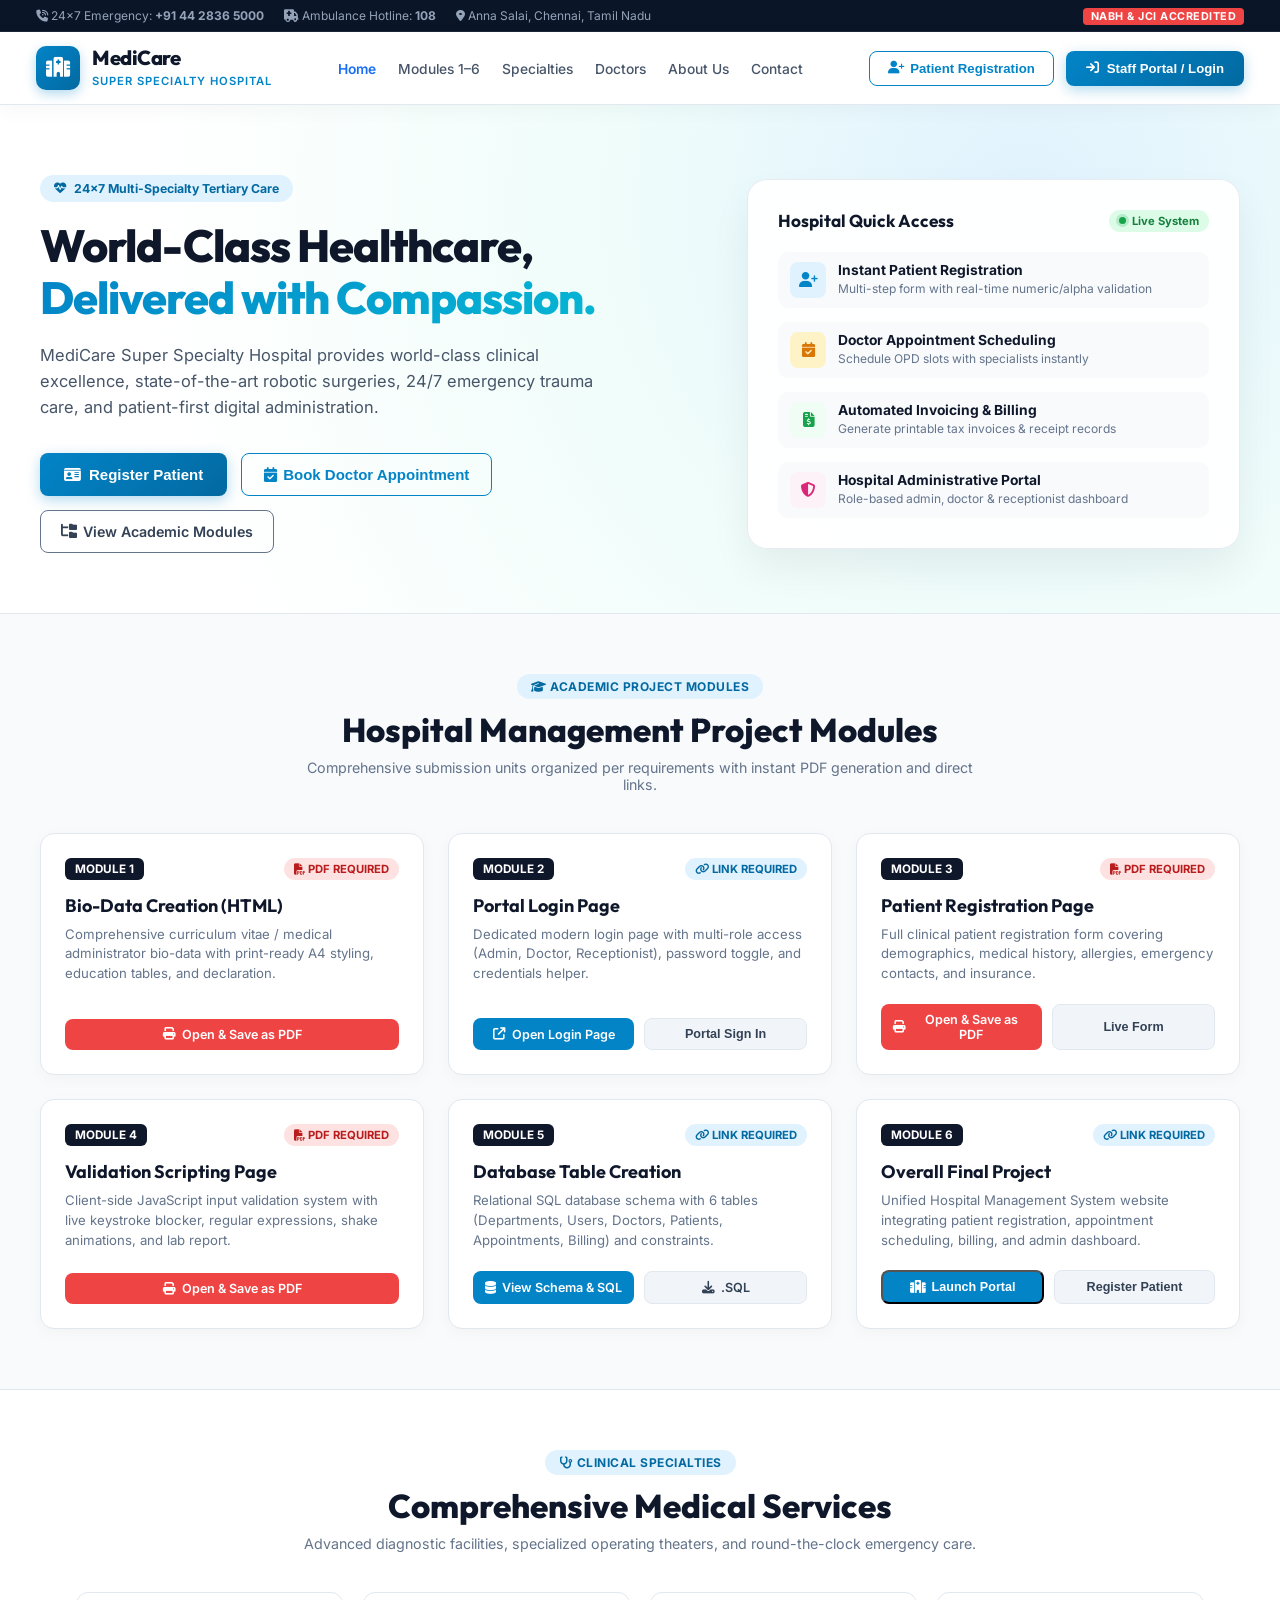
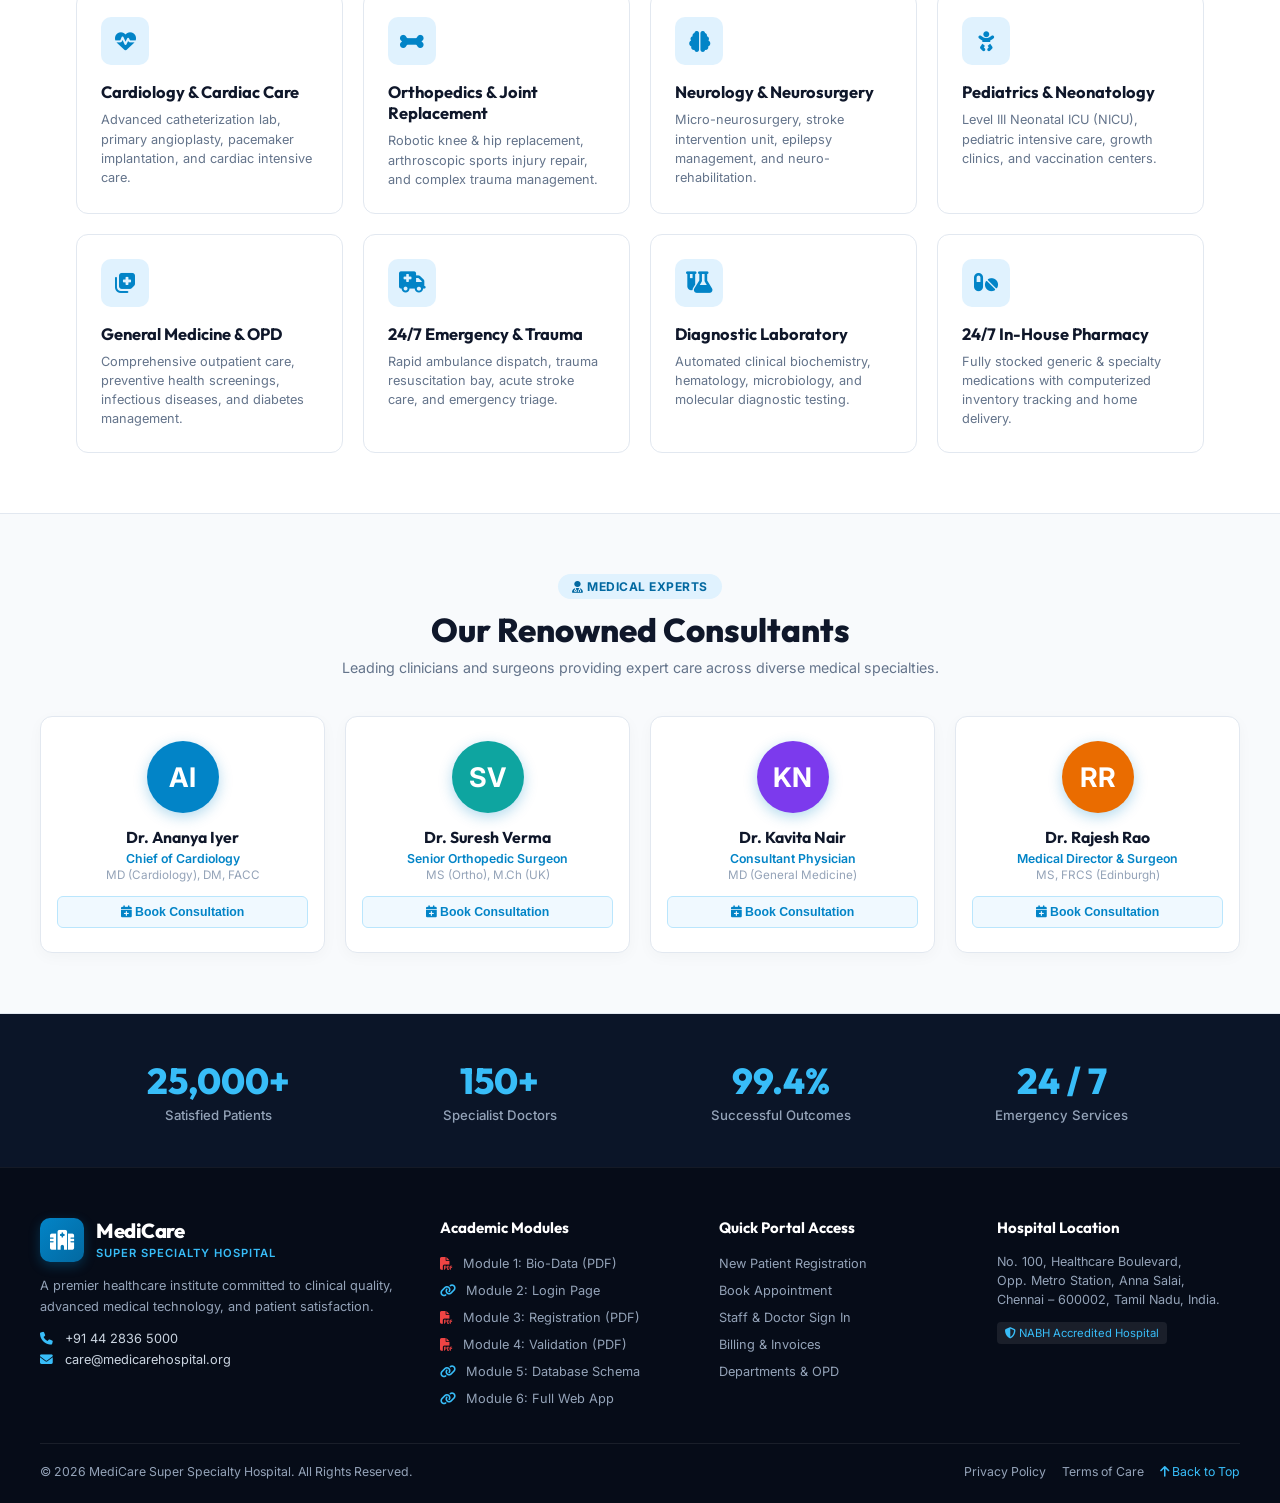
<file: index.html>
<!DOCTYPE html>
<html lang="en">
<head>
  <meta charset="UTF-8" />
  <meta name="viewport" content="width=device-width, initial-scale=1.0" />
  <meta name="description" content="MediCare Hospital – A modern hospital management system for patient registration, appointments, and billing." />
  <title>MediCare Hospital – Management System</title>
  <link rel="stylesheet" href="style.css" />
  <link href="https://fonts.googleapis.com/css2?family=Inter:wght@300;400;500;600;700;800&family=Outfit:wght@300;400;600;700;800&display=swap" rel="stylesheet" />
  <link rel="stylesheet" href="https://cdnjs.cloudflare.com/ajax/libs/font-awesome/6.5.0/css/all.min.css" />
</head>
<body>

  <!-- ===== PUBLIC HOSPITAL WEBSITE ===== -->
  <div id="websitePage" class="page active">
    
    <!-- Top Emergency Ribbon -->
    <div class="web-top-ribbon">
      <div class="ribbon-left">
        <span><i class="fa fa-phone-volume"></i> 24x7 Emergency: <strong>+91 44 2836 5000</strong></span>
        <span><i class="fa fa-ambulance"></i> Ambulance Hotline: <strong>108</strong></span>
        <span><i class="fa fa-location-dot"></i> Anna Salai, Chennai, Tamil Nadu</span>
      </div>
      <div>
        <span class="emergency-tag">NABH &amp; JCI ACCREDITED</span>
      </div>
    </div>

    <!-- Main Navigation Bar -->
    <header class="web-navbar">
      <a href="#" class="web-brand" onclick="navigateToWebsite(); return false;">
        <div class="web-brand-icon"><i class="fa-solid fa-hospital"></i></div>
        <div class="web-brand-text">
          <h2>MediCare</h2>
          <span>Super Specialty Hospital</span>
        </div>
      </a>
      <ul class="web-nav-links">
        <li><a href="#webHero" class="active-link">Home</a></li>
        <li><a href="#modulesSection">Modules 1–6</a></li>
        <li><a href="#servicesSection">Specialties</a></li>
        <li><a href="#doctorsSection">Doctors</a></li>
        <li><a href="#aboutSection">About Us</a></li>
        <li><a href="#contactSection">Contact</a></li>
      </ul>
      <div class="web-nav-actions">
        <button class="btn-web-outline" onclick="navigateToRegister()">
          <i class="fa fa-user-plus"></i> Patient Registration
        </button>
        <button class="btn-web-primary" onclick="navigateToLogin()">
          <i class="fa fa-arrow-right-to-bracket"></i> Staff Portal / Login
        </button>
      </div>
    </header>

    <!-- Hero Section -->
    <section class="web-hero" id="webHero">
      <div class="web-hero-container">
        <div class="web-hero-content">
          <div class="web-hero-badge"><i class="fa fa-heart-pulse"></i> 24x7 Multi-Specialty Tertiary Care</div>
          <h1>World-Class Healthcare, <span>Delivered with Compassion.</span></h1>
          <p>
            MediCare Super Specialty Hospital provides world-class clinical excellence, state-of-the-art robotic surgeries, 24/7 emergency trauma care, and patient-first digital administration.
          </p>
          <div class="web-hero-ctas">
            <button class="btn-web-primary" onclick="navigateToRegister()" style="padding: 13px 24px; font-size: 1rem;">
              <i class="fa fa-id-card"></i> Register Patient
            </button>
            <button class="btn-web-outline" onclick="navigateToAppt()" style="padding: 12px 22px; font-size: 1rem;">
              <i class="fa fa-calendar-check"></i> Book Doctor Appointment
            </button>
            <a href="#modulesSection" class="btn-web-outline" style="padding: 12px 20px; font-size: 0.95rem; border-color: #64748b; color: #334155;">
              <i class="fa fa-folder-tree"></i> View Academic Modules
            </a>
          </div>
        </div>

        <div class="web-hero-card">
          <div class="hero-card-header">
            <h3>Hospital Quick Access</h3>
            <span class="hero-live-badge">Live System</span>
          </div>
          <div class="quick-feature-list">
            <div class="quick-feat-item" style="cursor:pointer;" onclick="navigateToRegister()">
              <div class="feat-icon-box" style="background:#e0f2fe; color:#0284c7;"><i class="fa fa-user-plus"></i></div>
              <div>
                <strong style="font-size:0.92rem; color:#0f172a; display:block;">Instant Patient Registration</strong>
                <span style="font-size:0.8rem; color:#64748b;">Multi-step form with real-time numeric/alpha validation</span>
              </div>
            </div>
            <div class="quick-feat-item" style="cursor:pointer;" onclick="navigateToAppt()">
              <div class="feat-icon-box" style="background:#fef3c7; color:#d97706;"><i class="fa fa-calendar-check"></i></div>
              <div>
                <strong style="font-size:0.92rem; color:#0f172a; display:block;">Doctor Appointment Scheduling</strong>
                <span style="font-size:0.8rem; color:#64748b;">Schedule OPD slots with specialists instantly</span>
              </div>
            </div>
            <div class="quick-feat-item" style="cursor:pointer;" onclick="navigateToLogin()">
              <div class="feat-icon-box" style="background:#f0fdf4; color:#16a34a;"><i class="fa fa-file-invoice-dollar"></i></div>
              <div>
                <strong style="font-size:0.92rem; color:#0f172a; display:block;">Automated Invoicing &amp; Billing</strong>
                <span style="font-size:0.8rem; color:#64748b;">Generate printable tax invoices &amp; receipt records</span>
              </div>
            </div>
            <div class="quick-feat-item" style="cursor:pointer;" onclick="navigateToLogin()">
              <div class="feat-icon-box" style="background:#fdf2f8; color:#db2777;"><i class="fa fa-shield-halved"></i></div>
              <div>
                <strong style="font-size:0.92rem; color:#0f172a; display:block;">Hospital Administrative Portal</strong>
                <span style="font-size:0.8rem; color:#64748b;">Role-based admin, doctor &amp; receptionist dashboard</span>
              </div>
            </div>
          </div>
        </div>
      </div>
    </section>

    <!-- Academic Modules Section (6 Modules) -->
    <section class="web-modules-section" id="modulesSection">
      <div class="section-intro-center">
        <span class="section-pill"><i class="fa fa-graduation-cap"></i> Academic Project Modules</span>
        <h2>Hospital Management Project Modules</h2>
        <p>Comprehensive submission units organized per requirements with instant PDF generation and direct links.</p>
      </div>

      <div class="modules-card-grid">
        <!-- Module 1 -->
        <div class="module-box">
          <div>
            <div class="module-box-top">
              <span class="mod-num-tag">MODULE 1</span>
              <span class="mod-format-badge format-pdf"><i class="fa fa-file-pdf"></i> PDF REQUIRED</span>
            </div>
            <h3>Bio-Data Creation (HTML)</h3>
            <p>Comprehensive curriculum vitae / medical administrator bio-data with print-ready A4 styling, education tables, and declaration.</p>
          </div>
          <div class="module-actions">
            <a href="module1_biodata.html" target="_blank" class="btn-mod-action btn-mod-pdf">
              <i class="fa fa-print"></i> Open &amp; Save as PDF
            </a>
          </div>
        </div>

        <!-- Module 2 -->
        <div class="module-box">
          <div>
            <div class="module-box-top">
              <span class="mod-num-tag">MODULE 2</span>
              <span class="mod-format-badge format-link"><i class="fa fa-link"></i> LINK REQUIRED</span>
            </div>
            <h3>Portal Login Page</h3>
            <p>Dedicated modern login page with multi-role access (Admin, Doctor, Receptionist), password toggle, and credentials helper.</p>
          </div>
          <div class="module-actions">
            <a href="module2_login.html" class="btn-mod-action btn-mod-link">
              <i class="fa fa-arrow-up-right-from-square"></i> Open Login Page
            </a>
            <button onclick="navigateToLogin()" class="btn-mod-action btn-mod-sub">Portal Sign In</button>
          </div>
        </div>

        <!-- Module 3 -->
        <div class="module-box">
          <div>
            <div class="module-box-top">
              <span class="mod-num-tag">MODULE 3</span>
              <span class="mod-format-badge format-pdf"><i class="fa fa-file-pdf"></i> PDF REQUIRED</span>
            </div>
            <h3>Patient Registration Page</h3>
            <p>Full clinical patient registration form covering demographics, medical history, allergies, emergency contacts, and insurance.</p>
          </div>
          <div class="module-actions">
            <a href="module3_registration.html" target="_blank" class="btn-mod-action btn-mod-pdf">
              <i class="fa fa-print"></i> Open &amp; Save as PDF
            </a>
            <button onclick="navigateToRegister()" class="btn-mod-action btn-mod-sub">Live Form</button>
          </div>
        </div>

        <!-- Module 4 -->
        <div class="module-box">
          <div>
            <div class="module-box-top">
              <span class="mod-num-tag">MODULE 4</span>
              <span class="mod-format-badge format-pdf"><i class="fa fa-file-pdf"></i> PDF REQUIRED</span>
            </div>
            <h3>Validation Scripting Page</h3>
            <p>Client-side JavaScript input validation system with live keystroke blocker, regular expressions, shake animations, and lab report.</p>
          </div>
          <div class="module-actions">
            <a href="module4_validation.html" target="_blank" class="btn-mod-action btn-mod-pdf">
              <i class="fa fa-print"></i> Open &amp; Save as PDF
            </a>
          </div>
        </div>

        <!-- Module 5 -->
        <div class="module-box">
          <div>
            <div class="module-box-top">
              <span class="mod-num-tag">MODULE 5</span>
              <span class="mod-format-badge format-link"><i class="fa fa-link"></i> LINK REQUIRED</span>
            </div>
            <h3>Database Table Creation</h3>
            <p>Relational SQL database schema with 6 tables (Departments, Users, Doctors, Patients, Appointments, Billing) and constraints.</p>
          </div>
          <div class="module-actions">
            <a href="module5_database.html" class="btn-mod-action btn-mod-link">
              <i class="fa fa-database"></i> View Schema &amp; SQL
            </a>
            <a href="module5_database.sql" download class="btn-mod-action btn-mod-sub"><i class="fa fa-download"></i> .SQL</a>
          </div>
        </div>

        <!-- Module 6 -->
        <div class="module-box">
          <div>
            <div class="module-box-top">
              <span class="mod-num-tag">MODULE 6</span>
              <span class="mod-format-badge format-link"><i class="fa fa-link"></i> LINK REQUIRED</span>
            </div>
            <h3>Overall Final Project</h3>
            <p>Unified Hospital Management System website integrating patient registration, appointment scheduling, billing, and admin dashboard.</p>
          </div>
          <div class="module-actions">
            <button onclick="navigateToLogin()" class="btn-mod-action btn-mod-link">
              <i class="fa fa-hospital"></i> Launch Portal
            </button>
            <button onclick="navigateToRegister()" class="btn-mod-action btn-mod-sub">Register Patient</button>
          </div>
        </div>
      </div>
    </section>

    <!-- Specialties / Clinical Services -->
    <section class="web-services-section" id="servicesSection">
      <div class="section-intro-center">
        <span class="section-pill"><i class="fa fa-stethoscope"></i> Clinical Specialties</span>
        <h2>Comprehensive Medical Services</h2>
        <p>Advanced diagnostic facilities, specialized operating theaters, and round-the-clock emergency care.</p>
      </div>

      <div class="services-grid">
        <div class="service-card">
          <div class="service-icon"><i class="fa fa-heart-pulse"></i></div>
          <h4>Cardiology &amp; Cardiac Care</h4>
          <p>Advanced catheterization lab, primary angioplasty, pacemaker implantation, and cardiac intensive care.</p>
        </div>
        <div class="service-card">
          <div class="service-icon"><i class="fa fa-bone"></i></div>
          <h4>Orthopedics &amp; Joint Replacement</h4>
          <p>Robotic knee &amp; hip replacement, arthroscopic sports injury repair, and complex trauma management.</p>
        </div>
        <div class="service-card">
          <div class="service-icon"><i class="fa fa-brain"></i></div>
          <h4>Neurology &amp; Neurosurgery</h4>
          <p>Micro-neurosurgery, stroke intervention unit, epilepsy management, and neuro-rehabilitation.</p>
        </div>
        <div class="service-card">
          <div class="service-icon"><i class="fa fa-baby"></i></div>
          <h4>Pediatrics &amp; Neonatology</h4>
          <p>Level III Neonatal ICU (NICU), pediatric intensive care, growth clinics, and vaccination centers.</p>
        </div>
        <div class="service-card">
          <div class="service-icon"><i class="fa fa-notes-medical"></i></div>
          <h4>General Medicine &amp; OPD</h4>
          <p>Comprehensive outpatient care, preventive health screenings, infectious diseases, and diabetes management.</p>
        </div>
        <div class="service-card">
          <div class="service-icon"><i class="fa fa-truck-medical"></i></div>
          <h4>24/7 Emergency &amp; Trauma</h4>
          <p>Rapid ambulance dispatch, trauma resuscitation bay, acute stroke care, and emergency triage.</p>
        </div>
        <div class="service-card">
          <div class="service-icon"><i class="fa fa-flask-vial"></i></div>
          <h4>Diagnostic Laboratory</h4>
          <p>Automated clinical biochemistry, hematology, microbiology, and molecular diagnostic testing.</p>
        </div>
        <div class="service-card">
          <div class="service-icon"><i class="fa fa-pills"></i></div>
          <h4>24/7 In-House Pharmacy</h4>
          <p>Fully stocked generic &amp; specialty medications with computerized inventory tracking and home delivery.</p>
        </div>
      </div>
    </section>

    <!-- Doctors Section -->
    <section class="web-doctors-section" id="doctorsSection">
      <div class="section-intro-center">
        <span class="section-pill"><i class="fa fa-user-doctor"></i> Medical Experts</span>
        <h2>Our Renowned Consultants</h2>
        <p>Leading clinicians and surgeons providing expert care across diverse medical specialties.</p>
      </div>

      <div class="doctors-grid">
        <div class="doctor-profile-card">
          <div class="doc-avatar-circle">AI</div>
          <h4>Dr. Ananya Iyer</h4>
          <div class="doc-specialty">Chief of Cardiology</div>
          <div class="doc-qual">MD (Cardiology), DM, FACC</div>
          <button class="btn-doc-book" onclick="navigateToAppt()"><i class="fa fa-calendar-plus"></i> Book Consultation</button>
        </div>
        <div class="doctor-profile-card">
          <div class="doc-avatar-circle" style="background:#0ea5a0;">SV</div>
          <h4>Dr. Suresh Verma</h4>
          <div class="doc-specialty">Senior Orthopedic Surgeon</div>
          <div class="doc-qual">MS (Ortho), M.Ch (UK)</div>
          <button class="btn-doc-book" onclick="navigateToAppt()"><i class="fa fa-calendar-plus"></i> Book Consultation</button>
        </div>
        <div class="doctor-profile-card">
          <div class="doc-avatar-circle" style="background:#7c3aed;">KN</div>
          <h4>Dr. Kavita Nair</h4>
          <div class="doc-specialty">Consultant Physician</div>
          <div class="doc-qual">MD (General Medicine)</div>
          <button class="btn-doc-book" onclick="navigateToAppt()"><i class="fa fa-calendar-plus"></i> Book Consultation</button>
        </div>
        <div class="doctor-profile-card">
          <div class="doc-avatar-circle" style="background:#ea6c00;">RR</div>
          <h4>Dr. Rajesh Rao</h4>
          <div class="doc-specialty">Medical Director &amp; Surgeon</div>
          <div class="doc-qual">MS, FRCS (Edinburgh)</div>
          <button class="btn-doc-book" onclick="navigateToAppt()"><i class="fa fa-calendar-plus"></i> Book Consultation</button>
        </div>
      </div>
    </section>

    <!-- Stats Banner -->
    <section class="web-stats-banner">
      <div class="web-stats-grid">
        <div class="stat-counter-box">
          <h3>25,000+</h3>
          <p>Satisfied Patients</p>
        </div>
        <div class="stat-counter-box">
          <h3>150+</h3>
          <p>Specialist Doctors</p>
        </div>
        <div class="stat-counter-box">
          <h3>99.4%</h3>
          <p>Successful Outcomes</p>
        </div>
        <div class="stat-counter-box">
          <h3>24 / 7</h3>
          <p>Emergency Services</p>
        </div>
      </div>
    </section>

    <!-- Footer -->
    <footer class="web-footer" id="contactSection">
      <div class="footer-container">
        <div class="footer-col">
          <div class="web-brand" style="margin-bottom:14px;">
            <div class="web-brand-icon"><i class="fa-solid fa-hospital"></i></div>
            <div class="web-brand-text">
              <h2 style="color:white;">MediCare</h2>
              <span style="color:#38bdf8;">Super Specialty Hospital</span>
            </div>
          </div>
          <p style="font-size:0.85rem; line-height:1.6; color:#94a3b8;">
            A premier healthcare institute committed to clinical quality, advanced medical technology, and patient satisfaction.
          </p>
          <div style="margin-top:14px; font-size:0.85rem; color:#cbd5e1;">
            <div><i class="fa fa-phone" style="color:#38bdf8; margin-right:8px;"></i> +91 44 2836 5000</div>
            <div style="margin-top:6px;"><i class="fa fa-envelope" style="color:#38bdf8; margin-right:8px;"></i> care@medicarehospital.org</div>
          </div>
        </div>

        <div class="footer-col">
          <h5>Academic Modules</h5>
          <ul>
            <li><a href="module1_biodata.html" target="_blank"><i class="fa fa-file-pdf" style="color:#ef4444; margin-right:6px;"></i> Module 1: Bio-Data (PDF)</a></li>
            <li><a href="module2_login.html"><i class="fa fa-link" style="color:#38bdf8; margin-right:6px;"></i> Module 2: Login Page</a></li>
            <li><a href="module3_registration.html" target="_blank"><i class="fa fa-file-pdf" style="color:#ef4444; margin-right:6px;"></i> Module 3: Registration (PDF)</a></li>
            <li><a href="module4_validation.html" target="_blank"><i class="fa fa-file-pdf" style="color:#ef4444; margin-right:6px;"></i> Module 4: Validation (PDF)</a></li>
            <li><a href="module5_database.html"><i class="fa fa-link" style="color:#38bdf8; margin-right:6px;"></i> Module 5: Database Schema</a></li>
            <li><a href="#" onclick="navigateToLogin(); return false;"><i class="fa fa-link" style="color:#38bdf8; margin-right:6px;"></i> Module 6: Full Web App</a></li>
          </ul>
        </div>

        <div class="footer-col">
          <h5>Quick Portal Access</h5>
          <ul>
            <li><a href="#" onclick="navigateToRegister(); return false;">New Patient Registration</a></li>
            <li><a href="#" onclick="navigateToAppt(); return false;">Book Appointment</a></li>
            <li><a href="#" onclick="navigateToLogin(); return false;">Staff &amp; Doctor Sign In</a></li>
            <li><a href="#" onclick="navigateToLogin(); return false;">Billing &amp; Invoices</a></li>
            <li><a href="#servicesSection">Departments &amp; OPD</a></li>
          </ul>
        </div>

        <div class="footer-col" id="aboutSection">
          <h5>Hospital Location</h5>
          <p style="font-size:0.84rem; line-height:1.5; color:#94a3b8;">
            No. 100, Healthcare Boulevard,<br/>
            Opp. Metro Station, Anna Salai,<br/>
            Chennai – 600002, Tamil Nadu, India.
          </p>
          <div style="margin-top:12px;">
            <span style="display:inline-block; background:rgba(255,255,255,0.08); padding:4px 8px; border-radius:4px; font-size:0.75rem; color:#38bdf8;">
              <i class="fa fa-shield-halved"></i> NABH Accredited Hospital
            </span>
          </div>
        </div>
      </div>

      <div class="footer-bottom">
        <div>&copy; 2026 MediCare Super Specialty Hospital. All Rights Reserved.</div>
        <div style="display:flex; gap:16px;">
          <a href="#" style="color:#94a3b8; text-decoration:none;">Privacy Policy</a>
          <a href="#" style="color:#94a3b8; text-decoration:none;">Terms of Care</a>
          <a href="#webHero" style="color:#38bdf8; text-decoration:none;"><i class="fa fa-arrow-up"></i> Back to Top</a>
        </div>
      </div>
    </footer>
  </div>

  <!-- ===== LOGIN PAGE ===== -->
  <div id="loginPage" class="page">
    <div style="position: absolute; top: 20px; left: 24px; z-index: 100;">
      <button onclick="navigateToWebsite()" class="btn-web-outline" style="background: rgba(11,21,40,0.8); color: white; border-color: rgba(255,255,255,0.2);">
        <i class="fa fa-arrow-left"></i> Back to Hospital Website
      </button>
    </div>
    <div class="login-bg">

      <div class="login-particles"></div>
      <div class="login-container">
        <div class="login-left">
          <div class="login-brand">
            <div class="brand-logo">
              <i class="fa-solid fa-cross"></i>
            </div>
            <h1>MediCare<br/><span>Hospital</span></h1>
          </div>
          <p class="login-tagline">Excellence in Healthcare, Compassion in Care</p>
          <div class="login-stats">
            <div class="stat-item"><span class="stat-number">20K+</span><span class="stat-label">Patients Served</span></div>
            <div class="stat-item"><span class="stat-number">150+</span><span class="stat-label">Expert Doctors</span></div>
            <div class="stat-item"><span class="stat-number">98%</span><span class="stat-label">Success Rate</span></div>
          </div>
        </div>
        <div class="login-right">
          <div class="login-card">
            <div class="login-card-header">
              <h2>Welcome Back</h2>
              <p>Sign in to your hospital portal</p>
            </div>
            <form id="loginForm" onsubmit="handleLogin(event)">
              <div class="form-group">
                <label for="loginRole">Login As</label>
                <div class="select-wrapper">
                  <select id="loginRole">
                    <option value="admin">Administrator</option>
                    <option value="doctor">Doctor</option>
                    <option value="receptionist">Receptionist</option>
                  </select>
                  <i class="fa fa-chevron-down"></i>
                </div>
              </div>
              <div class="form-group">
                <label for="loginUsername">Username / Email</label>
                <div class="input-icon-wrap">
                  <i class="fa fa-user"></i>
                  <input type="text" id="loginUsername" placeholder="admin@medicare.com" required />
                </div>
              </div>
              <div class="form-group">
                <label for="loginPassword">Password</label>
                <div class="input-icon-wrap">
                  <i class="fa fa-lock"></i>
                  <input type="password" id="loginPassword" placeholder="••••••••" required />
                  <button type="button" class="toggle-pw" onclick="togglePassword()"><i class="fa fa-eye" id="eyeIcon"></i></button>
                </div>
              </div>
              <div class="form-check-row">
                <label class="checkbox-label"><input type="checkbox" id="rememberMe"/> Remember me</label>
                <a href="#" class="forgot-link">Forgot Password?</a>
              </div>
              <button type="submit" class="btn-primary btn-full" id="loginBtn">
                <span>Sign In</span><i class="fa fa-arrow-right"></i>
              </button>
              <div class="login-hint">
                <i class="fa fa-info-circle"></i>
                Demo: any username &amp; password → <b>admin</b>
              </div>
            </form>
          </div>
        </div>
      </div>
    </div>
  </div>

  <!-- ===== MAIN APP (after login) ===== -->
  <div id="mainApp" class="page">

    <!-- SIDEBAR -->
    <aside class="sidebar" id="sidebar">
      <div class="sidebar-brand">
        <div class="sidebar-logo"><i class="fa-solid fa-cross"></i></div>
        <div>
          <span class="sidebar-title">MediCare</span>
          <span class="sidebar-sub">Hospital</span>
        </div>
      </div>
      <nav class="sidebar-nav">
        <div class="nav-section-label">Main Menu</div>
        <a href="#" class="nav-item active" onclick="showSection('dashboard', this)" id="nav-dashboard">
          <i class="fa fa-gauge-high"></i><span>Dashboard</span>
        </a>
        <a href="#" class="nav-item" onclick="showSection('registration', this)" id="nav-registration">
          <i class="fa fa-user-plus"></i><span>Patient Registration</span>
        </a>
        <a href="#" class="nav-item" onclick="showSection('appointments', this)" id="nav-appointments">
          <i class="fa fa-calendar-check"></i><span>Appointments</span>
          <span class="badge" id="apptBadge">0</span>
        </a>
        <a href="#" class="nav-item" onclick="showSection('patients', this)" id="nav-patients">
          <i class="fa fa-hospital-user"></i><span>Patient List</span>
        </a>
        <div class="nav-section-label">Finance</div>
        <a href="#" class="nav-item" onclick="showSection('billing', this)" id="nav-billing">
          <i class="fa fa-file-invoice-dollar"></i><span>Billing</span>
        </a>
        <a href="#" class="nav-item" onclick="showSection('reports', this)" id="nav-reports">
          <i class="fa fa-chart-line"></i><span>Reports</span>
        </a>
        <div class="nav-section-label">Hospital Website</div>
        <a href="#" class="nav-item" onclick="navigateToWebsite()">
          <i class="fa fa-globe"></i><span>Hospital Homepage</span>
        </a>
        <a href="module1_biodata.html" target="_blank" class="nav-item">
          <i class="fa fa-file-pdf" style="color:#ef4444;"></i><span>Module 1: Bio-Data</span>
        </a>
        <a href="module2_login.html" target="_blank" class="nav-item">
          <i class="fa fa-link" style="color:#38bdf8;"></i><span>Module 2: Login Page</span>
        </a>
        <a href="module3_registration.html" target="_blank" class="nav-item">
          <i class="fa fa-file-pdf" style="color:#ef4444;"></i><span>Module 3: Registration</span>
        </a>
        <a href="module4_validation.html" target="_blank" class="nav-item">
          <i class="fa fa-file-pdf" style="color:#ef4444;"></i><span>Module 4: Validation</span>
        </a>
        <a href="module5_database.html" target="_blank" class="nav-item">
          <i class="fa fa-database" style="color:#10b981;"></i><span>Module 5: Database</span>
        </a>
        <a href="#" class="nav-item logout-item" onclick="handleLogout()">
          <i class="fa fa-right-from-bracket"></i><span>Logout</span>
        </a>
      </nav>
    </aside>

    <!-- TOP NAV -->
    <div class="main-content" id="mainContent">
      <header class="topbar">
        <button class="hamburger" onclick="toggleSidebar()" id="hamburgerBtn"><i class="fa fa-bars"></i></button>
        <div class="topbar-search">
          <i class="fa fa-magnifying-glass"></i>
          <input type="text" placeholder="Search patients, appointments…" id="globalSearch" oninput="globalSearchFn()" />
        </div>
        <div class="topbar-right">
          <div class="topbar-date"><i class="fa fa-calendar"></i> <span id="currentDate"></span></div>
          <button class="notif-btn" onclick="toggleNotif()">
            <i class="fa fa-bell"></i>
            <span class="notif-dot" id="notifDot"></span>
          </button>
          <div class="user-avatar" id="userAvatar" onclick="toggleUserMenu()">
            <span id="avatarInitial">A</span>
            <span id="avatarName">Admin</span>
            <i class="fa fa-chevron-down"></i>
          </div>
        </div>
        <!-- Notification dropdown -->
        <div class="notif-dropdown" id="notifDropdown">
          <div class="notif-header"><span>Notifications</span><button onclick="clearNotifs()">Clear All</button></div>
          <div id="notifList"></div>
        </div>
        <!-- User menu -->
        <div class="user-dropdown" id="userDropdown">
          <div class="user-info-dd">
            <div class="ud-avatar" id="udAvatar">A</div>
            <div><p id="udName">Administrator</p><small id="udEmail">admin@medicare.com</small></div>
          </div>
          <hr/>
          <a href="#" onclick="handleLogout()"><i class="fa fa-right-from-bracket"></i> Logout</a>
        </div>
      </header>

      <!-- =========== SECTIONS =========== -->

      <!-- DASHBOARD -->
      <section id="secDashboard" class="section active">
        <div class="section-header">
          <div>
            <h2>Dashboard</h2>
            <p>Welcome back! Here's what's happening today.</p>
          </div>
          <div class="section-header-actions">
            <button class="btn-outline" onclick="exportDashboard()"><i class="fa fa-download"></i> Export</button>
          </div>
        </div>

        <!-- KPI Cards -->
        <div class="kpi-grid">
          <div class="kpi-card kpi-blue">
            <div class="kpi-icon"><i class="fa fa-hospital-user"></i></div>
            <div class="kpi-info">
              <span class="kpi-label">Total Patients</span>
              <span class="kpi-value" id="kpiPatients">0</span>
              <span class="kpi-change positive"><i class="fa fa-arrow-up"></i> 12% this month</span>
            </div>
          </div>
          <div class="kpi-card kpi-teal">
            <div class="kpi-icon"><i class="fa fa-calendar-check"></i></div>
            <div class="kpi-info">
              <span class="kpi-label">Appointments Today</span>
              <span class="kpi-value" id="kpiAppts">0</span>
              <span class="kpi-change positive"><i class="fa fa-arrow-up"></i> 5 pending</span>
            </div>
          </div>
          <div class="kpi-card kpi-green">
            <div class="kpi-icon"><i class="fa fa-indian-rupee-sign"></i></div>
            <div class="kpi-info">
              <span class="kpi-label">Revenue Today</span>
              <span class="kpi-value" id="kpiRevenue">₹0</span>
              <span class="kpi-change positive"><i class="fa fa-arrow-up"></i> 8% vs yesterday</span>
            </div>
          </div>
          <div class="kpi-card kpi-orange">
            <div class="kpi-icon"><i class="fa fa-user-doctor"></i></div>
            <div class="kpi-info">
              <span class="kpi-label">Doctors Available</span>
              <span class="kpi-value" id="kpiDoctors">8</span>
              <span class="kpi-change neutral"><i class="fa fa-minus"></i> Out of 12</span>
            </div>
          </div>
        </div>

        <!-- Recent + Quick Actions -->
        <div class="dash-grid">
          <div class="dash-card">
            <div class="dash-card-header">
              <h3><i class="fa fa-clock-rotate-left"></i> Recent Patients</h3>
              <button class="btn-text" onclick="showSection('patients', document.getElementById('nav-patients'))">View All</button>
            </div>
            <div id="recentPatientsList" class="recent-list"></div>
          </div>
          <div class="dash-card">
            <div class="dash-card-header">
              <h3><i class="fa fa-bolt"></i> Quick Actions</h3>
            </div>
            <div class="quick-actions-grid">
              <button class="qa-btn" onclick="showSection('registration', document.getElementById('nav-registration'))">
                <i class="fa fa-user-plus"></i><span>Register Patient</span>
              </button>
              <button class="qa-btn" onclick="showSection('appointments', document.getElementById('nav-appointments'))">
                <i class="fa fa-calendar-plus"></i><span>New Appointment</span>
              </button>
              <button class="qa-btn" onclick="showSection('billing', document.getElementById('nav-billing'))">
                <i class="fa fa-file-invoice"></i><span>Generate Bill</span>
              </button>
              <button class="qa-btn" onclick="showSection('reports', document.getElementById('nav-reports'))">
                <i class="fa fa-chart-pie"></i><span>View Reports</span>
              </button>
            </div>
          </div>
        </div>

        <!-- Upcoming Appointments -->
        <div class="dash-card mt-20">
          <div class="dash-card-header">
            <h3><i class="fa fa-calendar-days"></i> Upcoming Appointments</h3>
            <button class="btn-text" onclick="showSection('appointments', document.getElementById('nav-appointments'))">Manage</button>
          </div>
          <div class="table-wrapper">
            <table class="data-table" id="dashApptTable">
              <thead><tr><th>Patient</th><th>Doctor</th><th>Date</th><th>Time</th><th>Status</th></tr></thead>
              <tbody id="dashApptBody"></tbody>
            </table>
          </div>
        </div>
      </section>

      <!-- PATIENT REGISTRATION -->
      <section id="secRegistration" class="section">
        <div class="section-header">
          <div>
            <h2>Patient Registration</h2>
            <p>Register new patients into the system</p>
          </div>
          <div class="section-header-actions">
            <button class="btn-outline" onclick="resetRegistrationForm()"><i class="fa fa-rotate-left"></i> Reset</button>
          </div>
        </div>

        <div class="form-card">
          <form id="registrationForm" onsubmit="handleRegistration(event)">

            <!-- Progress Steps -->
            <div class="form-steps">
              <div class="step active" id="step1Indicator"><span class="step-num">1</span><span class="step-label">Personal Info</span></div>
              <div class="step-line"></div>
              <div class="step" id="step2Indicator"><span class="step-num">2</span><span class="step-label">Medical Info</span></div>
              <div class="step-line"></div>
              <div class="step" id="step3Indicator"><span class="step-num">3</span><span class="step-label">Emergency Contact</span></div>
            </div>

            <!-- Step 1: Personal Info -->
            <div class="form-step-content" id="regStep1">
              <h3 class="step-title"><i class="fa fa-user"></i> Personal Information</h3>
              <div class="form-grid-3">
                <div class="form-group">
                  <label for="regFirstName">First Name <span class="required">*</span></label>
                  <input type="text" id="regFirstName" placeholder="Enter first name" required />
                </div>
                <div class="form-group">
                  <label for="regMiddleName">Middle Name</label>
                  <input type="text" id="regMiddleName" placeholder="Enter middle name" />
                </div>
                <div class="form-group">
                  <label for="regLastName">Last Name <span class="required">*</span></label>
                  <input type="text" id="regLastName" placeholder="Enter last name" required />
                </div>
              </div>
              <div class="form-grid-3">
                <div class="form-group">
                  <label for="regDOB">Date of Birth <span class="required">*</span></label>
                  <input type="date" id="regDOB" required onchange="calculateAge()" />
                </div>
                <div class="form-group">
                  <label for="regAge">Age</label>
                  <input type="number" id="regAge" placeholder="Auto-calculated" readonly />
                </div>
                <div class="form-group">
                  <label for="regGender">Gender <span class="required">*</span></label>
                  <div class="select-wrapper">
                    <select id="regGender" required>
                      <option value="">Select Gender</option>
                      <option>Male</option>
                      <option>Female</option>
                      <option>Other</option>
                    </select>
                    <i class="fa fa-chevron-down"></i>
                  </div>
                </div>
              </div>
              <div class="form-grid-2">
                <div class="form-group">
                  <label for="regPhone">Phone Number <span class="required">*</span></label>
                  <div class="input-icon-wrap">
                    <i class="fa fa-phone"></i>
                    <input type="tel" id="regPhone" placeholder="+91 98765 43210" required pattern="[0-9+\-\s]{10,15}" />
                  </div>
                </div>
                <div class="form-group">
                  <label for="regEmail">Email Address</label>
                  <div class="input-icon-wrap">
                    <i class="fa fa-envelope"></i>
                    <input type="email" id="regEmail" placeholder="patient@email.com" />
                  </div>
                </div>
              </div>
              <div class="form-grid-2">
                <div class="form-group">
                  <label for="regBloodGroup">Blood Group <span class="required">*</span></label>
                  <div class="select-wrapper">
                    <select id="regBloodGroup" required>
                      <option value="">Select Blood Group</option>
                      <option>A+</option><option>A-</option>
                      <option>B+</option><option>B-</option>
                      <option>AB+</option><option>AB-</option>
                      <option>O+</option><option>O-</option>
                    </select>
                    <i class="fa fa-chevron-down"></i>
                  </div>
                </div>
                <div class="form-group">
                  <label for="regMarital">Marital Status</label>
                  <div class="select-wrapper">
                    <select id="regMarital">
                      <option value="">Select Status</option>
                      <option>Single</option><option>Married</option>
                      <option>Divorced</option><option>Widowed</option>
                    </select>
                    <i class="fa fa-chevron-down"></i>
                  </div>
                </div>
              </div>
              <div class="form-group">
                <label for="regAddress">Address <span class="required">*</span></label>
                <textarea id="regAddress" rows="3" placeholder="Enter full address including city, state, pincode" required></textarea>
              </div>
              <div class="form-grid-2">
                <div class="form-group">
                  <label for="regCity">City <span class="required">*</span></label>
                  <input type="text" id="regCity" placeholder="City" required />
                </div>
                <div class="form-group">
                  <label for="regPincode">Pincode</label>
                  <input type="text" id="regPincode" placeholder="Pincode" pattern="[0-9]{6}" />
                </div>
              </div>
              <div class="form-nav">
                <span></span>
                <button type="button" class="btn-primary" onclick="nextStep(2)">Next <i class="fa fa-arrow-right"></i></button>
              </div>
            </div>

            <!-- Step 2: Medical Info -->
            <div class="form-step-content hidden" id="regStep2">
              <h3 class="step-title"><i class="fa fa-stethoscope"></i> Medical Information</h3>
              <div class="form-grid-2">
                <div class="form-group">
                  <label for="regDept">Department <span class="required">*</span></label>
                  <div class="select-wrapper">
                    <select id="regDept" required onchange="filterDoctorsByDept()">
                      <option value="">Select Department</option>
                      <option>General Medicine</option>
                      <option>Cardiology</option>
                      <option>Orthopedics</option>
                      <option>Neurology</option>
                      <option>Pediatrics</option>
                      <option>Gynecology</option>
                      <option>Dermatology</option>
                      <option>ENT</option>
                      <option>Ophthalmology</option>
                      <option>Dentistry</option>
                      <option>Psychiatry</option>
                    </select>
                    <i class="fa fa-chevron-down"></i>
                  </div>
                </div>
                <div class="form-group">
                  <label for="regDoctor">Consulting Doctor <span class="required">*</span></label>
                  <div class="select-wrapper">
                    <select id="regDoctor" required>
                      <option value="">Select Doctor</option>
                    </select>
                    <i class="fa fa-chevron-down"></i>
                  </div>
                </div>
              </div>
              <div class="form-grid-3">
                <div class="form-group">
                  <label for="regPatientType">Patient Type <span class="required">*</span></label>
                  <div class="select-wrapper">
                    <select id="regPatientType" required>
                      <option value="">Select Type</option>
                      <option value="Outpatient">Outpatient (OPD)</option>
                      <option value="Inpatient">Inpatient (IPD)</option>
                      <option value="Emergency">Emergency</option>
                    </select>
                    <i class="fa fa-chevron-down"></i>
                  </div>
                </div>
                <div class="form-group">
                  <label for="regAdmDate">Admission Date</label>
                  <input type="date" id="regAdmDate" />
                </div>
                <div class="form-group">
                  <label for="regWardRoom">Ward / Room No.</label>
                  <input type="text" id="regWardRoom" placeholder="e.g. Ward A, Room 102" />
                </div>
              </div>
              <div class="form-group">
                <label for="regChiefComplaint">Chief Complaint / Symptoms <span class="required">*</span></label>
                <textarea id="regChiefComplaint" rows="3" placeholder="Describe the patient's main complaint or symptoms…" required></textarea>
              </div>
              <div class="form-group">
                <label for="regMedHistory">Medical History</label>
                <textarea id="regMedHistory" rows="2" placeholder="Previous illnesses, surgeries, hospitalizations…"></textarea>
              </div>
              <div class="form-grid-2">
                <div class="form-group">
                  <label for="regAllergies">Known Allergies</label>
                  <input type="text" id="regAllergies" placeholder="e.g. Penicillin, Peanuts, None" />
                </div>
                <div class="form-group">
                  <label for="regInsurance">Insurance Provider</label>
                  <input type="text" id="regInsurance" placeholder="Insurance company name or 'Self-Pay'" />
                </div>
              </div>
              <div class="form-grid-3">
                <div class="form-group">
                  <label for="regHeight">Height (cm)</label>
                  <input type="number" id="regHeight" placeholder="170" min="30" max="250" />
                </div>
                <div class="form-group">
                  <label for="regWeight">Weight (kg)</label>
                  <input type="number" id="regWeight" placeholder="65" min="1" max="300" />
                </div>
                <div class="form-group">
                  <label>BMI</label>
                  <input type="text" id="regBMI" placeholder="Auto-calculated" readonly />
                </div>
              </div>
              <div class="form-nav">
                <button type="button" class="btn-outline" onclick="nextStep(1)"><i class="fa fa-arrow-left"></i> Back</button>
                <button type="button" class="btn-primary" onclick="nextStep(3)">Next <i class="fa fa-arrow-right"></i></button>
              </div>
            </div>

            <!-- Step 3: Emergency Contact -->
            <div class="form-step-content hidden" id="regStep3">
              <h3 class="step-title"><i class="fa fa-phone-volume"></i> Emergency Contact</h3>
              <div class="form-grid-2">
                <div class="form-group">
                  <label for="regEmgName">Contact Name <span class="required">*</span></label>
                  <input type="text" id="regEmgName" placeholder="Full name" required />
                </div>
                <div class="form-group">
                  <label for="regEmgRelation">Relationship <span class="required">*</span></label>
                  <div class="select-wrapper">
                    <select id="regEmgRelation" required>
                      <option value="">Select Relationship</option>
                      <option>Spouse</option><option>Parent</option>
                      <option>Child</option><option>Sibling</option>
                      <option>Friend</option><option>Other</option>
                    </select>
                    <i class="fa fa-chevron-down"></i>
                  </div>
                </div>
              </div>
              <div class="form-grid-2">
                <div class="form-group">
                  <label for="regEmgPhone">Contact Phone <span class="required">*</span></label>
                  <div class="input-icon-wrap">
                    <i class="fa fa-phone"></i>
                    <input type="tel" id="regEmgPhone" placeholder="+91 98765 43210" required />
                  </div>
                </div>
                <div class="form-group">
                  <label for="regEmgEmail">Contact Email</label>
                  <div class="input-icon-wrap">
                    <i class="fa fa-envelope"></i>
                    <input type="email" id="regEmgEmail" placeholder="contact@email.com" />
                  </div>
                </div>
              </div>
              <div class="form-group">
                <label for="regEmgAddress">Contact Address</label>
                <textarea id="regEmgAddress" rows="2" placeholder="Emergency contact's address"></textarea>
              </div>

              <!-- ID Proof -->
              <h3 class="step-title mt-20"><i class="fa fa-id-card"></i> Identity Proof</h3>
              <div class="form-grid-2">
                <div class="form-group">
                  <label for="regIdType">ID Type</label>
                  <div class="select-wrapper">
                    <select id="regIdType">
                      <option value="">Select ID Type</option>
                      <option>Aadhaar Card</option>
                      <option>PAN Card</option>
                      <option>Voter ID</option>
                      <option>Passport</option>
                      <option>Driving License</option>
                    </select>
                    <i class="fa fa-chevron-down"></i>
                  </div>
                </div>
                <div class="form-group">
                  <label for="regIdNumber">ID Number</label>
                  <input type="text" id="regIdNumber" placeholder="Enter ID number" />
                </div>
              </div>

              <!-- Patient Photo placeholder -->
              <div class="form-group">
                <label>Upload Photo (Optional)</label>
                <div class="upload-zone" onclick="document.getElementById('regPhoto').click()">
                  <i class="fa fa-cloud-arrow-up"></i>
                  <span>Click to upload patient photo</span>
                  <small>JPG, PNG – max 2MB</small>
                  <input type="file" id="regPhoto" accept="image/*" style="display:none" onchange="previewPhoto(event)"/>
                </div>
                <img id="photoPreview" class="photo-preview hidden" alt="Patient Photo Preview" />
              </div>

              <div class="form-nav">
                <button type="button" class="btn-outline" onclick="nextStep(2)"><i class="fa fa-arrow-left"></i> Back</button>
                <button type="submit" class="btn-primary btn-green">
                  <i class="fa fa-check"></i> Register Patient
                </button>
              </div>
            </div>
          </form>
        </div>
      </section>

      <!-- APPOINTMENTS -->
      <section id="secAppointments" class="section">
        <div class="section-header">
          <div>
            <h2>Appointment Management</h2>
            <p>Schedule and manage patient appointments</p>
          </div>
          <div class="section-header-actions">
            <button class="btn-primary" onclick="openApptModal()"><i class="fa fa-plus"></i> New Appointment</button>
          </div>
        </div>

        <!-- Filter bar -->
        <div class="filter-bar">
          <div class="input-icon-wrap filter-search">
            <i class="fa fa-magnifying-glass"></i>
            <input type="text" placeholder="Search appointments…" id="apptSearch" oninput="filterAppointments()" />
          </div>
          <div class="select-wrapper filter-select">
            <select id="apptStatusFilter" onchange="filterAppointments()">
              <option value="">All Status</option>
              <option>Scheduled</option>
              <option>Completed</option>
              <option>Cancelled</option>
              <option>Pending</option>
            </select>
            <i class="fa fa-chevron-down"></i>
          </div>
          <div class="select-wrapper filter-select">
            <select id="apptDeptFilter" onchange="filterAppointments()">
              <option value="">All Departments</option>
              <option>General Medicine</option>
              <option>Cardiology</option>
              <option>Orthopedics</option>
              <option>Neurology</option>
              <option>Pediatrics</option>
              <option>Gynecology</option>
              <option>Dermatology</option>
              <option>ENT</option>
            </select>
            <i class="fa fa-chevron-down"></i>
          </div>
          <input type="date" id="apptDateFilter" onchange="filterAppointments()" class="date-filter" />
        </div>

        <div class="table-wrapper">
          <table class="data-table" id="appointmentsTable">
            <thead>
              <tr>
                <th>Appt. ID</th>
                <th>Patient</th>
                <th>Doctor</th>
                <th>Department</th>
                <th>Date</th>
                <th>Time</th>
                <th>Type</th>
                <th>Status</th>
                <th>Actions</th>
              </tr>
            </thead>
            <tbody id="appointmentsBody"></tbody>
          </table>
          <div class="empty-state hidden" id="apptEmpty">
            <i class="fa fa-calendar-xmark"></i>
            <p>No appointments found</p>
            <button class="btn-primary" onclick="openApptModal()">Schedule First Appointment</button>
          </div>
        </div>
      </section>

      <!-- PATIENT LIST -->
      <section id="secPatients" class="section">
        <div class="section-header">
          <div>
            <h2>Patient Records</h2>
            <p>View and manage all registered patients</p>
          </div>
          <div class="section-header-actions">
            <button class="btn-outline" onclick="exportPatients()"><i class="fa fa-download"></i> Export CSV</button>
            <button class="btn-primary" onclick="showSection('registration', document.getElementById('nav-registration'))"><i class="fa fa-plus"></i> Register</button>
          </div>
        </div>

        <div class="filter-bar">
          <div class="input-icon-wrap filter-search">
            <i class="fa fa-magnifying-glass"></i>
            <input type="text" placeholder="Search patients by name, ID, phone…" id="patientSearch" oninput="filterPatients()" />
          </div>
          <div class="select-wrapper filter-select">
            <select id="patientGenderFilter" onchange="filterPatients()">
              <option value="">All Genders</option>
              <option>Male</option><option>Female</option><option>Other</option>
            </select>
            <i class="fa fa-chevron-down"></i>
          </div>
          <div class="select-wrapper filter-select">
            <select id="patientDeptFilter" onchange="filterPatients()">
              <option value="">All Departments</option>
              <option>General Medicine</option><option>Cardiology</option>
              <option>Orthopedics</option><option>Neurology</option>
              <option>Pediatrics</option><option>Gynecology</option>
            </select>
            <i class="fa fa-chevron-down"></i>
          </div>
        </div>

        <div class="table-wrapper">
          <table class="data-table">
            <thead>
              <tr>
                <th>Patient ID</th>
                <th>Name</th>
                <th>Age/Gender</th>
                <th>Blood Group</th>
                <th>Department</th>
                <th>Doctor</th>
                <th>Phone</th>
                <th>Type</th>
                <th>Registered</th>
                <th>Actions</th>
              </tr>
            </thead>
            <tbody id="patientListBody"></tbody>
          </table>
          <div class="empty-state hidden" id="patientEmpty">
            <i class="fa fa-user-slash"></i>
            <p>No patients registered yet</p>
            <button class="btn-primary" onclick="showSection('registration', document.getElementById('nav-registration'))">Register First Patient</button>
          </div>
        </div>
      </section>

      <!-- BILLING -->
      <section id="secBilling" class="section">
        <div class="section-header">
          <div>
            <h2>Billing & Invoices</h2>
            <p>Generate and manage patient bills</p>
          </div>
          <div class="section-header-actions">
            <button class="btn-primary" onclick="openBillModal()"><i class="fa fa-plus"></i> New Bill</button>
          </div>
        </div>

        <!-- Bill summary cards -->
        <div class="kpi-grid-3">
          <div class="kpi-card kpi-blue mini">
            <div class="kpi-icon"><i class="fa fa-file-invoice-dollar"></i></div>
            <div class="kpi-info">
              <span class="kpi-label">Total Bills</span>
              <span class="kpi-value" id="kpiBillCount">0</span>
            </div>
          </div>
          <div class="kpi-card kpi-green mini">
            <div class="kpi-icon"><i class="fa fa-circle-check"></i></div>
            <div class="kpi-info">
              <span class="kpi-label">Total Collected</span>
              <span class="kpi-value" id="kpiBillPaid">₹0</span>
            </div>
          </div>
          <div class="kpi-card kpi-orange mini">
            <div class="kpi-icon"><i class="fa fa-circle-exclamation"></i></div>
            <div class="kpi-info">
              <span class="kpi-label">Pending Amount</span>
              <span class="kpi-value" id="kpiBillPending">₹0</span>
            </div>
          </div>
        </div>

        <div class="filter-bar">
          <div class="input-icon-wrap filter-search">
            <i class="fa fa-magnifying-glass"></i>
            <input type="text" placeholder="Search bills…" id="billSearch" oninput="filterBills()" />
          </div>
          <div class="select-wrapper filter-select">
            <select id="billStatusFilter" onchange="filterBills()">
              <option value="">All Status</option>
              <option>Paid</option>
              <option>Pending</option>
              <option>Partial</option>
            </select>
            <i class="fa fa-chevron-down"></i>
          </div>
        </div>

        <div class="table-wrapper">
          <table class="data-table">
            <thead>
              <tr>
                <th>Bill No.</th>
                <th>Patient</th>
                <th>Date</th>
                <th>Services</th>
                <th>Subtotal</th>
                <th>Discount</th>
                <th>Tax</th>
                <th>Total</th>
                <th>Status</th>
                <th>Actions</th>
              </tr>
            </thead>
            <tbody id="billingBody"></tbody>
          </table>
          <div class="empty-state hidden" id="billEmpty">
            <i class="fa fa-file-invoice"></i>
            <p>No bills generated yet</p>
            <button class="btn-primary" onclick="openBillModal()">Create First Bill</button>
          </div>
        </div>
      </section>

      <!-- REPORTS -->
      <section id="secReports" class="section">
        <div class="section-header">
          <div>
            <h2>Reports & Analytics</h2>
            <p>Insights into hospital performance</p>
          </div>
        </div>
        <div class="kpi-grid">
          <div class="kpi-card kpi-blue"><div class="kpi-icon"><i class="fa fa-users"></i></div><div class="kpi-info"><span class="kpi-label">Total Patients</span><span class="kpi-value" id="rptPatients">0</span></div></div>
          <div class="kpi-card kpi-teal"><div class="kpi-icon"><i class="fa fa-calendar"></i></div><div class="kpi-info"><span class="kpi-label">Total Appointments</span><span class="kpi-value" id="rptAppts">0</span></div></div>
          <div class="kpi-card kpi-green"><div class="kpi-icon"><i class="fa fa-indian-rupee-sign"></i></div><div class="kpi-info"><span class="kpi-label">Total Revenue</span><span class="kpi-value" id="rptRevenue">₹0</span></div></div>
          <div class="kpi-card kpi-orange"><div class="kpi-icon"><i class="fa fa-receipt"></i></div><div class="kpi-info"><span class="kpi-label">Total Bills</span><span class="kpi-value" id="rptBills">0</span></div></div>
        </div>
        <div class="dash-grid">
          <div class="dash-card">
            <div class="dash-card-header"><h3><i class="fa fa-chart-pie"></i> Patients by Department</h3></div>
            <div id="deptChart" class="chart-container"></div>
          </div>
          <div class="dash-card">
            <div class="dash-card-header"><h3><i class="fa fa-venus-mars"></i> Patients by Gender</h3></div>
            <div id="genderChart" class="chart-container"></div>
          </div>
        </div>
        <div class="dash-card mt-20">
          <div class="dash-card-header"><h3><i class="fa fa-list"></i> Department Summary</h3></div>
          <div class="table-wrapper">
            <table class="data-table">
              <thead><tr><th>Department</th><th>Patients</th><th>Appointments</th><th>Revenue</th></tr></thead>
              <tbody id="deptSummaryBody"></tbody>
            </table>
          </div>
        </div>
      </section>

      <!-- DOCTORS -->
      <section id="secDoctors" class="section">
        <div class="section-header">
          <div>
            <h2>Doctors Directory</h2>
            <p>Manage hospital doctors and staff</p>
          </div>
          <div class="section-header-actions">
            <button class="btn-primary" onclick="openDoctorModal()"><i class="fa fa-plus"></i> Add Doctor</button>
          </div>
        </div>
        <div class="doctors-grid" id="doctorsGrid"></div>
      </section>

    </div><!-- /main-content -->
  </div><!-- /mainApp -->

  <!-- ============================================================ -->
  <!-- MODALS -->

  <!-- Appointment Modal -->
  <div class="modal-overlay hidden" id="apptModal">
    <div class="modal">
      <div class="modal-header">
        <h3 id="apptModalTitle"><i class="fa fa-calendar-plus"></i> New Appointment</h3>
        <button class="modal-close" onclick="closeApptModal()"><i class="fa fa-xmark"></i></button>
      </div>
      <div class="modal-body">
        <form id="apptForm" onsubmit="saveAppointment(event)">
          <div class="form-grid-2">
            <div class="form-group">
              <label for="apptPatient">Patient <span class="required">*</span></label>
              <div class="select-wrapper">
                <select id="apptPatient" required>
                  <option value="">Select Patient</option>
                </select>
                <i class="fa fa-chevron-down"></i>
              </div>
            </div>
            <div class="form-group">
              <label for="apptDeptM">Department <span class="required">*</span></label>
              <div class="select-wrapper">
                <select id="apptDeptM" required onchange="filterDoctorsAppt()">
                  <option value="">Select Department</option>
                  <option>General Medicine</option>
                  <option>Cardiology</option>
                  <option>Orthopedics</option>
                  <option>Neurology</option>
                  <option>Pediatrics</option>
                  <option>Gynecology</option>
                  <option>Dermatology</option>
                  <option>ENT</option>
                  <option>Ophthalmology</option>
                  <option>Dentistry</option>
                </select>
                <i class="fa fa-chevron-down"></i>
              </div>
            </div>
          </div>
          <div class="form-grid-2">
            <div class="form-group">
              <label for="apptDoctorM">Doctor <span class="required">*</span></label>
              <div class="select-wrapper">
                <select id="apptDoctorM" required>
                  <option value="">Select Doctor</option>
                </select>
                <i class="fa fa-chevron-down"></i>
              </div>
            </div>
            <div class="form-group">
              <label for="apptTypeM">Appointment Type <span class="required">*</span></label>
              <div class="select-wrapper">
                <select id="apptTypeM" required>
                  <option value="">Select Type</option>
                  <option>Consultation</option>
                  <option>Follow-up</option>
                  <option>Emergency</option>
                  <option>Lab Test</option>
                  <option>Surgery</option>
                </select>
                <i class="fa fa-chevron-down"></i>
              </div>
            </div>
          </div>
          <div class="form-grid-2">
            <div class="form-group">
              <label for="apptDate">Date <span class="required">*</span></label>
              <input type="date" id="apptDate" required />
            </div>
            <div class="form-group">
              <label for="apptTime">Time <span class="required">*</span></label>
              <input type="time" id="apptTime" required />
            </div>
          </div>
          <div class="form-group">
            <label for="apptNotes">Notes / Reason</label>
            <textarea id="apptNotes" rows="2" placeholder="Reason for visit or additional notes…"></textarea>
          </div>
          <div class="form-group">
            <label for="apptStatus">Status</label>
            <div class="select-wrapper">
              <select id="apptStatus">
                <option>Scheduled</option>
                <option>Pending</option>
                <option>Completed</option>
                <option>Cancelled</option>
              </select>
              <i class="fa fa-chevron-down"></i>
            </div>
          </div>
          <div class="modal-footer">
            <button type="button" class="btn-outline" onclick="closeApptModal()">Cancel</button>
            <button type="submit" class="btn-primary"><i class="fa fa-check"></i> Save Appointment</button>
          </div>
        </form>
      </div>
    </div>
  </div>

  <!-- Bill Modal -->
  <div class="modal-overlay hidden" id="billModal">
    <div class="modal modal-lg">
      <div class="modal-header">
        <h3><i class="fa fa-file-invoice-dollar"></i> Generate Bill</h3>
        <button class="modal-close" onclick="closeBillModal()"><i class="fa fa-xmark"></i></button>
      </div>
      <div class="modal-body">
        <form id="billForm" onsubmit="saveBill(event)">
          <div class="form-grid-2">
            <div class="form-group">
              <label for="billPatient">Patient <span class="required">*</span></label>
              <div class="select-wrapper">
                <select id="billPatient" required onchange="fillPatientBillInfo()">
                  <option value="">Select Patient</option>
                </select>
                <i class="fa fa-chevron-down"></i>
              </div>
            </div>
            <div class="form-group">
              <label for="billDate">Bill Date <span class="required">*</span></label>
              <input type="date" id="billDate" required />
            </div>
          </div>
          <div id="billPatientInfo" class="patient-info-strip hidden"></div>

          <!-- Services Table -->
          <div class="bill-services">
            <div class="bill-services-header">
              <h4><i class="fa fa-list-check"></i> Services / Items</h4>
              <button type="button" class="btn-outline btn-sm" onclick="addBillRow()"><i class="fa fa-plus"></i> Add Row</button>
            </div>
            <table class="data-table services-table">
              <thead>
                <tr>
                  <th>Service / Description</th>
                  <th>Category</th>
                  <th>Qty</th>
                  <th>Rate (₹)</th>
                  <th>Amount (₹)</th>
                  <th></th>
                </tr>
              </thead>
              <tbody id="billServicesBody"></tbody>
            </table>
          </div>

          <!-- Totals -->
          <div class="bill-totals">
            <div class="bill-total-row">
              <span>Subtotal</span>
              <span id="billSubtotal">₹0.00</span>
            </div>
            <div class="bill-total-row">
              <span>Discount (%)</span>
              <input type="number" id="billDiscount" value="0" min="0" max="100" oninput="calcBillTotal()" class="bill-mini-input" />
            </div>
            <div class="bill-total-row">
              <span>Tax / GST (%)</span>
              <input type="number" id="billTax" value="5" min="0" max="30" oninput="calcBillTotal()" class="bill-mini-input" />
            </div>
            <div class="bill-total-row total-row">
              <span>Grand Total</span>
              <span id="billGrandTotal">₹0.00</span>
            </div>
          </div>

          <div class="form-grid-2">
            <div class="form-group">
              <label for="billPayMode">Payment Mode</label>
              <div class="select-wrapper">
                <select id="billPayMode">
                  <option>Cash</option>
                  <option>Card</option>
                  <option>UPI</option>
                  <option>Insurance</option>
                  <option>Cheque</option>
                </select>
                <i class="fa fa-chevron-down"></i>
              </div>
            </div>
            <div class="form-group">
              <label for="billPayStatus">Payment Status</label>
              <div class="select-wrapper">
                <select id="billPayStatus">
                  <option>Paid</option>
                  <option>Pending</option>
                  <option>Partial</option>
                </select>
                <i class="fa fa-chevron-down"></i>
              </div>
            </div>
          </div>
          <div class="form-group">
            <label for="billNotes">Notes / Remarks</label>
            <textarea id="billNotes" rows="2" placeholder="Additional notes or remarks…"></textarea>
          </div>
          <div class="modal-footer">
            <button type="button" class="btn-outline" onclick="closeBillModal()">Cancel</button>
            <button type="submit" class="btn-primary"><i class="fa fa-check"></i> Generate Bill</button>
          </div>
        </form>
      </div>
    </div>
  </div>

  <!-- Bill Invoice Modal (Print) -->
  <div class="modal-overlay hidden" id="invoiceModal">
    <div class="modal modal-lg">
      <div class="modal-header no-print">
        <h3><i class="fa fa-receipt"></i> Invoice</h3>
        <div style="display:flex;gap:10px">
          <button class="btn-outline" onclick="printInvoice()"><i class="fa fa-print"></i> Print</button>
          <button class="modal-close" onclick="closeInvoiceModal()"><i class="fa fa-xmark"></i></button>
        </div>
      </div>
      <div class="modal-body" id="invoiceContent"></div>
    </div>
  </div>

  <!-- Patient Detail Modal -->
  <div class="modal-overlay hidden" id="patientModal">
    <div class="modal modal-lg">
      <div class="modal-header">
        <h3><i class="fa fa-hospital-user"></i> Patient Details</h3>
        <button class="modal-close" onclick="closePatientModal()"><i class="fa fa-xmark"></i></button>
      </div>
      <div class="modal-body" id="patientModalContent"></div>
    </div>
  </div>

  <!-- Doctor Modal -->
  <div class="modal-overlay hidden" id="doctorModal">
    <div class="modal">
      <div class="modal-header">
        <h3 id="doctorModalTitle"><i class="fa fa-user-doctor"></i> Add Doctor</h3>
        <button class="modal-close" onclick="closeDoctorModal()"><i class="fa fa-xmark"></i></button>
      </div>
      <div class="modal-body">
        <form id="doctorForm" onsubmit="saveDoctor(event)">
          <div class="form-grid-2">
            <div class="form-group">
              <label for="drName">Doctor Name <span class="required">*</span></label>
              <input type="text" id="drName" placeholder="Dr. Full Name" required />
            </div>
            <div class="form-group">
              <label for="drSpecialty">Specialty / Department <span class="required">*</span></label>
              <div class="select-wrapper">
                <select id="drSpecialty" required>
                  <option value="">Select Specialty</option>
                  <option>General Medicine</option>
                  <option>Cardiology</option>
                  <option>Orthopedics</option>
                  <option>Neurology</option>
                  <option>Pediatrics</option>
                  <option>Gynecology</option>
                  <option>Dermatology</option>
                  <option>ENT</option>
                  <option>Ophthalmology</option>
                  <option>Dentistry</option>
                  <option>Psychiatry</option>
                </select>
                <i class="fa fa-chevron-down"></i>
              </div>
            </div>
          </div>
          <div class="form-grid-2">
            <div class="form-group">
              <label for="drPhone">Phone</label>
              <input type="tel" id="drPhone" placeholder="+91 98765 43210" />
            </div>
            <div class="form-group">
              <label for="drEmail">Email</label>
              <input type="email" id="drEmail" placeholder="doctor@medicare.com" />
            </div>
          </div>
          <div class="form-grid-2">
            <div class="form-group">
              <label for="drExperience">Experience (Years)</label>
              <input type="number" id="drExperience" placeholder="10" min="0" />
            </div>
            <div class="form-group">
              <label for="drStatus">Availability</label>
              <div class="select-wrapper">
                <select id="drStatus">
                  <option value="Available">Available</option>
                  <option value="On Leave">On Leave</option>
                  <option value="Busy">Busy</option>
                </select>
                <i class="fa fa-chevron-down"></i>
              </div>
            </div>
          </div>
          <div class="form-group">
            <label for="drQualification">Qualification</label>
            <input type="text" id="drQualification" placeholder="MBBS, MD, DNB…" />
          </div>
          <input type="hidden" id="drEditId" value="" />
          <div class="modal-footer">
            <button type="button" class="btn-outline" onclick="closeDoctorModal()">Cancel</button>
            <button type="submit" class="btn-primary"><i class="fa fa-check"></i> Save Doctor</button>
          </div>
        </form>
      </div>
    </div>
  </div>

  <!-- Toast Notification -->
  <div id="toast" class="toast hidden"></div>

  <!-- Confirm Dialog -->
  <div class="modal-overlay hidden" id="confirmOverlay">
    <div class="modal confirm-modal">
      <div class="confirm-icon"><i class="fa fa-triangle-exclamation" id="confirmIcon"></i></div>
      <h3 id="confirmTitle">Are you sure?</h3>
      <p id="confirmMsg">This action cannot be undone.</p>
      <div class="modal-footer">
        <button class="btn-outline" onclick="resolveConfirm(false)">Cancel</button>
        <button class="btn-danger" onclick="resolveConfirm(true)" id="confirmOkBtn">Confirm</button>
      </div>
    </div>
  </div>

  <script src="app.js"></script>
</body>
</html>
</file>
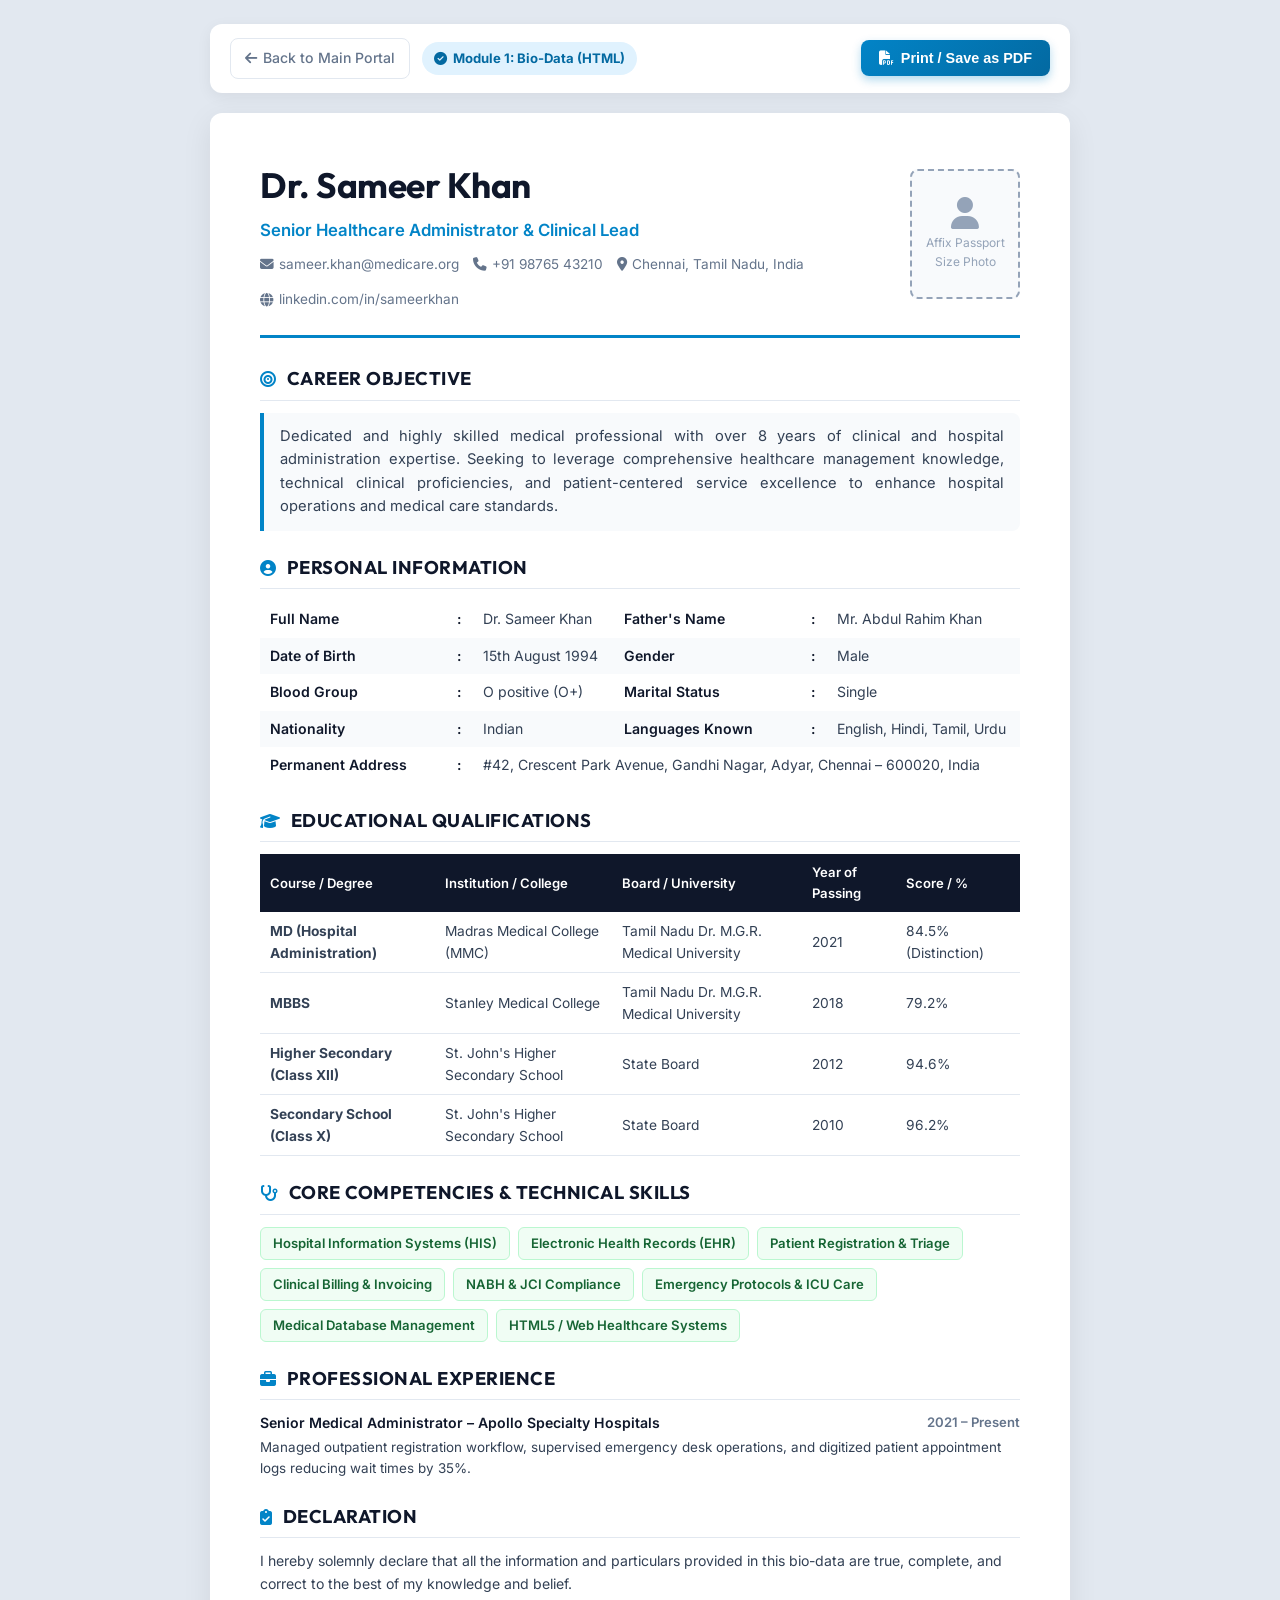
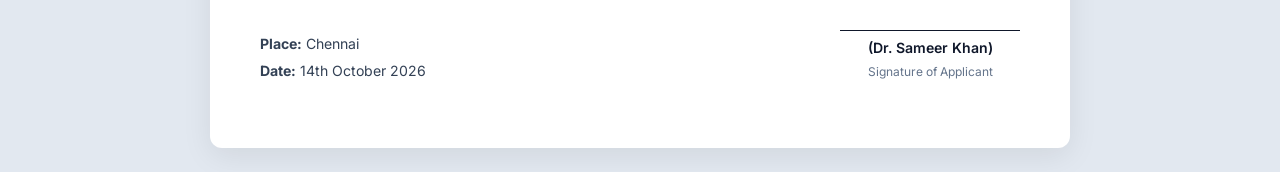
<file: module1_biodata.html>
<!DOCTYPE html>
<html lang="en">
<head>
  <meta charset="UTF-8" />
  <meta name="viewport" content="width=device-width, initial-scale=1.0" />
  <title>Module 1 – Curriculum Vitae / Bio-Data</title>
  <link href="https://fonts.googleapis.com/css2?family=Inter:wght@300;400;500;600;700;800&family=Outfit:wght@400;600;700&display=swap" rel="stylesheet" />
  <link rel="stylesheet" href="https://cdnjs.cloudflare.com/ajax/libs/font-awesome/6.5.0/css/all.min.css" />
  <style>
    :root {
      --primary: #0284c7;
      --primary-dark: #0369a1;
      --navy: #0f172a;
      --slate: #334155;
      --muted: #64748b;
      --light-bg: #f8fafc;
      --border: #e2e8f0;
      --success: #10b981;
    }

    * {
      box-sizing: border-box;
      margin: 0;
      padding: 0;
    }

    body {
      font-family: 'Inter', -apple-system, BlinkMacSystemFont, sans-serif;
      background: #e2e8f0;
      color: var(--slate);
      line-height: 1.6;
      padding: 24px;
    }

    /* Top control bar */
    .action-bar {
      max-width: 860px;
      margin: 0 auto 20px auto;
      display: flex;
      justify-content: space-between;
      align-items: center;
      background: #ffffff;
      padding: 14px 20px;
      border-radius: 12px;
      box-shadow: 0 4px 15px rgba(0,0,0,0.06);
    }

    .badge-module {
      display: inline-flex;
      align-items: center;
      gap: 6px;
      padding: 6px 12px;
      background: #e0f2fe;
      color: #0369a1;
      font-weight: 700;
      font-size: 0.82rem;
      border-radius: 20px;
    }

    .btn-print {
      display: inline-flex;
      align-items: center;
      gap: 8px;
      background: linear-gradient(135deg, #0284c7, #0369a1);
      color: white;
      border: none;
      padding: 10px 18px;
      border-radius: 8px;
      font-weight: 600;
      font-size: 0.9rem;
      cursor: pointer;
      box-shadow: 0 4px 10px rgba(2, 132, 199, 0.3);
      transition: all 0.2s ease;
      text-decoration: none;
    }
    .btn-print:hover {
      background: #0369a1;
      transform: translateY(-1px);
    }

    .btn-home {
      display: inline-flex;
      align-items: center;
      gap: 6px;
      color: var(--muted);
      text-decoration: none;
      font-size: 0.88rem;
      font-weight: 500;
      padding: 8px 14px;
      border: 1px solid var(--border);
      border-radius: 8px;
      transition: all 0.2s;
    }
    .btn-home:hover {
      background: var(--light-bg);
      color: var(--navy);
    }

    /* A4 Paper Sheet */
    .paper-sheet {
      max-width: 860px;
      margin: 0 auto;
      background: #ffffff;
      padding: 44px 50px;
      border-radius: 12px;
      box-shadow: 0 8px 30px rgba(0,0,0,0.08);
      position: relative;
    }

    /* Header Profile */
    .bio-header {
      display: flex;
      justify-content: space-between;
      align-items: center;
      border-bottom: 3px solid var(--primary);
      padding-bottom: 24px;
      margin-bottom: 26px;
      gap: 20px;
    }

    .bio-title-block h1 {
      font-family: 'Outfit', sans-serif;
      font-size: 2.2rem;
      font-weight: 700;
      color: var(--navy);
      letter-spacing: -0.5px;
    }

    .bio-title-block h2 {
      font-size: 1.05rem;
      color: var(--primary);
      font-weight: 600;
      margin-top: 4px;
    }

    .bio-contact-quick {
      margin-top: 10px;
      display: flex;
      flex-wrap: wrap;
      gap: 14px;
      font-size: 0.85rem;
      color: var(--muted);
    }
    .bio-contact-quick span {
      display: inline-flex;
      align-items: center;
      gap: 5px;
    }

    .profile-photo-box {
      width: 110px;
      height: 130px;
      border: 2px dashed #94a3b8;
      border-radius: 8px;
      display: flex;
      flex-direction: column;
      align-items: center;
      justify-content: center;
      background: #f8fafc;
      color: #94a3b8;
      font-size: 0.75rem;
      text-align: center;
      flex-shrink: 0;
    }
    .profile-photo-box i {
      font-size: 2rem;
      margin-bottom: 4px;
    }

    /* Section Styling */
    .section-title {
      display: flex;
      align-items: center;
      gap: 10px;
      font-family: 'Outfit', sans-serif;
      font-size: 1.15rem;
      color: var(--navy);
      font-weight: 700;
      margin-bottom: 12px;
      padding-bottom: 6px;
      border-bottom: 1px solid var(--border);
      text-transform: uppercase;
      letter-spacing: 0.5px;
    }
    .section-title i {
      color: var(--primary);
      font-size: 1rem;
    }

    .bio-section {
      margin-bottom: 22px;
    }

    .objective-text {
      font-size: 0.92rem;
      color: var(--slate);
      text-align: justify;
      background: #f8fafc;
      padding: 12px 16px;
      border-left: 4px solid var(--primary);
      border-radius: 0 8px 8px 0;
    }

    /* Details Grid */
    .details-table {
      width: 100%;
      border-collapse: collapse;
      font-size: 0.88rem;
    }
    .details-table td {
      padding: 7px 10px;
      vertical-align: top;
    }
    .details-table td.label-cell {
      width: 28%;
      font-weight: 600;
      color: var(--navy);
      position: relative;
    }
    .details-table td.label-cell::after {
      content: ":";
      position: absolute;
      right: 12px;
    }
    .details-table td.value-cell {
      color: var(--slate);
    }
    .details-table tr:nth-child(even) {
      background: #f8fafc;
    }

    /* Education Table */
    .edu-table {
      width: 100%;
      border-collapse: collapse;
      font-size: 0.86rem;
      margin-top: 6px;
    }
    .edu-table th {
      background: #0f172a;
      color: white;
      text-align: left;
      padding: 8px 10px;
      font-weight: 600;
      font-size: 0.82rem;
    }
    .edu-table td {
      padding: 8px 10px;
      border-bottom: 1px solid var(--border);
      color: var(--slate);
    }
    .edu-table tr:hover {
      background: #f1f5f9;
    }

    /* Skill tags */
    .skills-grid {
      display: flex;
      flex-wrap: wrap;
      gap: 8px;
    }
    .skill-tag {
      background: #f0fdf4;
      color: #166534;
      border: 1px solid #bbf7d0;
      padding: 5px 12px;
      border-radius: 6px;
      font-size: 0.82rem;
      font-weight: 600;
    }

    /* Declaration */
    .declaration-box {
      font-size: 0.88rem;
      color: var(--slate);
      margin-top: 10px;
    }
    .sig-area {
      margin-top: 35px;
      display: flex;
      justify-content: space-between;
      align-items: flex-end;
      font-size: 0.88rem;
    }
    .sig-line {
      border-top: 1px solid var(--navy);
      width: 180px;
      text-align: center;
      padding-top: 6px;
      font-weight: 600;
      color: var(--navy);
    }

    /* Print styles for exact PDF generation */
    @media print {
      body {
        background: white;
        padding: 0;
        margin: 0;
      }
      .action-bar {
        display: none !important;
      }
      .paper-sheet {
        box-shadow: none;
        border-radius: 0;
        padding: 20mm;
        max-width: 100%;
      }
      @page {
        size: A4 portrait;
        margin: 10mm;
      }
    }
  </style>
</head>
<body>

  <!-- Top Action Bar -->
  <div class="action-bar">
    <div style="display:flex; align-items:center; gap: 12px;">
      <a href="index.html" class="btn-home"><i class="fa fa-arrow-left"></i> Back to Main Portal</a>
      <span class="badge-module"><i class="fa fa-check-circle"></i> Module 1: Bio-Data (HTML)</span>
    </div>
    <div style="display:flex; gap: 10px;">
      <button class="btn-print" onclick="window.print()">
        <i class="fa fa-file-pdf"></i> Print / Save as PDF
      </button>
    </div>
  </div>

  <!-- A4 Paper Sheet -->
  <div class="paper-sheet">
    
    <!-- Header -->
    <div class="bio-header">
      <div class="bio-title-block">
        <h1>Dr. Sameer Khan</h1>
        <h2>Senior Healthcare Administrator &amp; Clinical Lead</h2>
        <div class="bio-contact-quick">
          <span><i class="fa fa-envelope"></i> sameer.khan@medicare.org</span>
          <span><i class="fa fa-phone"></i> +91 98765 43210</span>
          <span><i class="fa fa-location-dot"></i> Chennai, Tamil Nadu, India</span>
          <span><i class="fa fa-globe"></i> linkedin.com/in/sameerkhan</span>
        </div>
      </div>
      <div class="profile-photo-box">
        <i class="fa fa-user"></i>
        <span>Affix Passport<br/>Size Photo</span>
      </div>
    </div>

    <!-- Career Objective -->
    <div class="bio-section">
      <div class="section-title"><i class="fa fa-bullseye"></i> Career Objective</div>
      <p class="objective-text">
        Dedicated and highly skilled medical professional with over 8 years of clinical and hospital administration expertise. Seeking to leverage comprehensive healthcare management knowledge, technical clinical proficiencies, and patient-centered service excellence to enhance hospital operations and medical care standards.
      </p>
    </div>

    <!-- Personal Details -->
    <div class="bio-section">
      <div class="section-title"><i class="fa fa-user-circle"></i> Personal Information</div>
      <table class="details-table">
        <tr>
          <td class="label-cell">Full Name</td>
          <td class="value-cell">Dr. Sameer Khan</td>
          <td class="label-cell">Father's Name</td>
          <td class="value-cell">Mr. Abdul Rahim Khan</td>
        </tr>
        <tr>
          <td class="label-cell">Date of Birth</td>
          <td class="value-cell">15th August 1994</td>
          <td class="label-cell">Gender</td>
          <td class="value-cell">Male</td>
        </tr>
        <tr>
          <td class="label-cell">Blood Group</td>
          <td class="value-cell">O positive (O+)</td>
          <td class="label-cell">Marital Status</td>
          <td class="value-cell">Single</td>
        </tr>
        <tr>
          <td class="label-cell">Nationality</td>
          <td class="value-cell">Indian</td>
          <td class="label-cell">Languages Known</td>
          <td class="value-cell">English, Hindi, Tamil, Urdu</td>
        </tr>
        <tr>
          <td class="label-cell">Permanent Address</td>
          <td class="value-cell" colspan="3">#42, Crescent Park Avenue, Gandhi Nagar, Adyar, Chennai – 600020, India</td>
        </tr>
      </table>
    </div>

    <!-- Academic Qualifications -->
    <div class="bio-section">
      <div class="section-title"><i class="fa fa-graduation-cap"></i> Educational Qualifications</div>
      <table class="edu-table">
        <thead>
          <tr>
            <th>Course / Degree</th>
            <th>Institution / College</th>
            <th>Board / University</th>
            <th>Year of Passing</th>
            <th>Score / %</th>
          </tr>
        </thead>
        <tbody>
          <tr>
            <td><strong>MD (Hospital Administration)</strong></td>
            <td>Madras Medical College (MMC)</td>
            <td>Tamil Nadu Dr. M.G.R. Medical University</td>
            <td>2021</td>
            <td>84.5% (Distinction)</td>
          </tr>
          <tr>
            <td><strong>MBBS</strong></td>
            <td>Stanley Medical College</td>
            <td>Tamil Nadu Dr. M.G.R. Medical University</td>
            <td>2018</td>
            <td>79.2%</td>
          </tr>
          <tr>
            <td><strong>Higher Secondary (Class XII)</strong></td>
            <td>St. John's Higher Secondary School</td>
            <td>State Board</td>
            <td>2012</td>
            <td>94.6%</td>
          </tr>
          <tr>
            <td><strong>Secondary School (Class X)</strong></td>
            <td>St. John's Higher Secondary School</td>
            <td>State Board</td>
            <td>2010</td>
            <td>96.2%</td>
          </tr>
        </tbody>
      </table>
    </div>

    <!-- Technical & Clinical Skills -->
    <div class="bio-section">
      <div class="section-title"><i class="fa fa-stethoscope"></i> Core Competencies &amp; Technical Skills</div>
      <div class="skills-grid">
        <span class="skill-tag">Hospital Information Systems (HIS)</span>
        <span class="skill-tag">Electronic Health Records (EHR)</span>
        <span class="skill-tag">Patient Registration &amp; Triage</span>
        <span class="skill-tag">Clinical Billing &amp; Invoicing</span>
        <span class="skill-tag">NABH &amp; JCI Compliance</span>
        <span class="skill-tag">Emergency Protocols &amp; ICU Care</span>
        <span class="skill-tag">Medical Database Management</span>
        <span class="skill-tag">HTML5 / Web Healthcare Systems</span>
      </div>
    </div>

    <!-- Experience / Projects -->
    <div class="bio-section">
      <div class="section-title"><i class="fa fa-briefcase"></i> Professional Experience</div>
      <div style="font-size: 0.88rem;">
        <div style="display:flex; justify-content:space-between; font-weight:600; color:var(--navy);">
          <span>Senior Medical Administrator – Apollo Specialty Hospitals</span>
          <span style="color:var(--muted); font-size:0.82rem;">2021 – Present</span>
        </div>
        <p style="color:var(--slate); font-size:0.84rem; margin-top:2px;">
          Managed outpatient registration workflow, supervised emergency desk operations, and digitized patient appointment logs reducing wait times by 35%.
        </p>
      </div>
    </div>

    <!-- Declaration -->
    <div class="bio-section">
      <div class="section-title"><i class="fa fa-clipboard-check"></i> Declaration</div>
      <p class="declaration-box">
        I hereby solemnly declare that all the information and particulars provided in this bio-data are true, complete, and correct to the best of my knowledge and belief.
      </p>
      <div class="sig-area">
        <div>
          <div><strong>Place:</strong> Chennai</div>
          <div style="margin-top: 4px;"><strong>Date:</strong> 14th October 2026</div>
        </div>
        <div class="sig-line">
          (Dr. Sameer Khan)<br/>
          <span style="font-size:0.75rem; font-weight:normal; color:var(--muted);">Signature of Applicant</span>
        </div>
      </div>
    </div>

  </div>

</body>
</html>
</file>
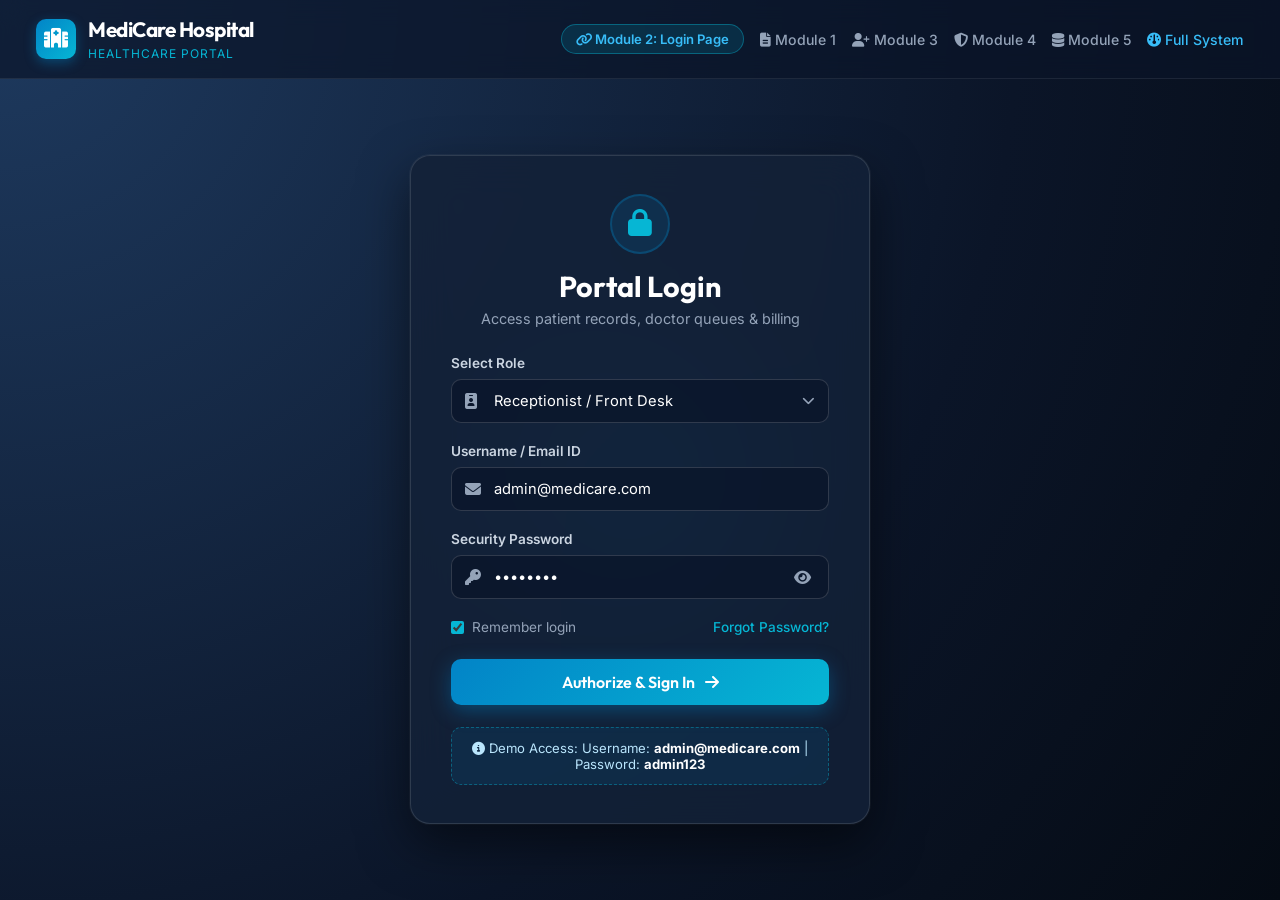
<file: module2_login.html>
<!DOCTYPE html>
<html lang="en">
<head>
  <meta charset="UTF-8" />
  <meta name="viewport" content="width=device-width, initial-scale=1.0" />
  <title>Module 2 – Hospital Portal Login Page</title>
  <link href="https://fonts.googleapis.com/css2?family=Inter:wght@300;400;500;600;700;800&family=Outfit:wght@400;600;700;800&display=swap" rel="stylesheet" />
  <link rel="stylesheet" href="https://cdnjs.cloudflare.com/ajax/libs/font-awesome/6.5.0/css/all.min.css" />
  <style>
    :root {
      --primary: #0284c7;
      --primary-hover: #0369a1;
      --navy: #0b1528;
      --navy-card: #132238;
      --accent: #06b6d4;
      --slate: #94a3b8;
      --white: #ffffff;
      --danger: #ef4444;
      --success: #10b981;
    }

    * {
      box-sizing: border-box;
      margin: 0;
      padding: 0;
    }

    body {
      font-family: 'Inter', sans-serif;
      min-height: 100vh;
      background: radial-gradient(circle at top left, #1e3a5f 0%, #0b1528 65%, #050b14 100%);
      color: #f1f5f9;
      display: flex;
      flex-direction: column;
      position: relative;
      overflow-x: hidden;
    }

    /* Top bar */
    .top-nav {
      display: flex;
      justify-content: space-between;
      align-items: center;
      padding: 16px 36px;
      background: rgba(11, 21, 40, 0.7);
      backdrop-filter: blur(12px);
      border-bottom: 1px solid rgba(255, 255, 255, 0.08);
      position: relative;
      z-index: 10;
    }

    .brand {
      display: flex;
      align-items: center;
      gap: 12px;
      text-decoration: none;
      color: white;
    }
    .brand-icon {
      width: 40px;
      height: 40px;
      background: linear-gradient(135deg, #0284c7, #06b6d4);
      border-radius: 10px;
      display: flex;
      align-items: center;
      justify-content: center;
      font-size: 1.2rem;
      color: white;
      box-shadow: 0 4px 12px rgba(2, 132, 199, 0.4);
    }
    .brand-text h1 {
      font-family: 'Outfit', sans-serif;
      font-size: 1.3rem;
      font-weight: 700;
      letter-spacing: -0.5px;
    }
    .brand-text span {
      font-size: 0.75rem;
      color: var(--accent);
      text-transform: uppercase;
      letter-spacing: 1px;
    }

    .nav-links {
      display: flex;
      align-items: center;
      gap: 16px;
    }
    .nav-links a {
      color: var(--slate);
      text-decoration: none;
      font-size: 0.88rem;
      font-weight: 500;
      transition: color 0.2s;
    }
    .nav-links a:hover {
      color: white;
    }
    .module-pill {
      background: rgba(6, 182, 212, 0.15);
      border: 1px solid rgba(6, 182, 212, 0.4);
      color: #38bdf8;
      padding: 6px 14px;
      border-radius: 20px;
      font-size: 0.82rem;
      font-weight: 600;
    }

    /* Main container */
    .login-wrapper {
      flex: 1;
      display: flex;
      align-items: center;
      justify-content: center;
      padding: 40px 20px;
      position: relative;
    }

    /* Glow backdrop */
    .glow-circle {
      position: absolute;
      width: 450px;
      height: 450px;
      background: radial-gradient(circle, rgba(2, 132, 199, 0.25) 0%, transparent 70%);
      top: 50%;
      left: 50%;
      transform: translate(-50%, -50%);
      pointer-events: none;
    }

    .login-card {
      width: 100%;
      max-width: 460px;
      background: rgba(19, 34, 56, 0.85);
      backdrop-filter: blur(20px);
      border: 1px solid rgba(255, 255, 255, 0.12);
      border-radius: 20px;
      padding: 38px 40px;
      box-shadow: 0 20px 50px rgba(0, 0, 0, 0.5), 0 0 0 1px rgba(255, 255, 255, 0.05);
      position: relative;
      z-index: 5;
    }

    .card-header {
      text-align: center;
      margin-bottom: 28px;
    }
    .card-header .pulse-icon {
      width: 60px;
      height: 60px;
      background: rgba(2, 132, 199, 0.15);
      border: 2px solid rgba(2, 132, 199, 0.3);
      border-radius: 50%;
      display: inline-flex;
      align-items: center;
      justify-content: center;
      font-size: 1.7rem;
      color: var(--accent);
      margin-bottom: 14px;
    }
    .card-header h2 {
      font-family: 'Outfit', sans-serif;
      font-size: 1.8rem;
      font-weight: 700;
      color: white;
    }
    .card-header p {
      font-size: 0.9rem;
      color: var(--slate);
      margin-top: 6px;
    }

    /* Form */
    .form-group {
      margin-bottom: 20px;
    }
    .form-group label {
      display: block;
      font-size: 0.85rem;
      font-weight: 600;
      color: #cbd5e1;
      margin-bottom: 8px;
    }
    .input-wrap {
      position: relative;
      display: flex;
      align-items: center;
    }
    .input-wrap i.prefix-icon {
      position: absolute;
      left: 14px;
      color: var(--slate);
      font-size: 1rem;
      pointer-events: none;
    }
    .input-wrap input,
    .input-wrap select {
      width: 100%;
      background: rgba(11, 21, 40, 0.7);
      border: 1px solid rgba(255, 255, 255, 0.15);
      border-radius: 10px;
      padding: 12px 14px 12px 42px;
      font-size: 0.92rem;
      color: white;
      font-family: inherit;
      outline: none;
      transition: all 0.2s ease;
    }
    .input-wrap select {
      appearance: none;
      cursor: pointer;
    }
    .input-wrap i.select-arrow {
      position: absolute;
      right: 14px;
      color: var(--slate);
      pointer-events: none;
      font-size: 0.8rem;
    }
    .input-wrap input:focus,
    .input-wrap select:focus {
      border-color: var(--accent);
      box-shadow: 0 0 0 3px rgba(6, 182, 212, 0.25);
    }
    .toggle-pw {
      position: absolute;
      right: 14px;
      background: transparent;
      border: none;
      color: var(--slate);
      cursor: pointer;
      font-size: 0.95rem;
      padding: 4px;
    }
    .toggle-pw:hover {
      color: white;
    }

    .form-options {
      display: flex;
      justify-content: space-between;
      align-items: center;
      margin-bottom: 24px;
      font-size: 0.85rem;
    }
    .checkbox-lbl {
      display: flex;
      align-items: center;
      gap: 8px;
      color: var(--slate);
      cursor: pointer;
      user-select: none;
    }
    .checkbox-lbl input {
      accent-color: var(--accent);
      cursor: pointer;
    }
    .forgot-link {
      color: var(--accent);
      text-decoration: none;
      font-weight: 500;
    }
    .forgot-link:hover {
      text-decoration: underline;
    }

    .btn-submit {
      width: 100%;
      background: linear-gradient(135deg, #0284c7 0%, #06b6d4 100%);
      color: white;
      border: none;
      padding: 13px;
      border-radius: 10px;
      font-size: 1rem;
      font-weight: 600;
      font-family: 'Outfit', sans-serif;
      cursor: pointer;
      display: flex;
      align-items: center;
      justify-content: center;
      gap: 10px;
      box-shadow: 0 6px 20px rgba(2, 132, 199, 0.4);
      transition: all 0.25s ease;
    }
    .btn-submit:hover {
      transform: translateY(-2px);
      box-shadow: 0 8px 25px rgba(6, 182, 212, 0.5);
    }

    .credentials-badge {
      margin-top: 22px;
      background: rgba(2, 132, 199, 0.12);
      border: 1px dashed rgba(6, 182, 212, 0.4);
      border-radius: 10px;
      padding: 12px 14px;
      font-size: 0.82rem;
      color: #bae6fd;
      text-align: center;
    }
    .credentials-badge strong {
      color: white;
    }

    /* Feedback message */
    .msg-box {
      margin-top: 14px;
      padding: 10px 14px;
      border-radius: 8px;
      font-size: 0.85rem;
      display: none;
      align-items: center;
      gap: 8px;
    }
    .msg-box.success {
      background: rgba(16, 185, 129, 0.15);
      border: 1px solid rgba(16, 185, 129, 0.4);
      color: #6ee7b7;
      display: flex;
    }
    .msg-box.error {
      background: rgba(239, 68, 68, 0.15);
      border: 1px solid rgba(239, 68, 68, 0.4);
      color: #fca5a5;
      display: flex;
    }
  </style>
</head>
<body>

  <!-- Top Navigation -->
  <header class="top-nav">
    <a href="index.html" class="brand">
      <div class="brand-icon"><i class="fa-solid fa-hospital"></i></div>
      <div class="brand-text">
        <h1>MediCare Hospital</h1>
        <span>Healthcare Portal</span>
      </div>
    </a>
    <div class="nav-links">
      <span class="module-pill"><i class="fa fa-link"></i> Module 2: Login Page</span>
      <a href="module1_biodata.html"><i class="fa fa-file-lines"></i> Module 1</a>
      <a href="module3_registration.html"><i class="fa fa-user-plus"></i> Module 3</a>
      <a href="module4_validation.html"><i class="fa fa-shield-halved"></i> Module 4</a>
      <a href="module5_database.html"><i class="fa fa-database"></i> Module 5</a>
      <a href="index.html" style="color:#38bdf8;"><i class="fa fa-gauge"></i> Full System</a>
    </div>
  </header>

  <!-- Login Card Section -->
  <main class="login-wrapper">
    <div class="glow-circle"></div>

    <div class="login-card">
      <div class="card-header">
        <div class="pulse-icon"><i class="fa-solid fa-lock"></i></div>
        <h2>Portal Login</h2>
        <p>Access patient records, doctor queues &amp; billing</p>
      </div>

      <form id="authForm" onsubmit="loginUser(event)">
        <!-- Role Selection -->
        <div class="form-group">
          <label for="role">Select Role</label>
          <div class="input-wrap">
            <i class="fa fa-id-badge prefix-icon"></i>
            <select id="role" required>
              <option value="admin">Administrator / Superuser</option>
              <option value="doctor">Medical Doctor / Consultant</option>
              <option value="receptionist" selected>Receptionist / Front Desk</option>
              <option value="patient">Patient Portal</option>
            </select>
            <i class="fa fa-chevron-down select-arrow"></i>
          </div>
        </div>

        <!-- Username / Email -->
        <div class="form-group">
          <label for="username">Username / Email ID</label>
          <div class="input-wrap">
            <i class="fa fa-envelope prefix-icon"></i>
            <input type="text" id="username" placeholder="e.g. admin@medicare.com" required value="admin@medicare.com" />
          </div>
        </div>

        <!-- Password -->
        <div class="form-group">
          <label for="password">Security Password</label>
          <div class="input-wrap">
            <i class="fa fa-key prefix-icon"></i>
            <input type="password" id="password" placeholder="••••••••" required value="admin123" />
            <button type="button" class="toggle-pw" onclick="togglePassVisibility()" title="Show/Hide Password">
              <i class="fa fa-eye" id="pwIcon"></i>
            </button>
          </div>
        </div>

        <!-- Remember & Forgot -->
        <div class="form-options">
          <label class="checkbox-lbl">
            <input type="checkbox" id="rememberMe" checked /> Remember login
          </label>
          <a href="#" class="forgot-link" onclick="alert('Password reset link sent to registered email address.'); return false;">Forgot Password?</a>
        </div>

        <!-- Sign In Button -->
        <button type="submit" class="btn-submit" id="btnSignIn">
          <span>Authorize &amp; Sign In</span>
          <i class="fa fa-arrow-right"></i>
        </button>

        <div id="statusMessage" class="msg-box"></div>

        <!-- Hint -->
        <div class="credentials-badge">
          <i class="fa fa-circle-info"></i> Demo Access: Username: <strong>admin@medicare.com</strong> | Password: <strong>admin123</strong>
        </div>
      </form>
    </div>
  </main>

  <script>
    function togglePassVisibility() {
      const pwInput = document.getElementById('password');
      const icon = document.getElementById('pwIcon');
      if (pwInput.type === 'password') {
        pwInput.type = 'text';
        icon.classList.remove('fa-eye');
        icon.classList.add('fa-eye-slash');
      } else {
        pwInput.type = 'password';
        icon.classList.remove('fa-eye-slash');
        icon.classList.add('fa-eye');
      }
    }

    function loginUser(e) {
      e.preventDefault();
      const user = document.getElementById('username').value.trim();
      const pass = document.getElementById('password').value.trim();
      const role = document.getElementById('role').value;
      const msgBox = document.getElementById('statusMessage');
      const btn = document.getElementById('btnSignIn');

      if (!user || !pass) {
        msgBox.className = 'msg-box error';
        msgBox.innerHTML = '<i class="fa fa-triangle-exclamation"></i> Please enter both username and password.';
        return;
      }

      btn.disabled = true;
      btn.innerHTML = '<i class="fa fa-spinner fa-spin"></i> Authenticating...';

      setTimeout(() => {
        msgBox.className = 'msg-box success';
        msgBox.innerHTML = '<i class="fa fa-check-circle"></i> Login successful! Redirecting to Hospital Portal...';
        
        sessionStorage.setItem('medicare_logged_in', 'true');
        sessionStorage.setItem('medicare_user_role', role);
        sessionStorage.setItem('medicare_username', user);

        setTimeout(() => {
          window.location.href = 'index.html';
        }, 1200);
      }, 800);
    }
  </script>
</body>
</html>
</file>
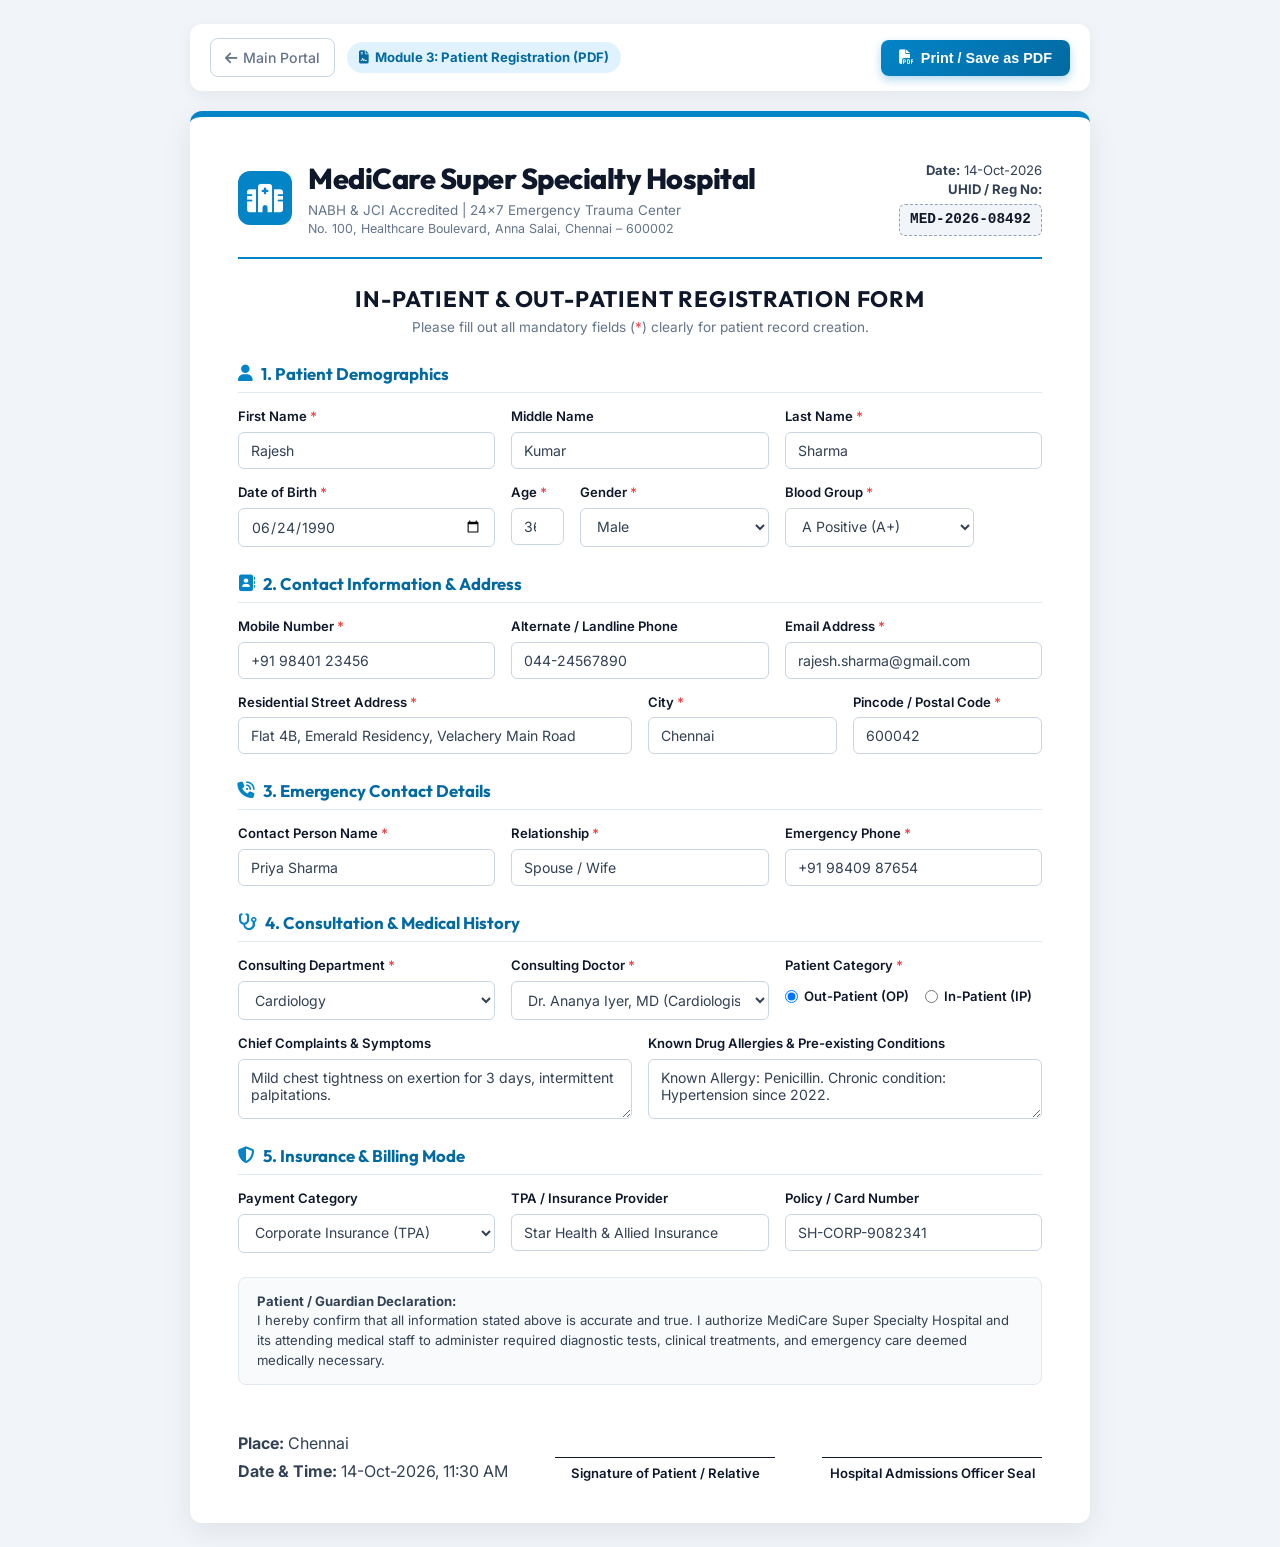
<file: module3_registration.html>
<!DOCTYPE html>
<html lang="en">
<head>
  <meta charset="UTF-8" />
  <meta name="viewport" content="width=device-width, initial-scale=1.0" />
  <title>Module 3 – Hospital Patient Registration Form</title>
  <link href="https://fonts.googleapis.com/css2?family=Inter:wght@300;400;500;600;700;800&family=Outfit:wght@400;600;700;800&display=swap" rel="stylesheet" />
  <link rel="stylesheet" href="https://cdnjs.cloudflare.com/ajax/libs/font-awesome/6.5.0/css/all.min.css" />
  <style>
    :root {
      --primary: #0284c7;
      --primary-dark: #0369a1;
      --navy: #0f172a;
      --slate: #334155;
      --muted: #64748b;
      --light-bg: #f8fafc;
      --border: #cbd5e1;
      --success: #10b981;
      --danger: #ef4444;
    }

    * {
      box-sizing: border-box;
      margin: 0;
      padding: 0;
    }

    body {
      font-family: 'Inter', -apple-system, BlinkMacSystemFont, sans-serif;
      background: #f1f5f9;
      color: var(--slate);
      line-height: 1.5;
      padding: 24px;
    }

    /* Action bar */
    .action-bar {
      max-width: 900px;
      margin: 0 auto 20px auto;
      display: flex;
      justify-content: space-between;
      align-items: center;
      background: #ffffff;
      padding: 14px 20px;
      border-radius: 12px;
      box-shadow: 0 4px 15px rgba(0,0,0,0.06);
    }
    .badge-module {
      display: inline-flex;
      align-items: center;
      gap: 6px;
      padding: 6px 12px;
      background: #e0f2fe;
      color: #0369a1;
      font-weight: 700;
      font-size: 0.82rem;
      border-radius: 20px;
    }
    .btn-print {
      display: inline-flex;
      align-items: center;
      gap: 8px;
      background: linear-gradient(135deg, #0284c7, #0369a1);
      color: white;
      border: none;
      padding: 10px 18px;
      border-radius: 8px;
      font-weight: 600;
      font-size: 0.9rem;
      cursor: pointer;
      box-shadow: 0 4px 10px rgba(2, 132, 199, 0.3);
      transition: all 0.2s ease;
    }
    .btn-print:hover {
      background: #0369a1;
      transform: translateY(-1px);
    }
    .btn-nav {
      display: inline-flex;
      align-items: center;
      gap: 6px;
      color: var(--muted);
      text-decoration: none;
      font-size: 0.88rem;
      font-weight: 500;
      padding: 8px 14px;
      border: 1px solid #cbd5e1;
      border-radius: 8px;
    }

    /* Paper Form */
    .form-paper {
      max-width: 900px;
      margin: 0 auto;
      background: #ffffff;
      padding: 40px 48px;
      border-radius: 12px;
      box-shadow: 0 8px 30px rgba(0,0,0,0.08);
      border-top: 6px solid var(--primary);
    }

    /* Hospital Header */
    .hospital-header {
      display: flex;
      justify-content: space-between;
      align-items: center;
      border-bottom: 2px solid var(--primary);
      padding-bottom: 18px;
      margin-bottom: 24px;
    }
    .brand-flex {
      display: flex;
      align-items: center;
      gap: 16px;
    }
    .brand-symbol {
      width: 54px;
      height: 54px;
      background: #0284c7;
      color: white;
      border-radius: 12px;
      display: flex;
      align-items: center;
      justify-content: center;
      font-size: 1.8rem;
    }
    .brand-info h1 {
      font-family: 'Outfit', sans-serif;
      font-size: 1.8rem;
      font-weight: 800;
      color: var(--navy);
      letter-spacing: -0.5px;
    }
    .brand-info p {
      font-size: 0.84rem;
      color: var(--muted);
    }
    .meta-box {
      text-align: right;
      font-size: 0.82rem;
      color: var(--slate);
    }
    .reg-num {
      display: inline-block;
      background: #f1f5f9;
      border: 1px dashed #94a3b8;
      padding: 4px 10px;
      border-radius: 6px;
      font-weight: 700;
      color: var(--navy);
      margin-top: 4px;
      font-family: monospace;
      font-size: 0.9rem;
    }

    .form-heading {
      text-align: center;
      margin-bottom: 24px;
    }
    .form-heading h2 {
      font-family: 'Outfit', sans-serif;
      font-size: 1.4rem;
      font-weight: 700;
      color: var(--navy);
      text-transform: uppercase;
      letter-spacing: 0.8px;
    }
    .form-heading p {
      font-size: 0.85rem;
      color: var(--muted);
    }

    /* Fieldset / Sections */
    .form-section {
      margin-bottom: 24px;
    }
    .section-legend {
      display: flex;
      align-items: center;
      gap: 8px;
      font-family: 'Outfit', sans-serif;
      font-size: 1.05rem;
      font-weight: 700;
      color: var(--primary-dark);
      border-bottom: 1.5px solid #e2e8f0;
      padding-bottom: 6px;
      margin-bottom: 14px;
    }
    .section-legend i {
      color: var(--primary);
    }

    /* Grid Layout */
    .row-grid {
      display: grid;
      grid-template-columns: repeat(12, 1fr);
      gap: 16px;
      margin-bottom: 14px;
    }
    .col-3 { grid-column: span 3; }
    .col-4 { grid-column: span 4; }
    .col-6 { grid-column: span 6; }
    .col-8 { grid-column: span 8; }
    .col-12 { grid-column: span 12; }

    .field-group {
      display: flex;
      flex-direction: column;
    }
    .field-group label {
      font-size: 0.82rem;
      font-weight: 600;
      color: var(--navy);
      margin-bottom: 5px;
    }
    .field-group label .req {
      color: var(--danger);
    }
    .field-input, .field-select, .field-textarea {
      width: 100%;
      border: 1px solid var(--border);
      border-radius: 6px;
      padding: 9px 12px;
      font-size: 0.88rem;
      font-family: inherit;
      color: var(--slate);
      background: #ffffff;
      outline: none;
      transition: border-color 0.2s;
    }
    .field-input:focus, .field-select:focus, .field-textarea:focus {
      border-color: var(--primary);
      box-shadow: 0 0 0 2px rgba(2, 132, 199, 0.15);
    }
    .field-textarea {
      resize: vertical;
      min-height: 60px;
    }

    /* Radio / Checkbox inline */
    .radio-group {
      display: flex;
      gap: 16px;
      align-items: center;
      padding-top: 6px;
    }
    .radio-label {
      display: inline-flex;
      align-items: center;
      gap: 6px;
      font-size: 0.86rem;
      cursor: pointer;
    }

    /* Declaration */
    .declaration-card {
      background: #f8fafc;
      border: 1px solid #e2e8f0;
      border-radius: 8px;
      padding: 14px 18px;
      font-size: 0.82rem;
      color: var(--slate);
      margin-top: 10px;
    }
    .sig-block {
      display: flex;
      justify-content: space-between;
      align-items: flex-end;
      margin-top: 36px;
      padding-top: 10px;
    }
    .sig-line {
      width: 220px;
      border-top: 1.5px solid #0f172a;
      text-align: center;
      padding-top: 6px;
      font-size: 0.82rem;
      font-weight: 600;
      color: var(--navy);
    }

    /* Print styles for high-fidelity PDF */
    @media print {
      body {
        background: white;
        padding: 0;
        margin: 0;
      }
      .action-bar {
        display: none !important;
      }
      .form-paper {
        box-shadow: none;
        border-radius: 0;
        border-top: none;
        padding: 10mm;
        max-width: 100%;
      }
      .field-input, .field-select, .field-textarea {
        border-color: #94a3b8 !important;
        background: transparent !important;
      }
      @page {
        size: A4 portrait;
        margin: 8mm;
      }
    }
  </style>
</head>
<body>

  <!-- Action Bar -->
  <div class="action-bar">
    <div style="display:flex; align-items:center; gap: 12px;">
      <a href="index.html" class="btn-nav"><i class="fa fa-arrow-left"></i> Main Portal</a>
      <span class="badge-module"><i class="fa fa-file-contract"></i> Module 3: Patient Registration (PDF)</span>
    </div>
    <div style="display:flex; gap: 10px;">
      <button class="btn-print" onclick="window.print()">
        <i class="fa fa-file-pdf"></i> Print / Save as PDF
      </button>
    </div>
  </div>

  <!-- Registration Document -->
  <div class="form-paper">

    <!-- Hospital Header -->
    <header class="hospital-header">
      <div class="brand-flex">
        <div class="brand-symbol"><i class="fa-solid fa-hospital"></i></div>
        <div class="brand-info">
          <h1>MediCare Super Specialty Hospital</h1>
          <p>NABH &amp; JCI Accredited | 24x7 Emergency Trauma Center</p>
          <p style="font-size:0.78rem; color:#64748b;">No. 100, Healthcare Boulevard, Anna Salai, Chennai – 600002</p>
        </div>
      </div>
      <div class="meta-box">
        <div><strong>Date:</strong> 14-Oct-2026</div>
        <div><strong>UHID / Reg No:</strong></div>
        <div class="reg-num">MED-2026-08492</div>
      </div>
    </header>

    <div class="form-heading">
      <h2>In-Patient &amp; Out-Patient Registration Form</h2>
      <p>Please fill out all mandatory fields (<span style="color:var(--danger)">*</span>) clearly for patient record creation.</p>
    </div>

    <form id="patientRegForm" onsubmit="event.preventDefault(); alert('Patient Registered Successfully! Record stored in system.');">

      <!-- Section 1: Personal Particulars -->
      <section class="form-section">
        <div class="section-legend"><i class="fa fa-user"></i> 1. Patient Demographics</div>
        
        <div class="row-grid">
          <div class="field-group col-4">
            <label>First Name <span class="req">*</span></label>
            <input type="text" class="field-input" value="Rajesh" required />
          </div>
          <div class="field-group col-4">
            <label>Middle Name</label>
            <input type="text" class="field-input" value="Kumar" />
          </div>
          <div class="field-group col-4">
            <label>Last Name <span class="req">*</span></label>
            <input type="text" class="field-input" value="Sharma" required />
          </div>
        </div>

        <div class="row-grid">
          <div class="field-group col-4">
            <label>Date of Birth <span class="req">*</span></label>
            <input type="date" class="field-input" value="1990-06-24" required />
          </div>
          <div class="field-group col-2">
            <label>Age <span class="req">*</span></label>
            <input type="number" class="field-input" value="36" min="0" max="120" required />
          </div>
          <div class="field-group col-3">
            <label>Gender <span class="req">*</span></label>
            <select class="field-select" required>
              <option value="Male" selected>Male</option>
              <option value="Female">Female</option>
              <option value="Other">Other</option>
            </select>
          </div>
          <div class="field-group col-3">
            <label>Blood Group <span class="req">*</span></label>
            <select class="field-select" required>
              <option value="O+">O Positive (O+)</option>
              <option value="O-">O Negative (O-)</option>
              <option value="A+" selected>A Positive (A+)</option>
              <option value="A-">A Negative (A-)</option>
              <option value="B+">B Positive (B+)</option>
              <option value="B-">B Negative (B-)</option>
              <option value="AB+">AB Positive (AB+)</option>
              <option value="AB-">AB Negative (AB-)</option>
            </select>
          </div>
        </div>
      </section>

      <!-- Section 2: Contact & Address -->
      <section class="form-section">
        <div class="section-legend"><i class="fa fa-address-book"></i> 2. Contact Information &amp; Address</div>
        
        <div class="row-grid">
          <div class="field-group col-4">
            <label>Mobile Number <span class="req">*</span></label>
            <input type="tel" class="field-input" value="+91 98401 23456" required />
          </div>
          <div class="field-group col-4">
            <label>Alternate / Landline Phone</label>
            <input type="tel" class="field-input" value="044-24567890" />
          </div>
          <div class="field-group col-4">
            <label>Email Address <span class="req">*</span></label>
            <input type="email" class="field-input" value="rajesh.sharma@gmail.com" required />
          </div>
        </div>

        <div class="row-grid">
          <div class="field-group col-6">
            <label>Residential Street Address <span class="req">*</span></label>
            <input type="text" class="field-input" value="Flat 4B, Emerald Residency, Velachery Main Road" required />
          </div>
          <div class="field-group col-3">
            <label>City <span class="req">*</span></label>
            <input type="text" class="field-input" value="Chennai" required />
          </div>
          <div class="field-group col-3">
            <label>Pincode / Postal Code <span class="req">*</span></label>
            <input type="text" class="field-input" value="600042" maxlength="6" required />
          </div>
        </div>
      </section>

      <!-- Section 3: Emergency Contact -->
      <section class="form-section">
        <div class="section-legend"><i class="fa fa-phone-volume"></i> 3. Emergency Contact Details</div>
        
        <div class="row-grid">
          <div class="field-group col-4">
            <label>Contact Person Name <span class="req">*</span></label>
            <input type="text" class="field-input" value="Priya Sharma" required />
          </div>
          <div class="field-group col-4">
            <label>Relationship <span class="req">*</span></label>
            <input type="text" class="field-input" value="Spouse / Wife" required />
          </div>
          <div class="field-group col-4">
            <label>Emergency Phone <span class="req">*</span></label>
            <input type="tel" class="field-input" value="+91 98409 87654" required />
          </div>
        </div>
      </section>

      <!-- Section 4: Clinical Consultation Details -->
      <section class="form-section">
        <div class="section-legend"><i class="fa fa-stethoscope"></i> 4. Consultation &amp; Medical History</div>
        
        <div class="row-grid">
          <div class="field-group col-4">
            <label>Consulting Department <span class="req">*</span></label>
            <select class="field-select" required>
              <option value="cardio" selected>Cardiology</option>
              <option value="ortho">Orthopedics</option>
              <option value="neuro">Neurology</option>
              <option value="pedia">Pediatrics</option>
              <option value="general">General Medicine</option>
            </select>
          </div>
          <div class="field-group col-4">
            <label>Consulting Doctor <span class="req">*</span></label>
            <select class="field-select" required>
              <option selected>Dr. Ananya Iyer, MD (Cardiologist)</option>
              <option>Dr. Suresh Verma, MS (Orthopedics)</option>
              <option>Dr. Kavita Nair, MD (General Medicine)</option>
            </select>
          </div>
          <div class="field-group col-4">
            <label>Patient Category <span class="req">*</span></label>
            <div class="radio-group">
              <label class="radio-label"><input type="radio" name="cat" checked /> Out-Patient (OP)</label>
              <label class="radio-label"><input type="radio" name="cat" /> In-Patient (IP)</label>
            </div>
          </div>
        </div>

        <div class="row-grid">
          <div class="field-group col-6">
            <label>Chief Complaints &amp; Symptoms</label>
            <textarea class="field-textarea">Mild chest tightness on exertion for 3 days, intermittent palpitations.</textarea>
          </div>
          <div class="field-group col-6">
            <label>Known Drug Allergies &amp; Pre-existing Conditions</label>
            <textarea class="field-textarea">Known Allergy: Penicillin. Chronic condition: Hypertension since 2022.</textarea>
          </div>
        </div>
      </section>

      <!-- Section 5: Insurance & Billing Declaration -->
      <section class="form-section">
        <div class="section-legend"><i class="fa fa-shield-halved"></i> 5. Insurance &amp; Billing Mode</div>
        <div class="row-grid">
          <div class="field-group col-4">
            <label>Payment Category</label>
            <select class="field-select">
              <option selected>Corporate Insurance (TPA)</option>
              <option>Self Finance / Cash</option>
              <option>Government Scheme (PMJAY)</option>
            </select>
          </div>
          <div class="field-group col-4">
            <label>TPA / Insurance Provider</label>
            <input type="text" class="field-input" value="Star Health &amp; Allied Insurance" />
          </div>
          <div class="field-group col-4">
            <label>Policy / Card Number</label>
            <input type="text" class="field-input" value="SH-CORP-9082341" />
          </div>
        </div>
      </section>

      <!-- Declaration -->
      <div class="declaration-card">
        <strong>Patient / Guardian Declaration:</strong><br/>
        I hereby confirm that all information stated above is accurate and true. I authorize MediCare Super Specialty Hospital and its attending medical staff to administer required diagnostic tests, clinical treatments, and emergency care deemed medically necessary.
      </div>

      <!-- Signatures -->
      <div class="sig-block">
        <div>
          <div><strong>Place:</strong> Chennai</div>
          <div style="margin-top:4px;"><strong>Date &amp; Time:</strong> 14-Oct-2026, 11:30 AM</div>
        </div>
        <div class="sig-line">
          Signature of Patient / Relative
        </div>
        <div class="sig-line">
          Hospital Admissions Officer Seal
        </div>
      </div>

    </form>
  </div>

</body>
</html>
</file>
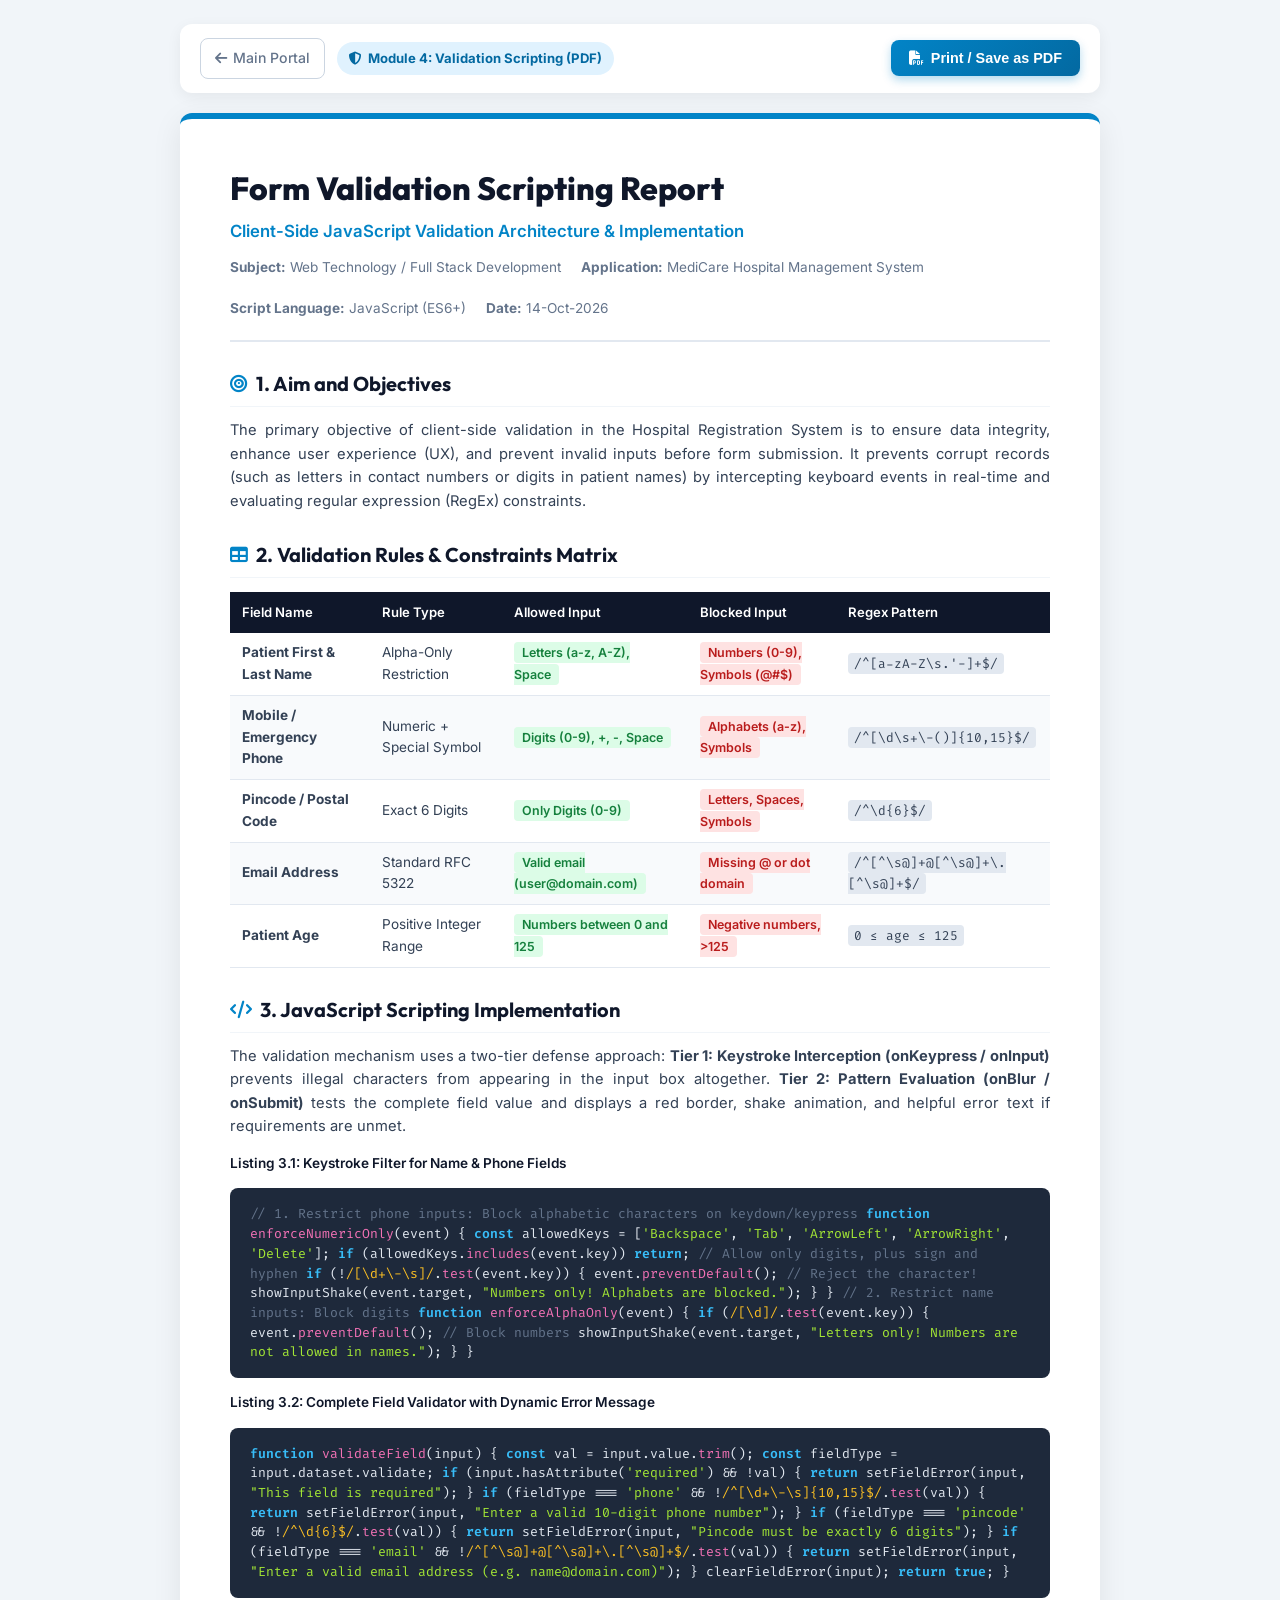
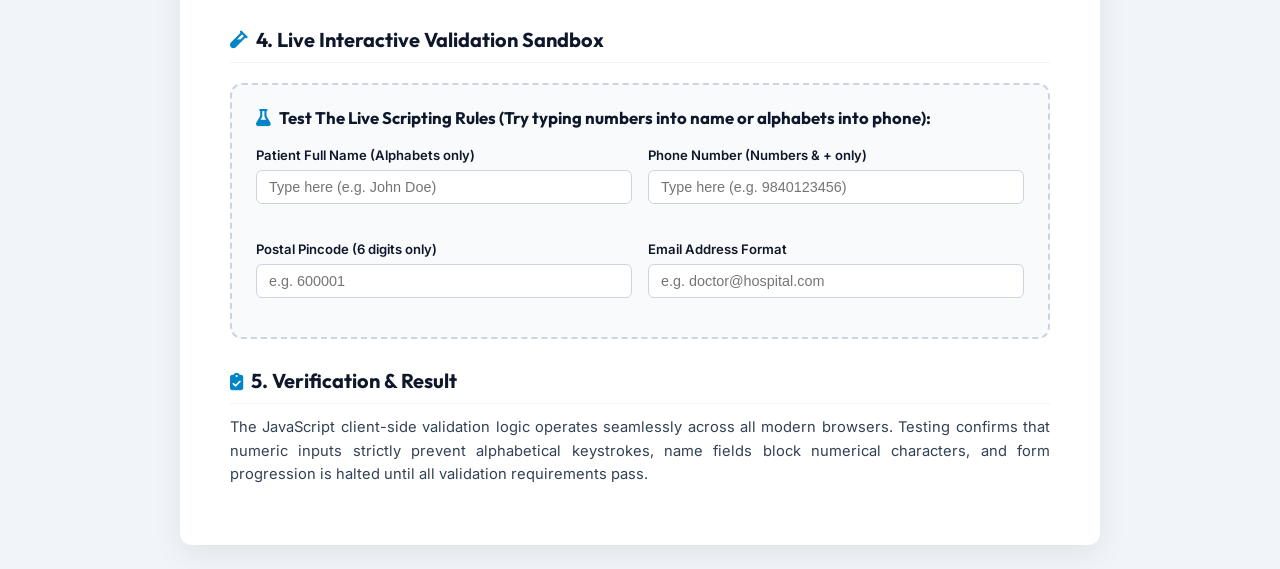
<file: module4_validation.html>
<!DOCTYPE html>
<html lang="en">
<head>
  <meta charset="UTF-8" />
  <meta name="viewport" content="width=device-width, initial-scale=1.0" />
  <title>Module 4 – Form Validation Scripting Documentation &amp; Report</title>
  <link href="https://fonts.googleapis.com/css2?family=Inter:wght@300;400;500;600;700;800&family=Outfit:wght@400;600;700;800&family=Fira+Code:wght@400;500;600&display=swap" rel="stylesheet" />
  <link rel="stylesheet" href="https://cdnjs.cloudflare.com/ajax/libs/font-awesome/6.5.0/css/all.min.css" />
  <style>
    :root {
      --primary: #0284c7;
      --primary-dark: #0369a1;
      --navy: #0f172a;
      --slate: #334155;
      --muted: #64748b;
      --light-bg: #f8fafc;
      --border: #e2e8f0;
      --danger: #ef4444;
      --success: #10b981;
      --code-bg: #1e293b;
    }

    * {
      box-sizing: border-box;
      margin: 0;
      padding: 0;
    }

    body {
      font-family: 'Inter', -apple-system, BlinkMacSystemFont, sans-serif;
      background: #f1f5f9;
      color: var(--slate);
      line-height: 1.6;
      padding: 24px;
    }

    /* Action bar */
    .action-bar {
      max-width: 920px;
      margin: 0 auto 20px auto;
      display: flex;
      justify-content: space-between;
      align-items: center;
      background: #ffffff;
      padding: 14px 20px;
      border-radius: 12px;
      box-shadow: 0 4px 15px rgba(0,0,0,0.06);
    }
    .badge-module {
      display: inline-flex;
      align-items: center;
      gap: 6px;
      padding: 6px 12px;
      background: #e0f2fe;
      color: #0369a1;
      font-weight: 700;
      font-size: 0.82rem;
      border-radius: 20px;
    }
    .btn-print {
      display: inline-flex;
      align-items: center;
      gap: 8px;
      background: linear-gradient(135deg, #0284c7, #0369a1);
      color: white;
      border: none;
      padding: 10px 18px;
      border-radius: 8px;
      font-weight: 600;
      font-size: 0.9rem;
      cursor: pointer;
      box-shadow: 0 4px 10px rgba(2, 132, 199, 0.3);
      transition: all 0.2s ease;
    }
    .btn-print:hover {
      background: #0369a1;
      transform: translateY(-1px);
    }
    .btn-nav {
      display: inline-flex;
      align-items: center;
      gap: 6px;
      color: var(--muted);
      text-decoration: none;
      font-size: 0.88rem;
      font-weight: 500;
      padding: 8px 14px;
      border: 1px solid #cbd5e1;
      border-radius: 8px;
    }

    /* Paper Container */
    .report-paper {
      max-width: 920px;
      margin: 0 auto;
      background: #ffffff;
      padding: 44px 50px;
      border-radius: 12px;
      box-shadow: 0 8px 30px rgba(0,0,0,0.08);
      border-top: 6px solid var(--primary);
    }

    /* Report Header */
    .report-header {
      border-bottom: 2px solid #e2e8f0;
      padding-bottom: 20px;
      margin-bottom: 26px;
    }
    .report-header h1 {
      font-family: 'Outfit', sans-serif;
      font-size: 2rem;
      color: var(--navy);
      font-weight: 800;
    }
    .report-header .sub {
      color: var(--primary);
      font-weight: 600;
      font-size: 1.05rem;
      margin-top: 4px;
    }
    .meta-row {
      display: flex;
      flex-wrap: wrap;
      gap: 20px;
      font-size: 0.85rem;
      color: var(--muted);
      margin-top: 12px;
    }

    /* Headings */
    h2.section-heading {
      font-family: 'Outfit', sans-serif;
      font-size: 1.25rem;
      color: var(--navy);
      font-weight: 700;
      margin: 26px 0 12px 0;
      display: flex;
      align-items: center;
      gap: 8px;
      border-bottom: 1.5px solid #f1f5f9;
      padding-bottom: 6px;
    }
    h2.section-heading i {
      color: var(--primary);
      font-size: 1.1rem;
    }

    p.body-text {
      font-size: 0.92rem;
      color: var(--slate);
      margin-bottom: 14px;
      text-align: justify;
    }

    /* Tables */
    .rule-table {
      width: 100%;
      border-collapse: collapse;
      font-size: 0.85rem;
      margin: 14px 0;
    }
    .rule-table th {
      background: var(--navy);
      color: white;
      padding: 10px 12px;
      text-align: left;
      font-weight: 600;
      font-size: 0.82rem;
    }
    .rule-table td {
      padding: 9px 12px;
      border-bottom: 1px solid var(--border);
    }
    .rule-table tr:nth-child(even) {
      background: #f8fafc;
    }
    .badge-rule {
      font-family: 'Fira Code', monospace;
      background: #e2e8f0;
      padding: 2px 6px;
      border-radius: 4px;
      font-size: 0.8rem;
    }
    .badge-block {
      color: #b91c1c;
      background: #fee2e2;
      padding: 3px 8px;
      border-radius: 4px;
      font-weight: 600;
      font-size: 0.78rem;
    }
    .badge-allow {
      color: #15803d;
      background: #dcfce7;
      padding: 3px 8px;
      border-radius: 4px;
      font-weight: 600;
      font-size: 0.78rem;
    }

    /* Code Snippet Box */
    .code-container {
      background: var(--code-bg);
      border-radius: 8px;
      padding: 16px 20px;
      margin: 14px 0;
      color: #e2e8f0;
      font-family: 'Fira Code', monospace;
      font-size: 0.82rem;
      line-height: 1.5;
      overflow-x: auto;
    }
    .code-comment { color: #64748b; }
    .code-keyword { color: #38bdf8; font-weight: 600; }
    .code-func { color: #f472b6; }
    .code-string { color: #a3e635; }
    .code-regex { color: #fbbf24; }

    /* Interactive Testing Sandbox */
    .sandbox-card {
      background: #f8fafc;
      border: 2px dashed #cbd5e1;
      border-radius: 12px;
      padding: 20px 24px;
      margin: 20px 0;
    }
    .sandbox-title {
      font-family: 'Outfit', sans-serif;
      font-weight: 700;
      font-size: 1.05rem;
      color: var(--navy);
      display: flex;
      align-items: center;
      gap: 8px;
      margin-bottom: 14px;
    }
    .sandbox-grid {
      display: grid;
      grid-template-columns: repeat(2, 1fr);
      gap: 16px;
    }
    .test-input-group {
      display: flex;
      flex-direction: column;
    }
    .test-input-group label {
      font-size: 0.82rem;
      font-weight: 600;
      color: var(--navy);
      margin-bottom: 4px;
    }
    .test-input {
      padding: 8px 12px;
      border: 1px solid #cbd5e1;
      border-radius: 6px;
      font-size: 0.9rem;
      outline: none;
      transition: all 0.2s;
    }
    .test-input.error {
      border-color: var(--danger) !important;
      background: #fff5f5;
      animation: shake 0.3s ease;
    }
    .error-tag {
      font-size: 0.76rem;
      color: var(--danger);
      margin-top: 3px;
      min-height: 16px;
      display: block;
    }

    @keyframes shake {
      0%, 100% { transform: translateX(0); }
      25% { transform: translateX(-5px); }
      75% { transform: translateX(5px); }
    }

    /* Print Styles */
    @media print {
      body {
        background: white;
        padding: 0;
        margin: 0;
      }
      .action-bar {
        display: none !important;
      }
      .report-paper {
        box-shadow: none;
        border-radius: 0;
        border-top: none;
        padding: 12mm;
        max-width: 100%;
      }
      .sandbox-card {
        border-style: solid;
      }
      @page {
        size: A4 portrait;
        margin: 8mm;
      }
    }
  </style>
</head>
<body>

  <!-- Top Action Bar -->
  <div class="action-bar">
    <div style="display:flex; align-items:center; gap: 12px;">
      <a href="index.html" class="btn-nav"><i class="fa fa-arrow-left"></i> Main Portal</a>
      <span class="badge-module"><i class="fa fa-shield-halved"></i> Module 4: Validation Scripting (PDF)</span>
    </div>
    <div style="display:flex; gap: 10px;">
      <button class="btn-print" onclick="window.print()">
        <i class="fa fa-file-pdf"></i> Print / Save as PDF
      </button>
    </div>
  </div>

  <!-- Document Paper Sheet -->
  <div class="report-paper">

    <!-- Header -->
    <header class="report-header">
      <h1>Form Validation Scripting Report</h1>
      <div class="sub">Client-Side JavaScript Validation Architecture &amp; Implementation</div>
      <div class="meta-row">
        <span><strong>Subject:</strong> Web Technology / Full Stack Development</span>
        <span><strong>Application:</strong> MediCare Hospital Management System</span>
        <span><strong>Script Language:</strong> JavaScript (ES6+)</span>
        <span><strong>Date:</strong> 14-Oct-2026</span>
      </div>
    </header>

    <!-- 1. Objective -->
    <h2 class="section-heading"><i class="fa fa-bullseye"></i> 1. Aim and Objectives</h2>
    <p class="body-text">
      The primary objective of client-side validation in the Hospital Registration System is to ensure data integrity, enhance user experience (UX), and prevent invalid inputs before form submission. It prevents corrupt records (such as letters in contact numbers or digits in patient names) by intercepting keyboard events in real-time and evaluating regular expression (RegEx) constraints.
    </p>

    <!-- 2. Validation Matrix Table -->
    <h2 class="section-heading"><i class="fa fa-table"></i> 2. Validation Rules &amp; Constraints Matrix</h2>
    <table class="rule-table">
      <thead>
        <tr>
          <th>Field Name</th>
          <th>Rule Type</th>
          <th>Allowed Input</th>
          <th>Blocked Input</th>
          <th>Regex Pattern</th>
        </tr>
      </thead>
      <tbody>
        <tr>
          <td><strong>Patient First &amp; Last Name</strong></td>
          <td>Alpha-Only Restriction</td>
          <td><span class="badge-allow">Letters (a-z, A-Z), Space</span></td>
          <td><span class="badge-block">Numbers (0-9), Symbols (@#$)</span></td>
          <td><span class="badge-rule">/^[a-zA-Z\s.'-]+$/</span></td>
        </tr>
        <tr>
          <td><strong>Mobile / Emergency Phone</strong></td>
          <td>Numeric + Special Symbol</td>
          <td><span class="badge-allow">Digits (0-9), +, -, Space</span></td>
          <td><span class="badge-block">Alphabets (a-z), Symbols</span></td>
          <td><span class="badge-rule">/^[\d\s+\-()]{10,15}$/</span></td>
        </tr>
        <tr>
          <td><strong>Pincode / Postal Code</strong></td>
          <td>Exact 6 Digits</td>
          <td><span class="badge-allow">Only Digits (0-9)</span></td>
          <td><span class="badge-block">Letters, Spaces, Symbols</span></td>
          <td><span class="badge-rule">/^\d{6}$/</span></td>
        </tr>
        <tr>
          <td><strong>Email Address</strong></td>
          <td>Standard RFC 5322</td>
          <td><span class="badge-allow">Valid email (user@domain.com)</span></td>
          <td><span class="badge-block">Missing @ or dot domain</span></td>
          <td><span class="badge-rule">/^[^\s@]+@[^\s@]+\.[^\s@]+$/</span></td>
        </tr>
        <tr>
          <td><strong>Patient Age</strong></td>
          <td>Positive Integer Range</td>
          <td><span class="badge-allow">Numbers between 0 and 125</span></td>
          <td><span class="badge-block">Negative numbers, &gt;125</span></td>
          <td><span class="badge-rule">0 &le; age &le; 125</span></td>
        </tr>
      </tbody>
    </table>

    <!-- 3. Key Scripting Mechanisms -->
    <h2 class="section-heading"><i class="fa fa-code"></i> 3. JavaScript Scripting Implementation</h2>
    <p class="body-text">
      The validation mechanism uses a two-tier defense approach:
      <strong>Tier 1: Keystroke Interception (onKeypress / onInput)</strong> prevents illegal characters from appearing in the input box altogether.
      <strong>Tier 2: Pattern Evaluation (onBlur / onSubmit)</strong> tests the complete field value and displays a red border, shake animation, and helpful error text if requirements are unmet.
    </p>

    <!-- Code Block 1: Real-time Keystroke Blocker -->
    <div style="font-size:0.85rem; font-weight:600; color:var(--navy); margin-top:10px;">
      Listing 3.1: Keystroke Filter for Name &amp; Phone Fields
    </div>
    <div class="code-container">
<span class="code-comment">// 1. Restrict phone inputs: Block alphabetic characters on keydown/keypress</span>
<span class="code-keyword">function</span> <span class="code-func">enforceNumericOnly</span>(event) {
  <span class="code-keyword">const</span> allowedKeys = [<span class="code-string">'Backspace'</span>, <span class="code-string">'Tab'</span>, <span class="code-string">'ArrowLeft'</span>, <span class="code-string">'ArrowRight'</span>, <span class="code-string">'Delete'</span>];
  <span class="code-keyword">if</span> (allowedKeys.<span class="code-func">includes</span>(event.key)) <span class="code-keyword">return</span>;
  
  <span class="code-comment">// Allow only digits, plus sign and hyphen</span>
  <span class="code-keyword">if</span> (!<span class="code-regex">/[\d+\-\s]/</span>.<span class="code-func">test</span>(event.key)) {
    event.<span class="code-func">preventDefault</span>(); <span class="code-comment">// Reject the character!</span>
    showInputShake(event.target, <span class="code-string">"Numbers only! Alphabets are blocked."</span>);
  }
}

<span class="code-comment">// 2. Restrict name inputs: Block digits</span>
<span class="code-keyword">function</span> <span class="code-func">enforceAlphaOnly</span>(event) {
  <span class="code-keyword">if</span> (<span class="code-regex">/[\d]/</span>.<span class="code-func">test</span>(event.key)) {
    event.<span class="code-func">preventDefault</span>(); <span class="code-comment">// Block numbers</span>
    showInputShake(event.target, <span class="code-string">"Letters only! Numbers are not allowed in names."</span>);
  }
}
    </div>

    <!-- Code Block 2: Field Validation and Error Rendering -->
    <div style="font-size:0.85rem; font-weight:600; color:var(--navy); margin-top:10px;">
      Listing 3.2: Complete Field Validator with Dynamic Error Message
    </div>
    <div class="code-container">
<span class="code-keyword">function</span> <span class="code-func">validateField</span>(input) {
  <span class="code-keyword">const</span> val = input.value.<span class="code-func">trim</span>();
  <span class="code-keyword">const</span> fieldType = input.dataset.validate;
  
  <span class="code-keyword">if</span> (input.hasAttribute(<span class="code-string">'required'</span>) &amp;&amp; !val) {
    <span class="code-keyword">return</span> setFieldError(input, <span class="code-string">"This field is required"</span>);
  }
  
  <span class="code-keyword">if</span> (fieldType === <span class="code-string">'phone'</span> &amp;&amp; !<span class="code-regex">/^[\d+\-\s]{10,15}$/</span>.<span class="code-func">test</span>(val)) {
    <span class="code-keyword">return</span> setFieldError(input, <span class="code-string">"Enter a valid 10-digit phone number"</span>);
  }
  
  <span class="code-keyword">if</span> (fieldType === <span class="code-string">'pincode'</span> &amp;&amp; !<span class="code-regex">/^\d{6}$/</span>.<span class="code-func">test</span>(val)) {
    <span class="code-keyword">return</span> setFieldError(input, <span class="code-string">"Pincode must be exactly 6 digits"</span>);
  }
  
  <span class="code-keyword">if</span> (fieldType === <span class="code-string">'email'</span> &amp;&amp; !<span class="code-regex">/^[^\s@]+@[^\s@]+\.[^\s@]+$/</span>.<span class="code-func">test</span>(val)) {
    <span class="code-keyword">return</span> setFieldError(input, <span class="code-string">"Enter a valid email address (e.g. name@domain.com)"</span>);
  }
  
  clearFieldError(input);
  <span class="code-keyword">return</span> <span class="code-keyword">true</span>;
}
    </div>

    <!-- 4. Interactive Live Sandbox -->
    <h2 class="section-heading"><i class="fa fa-vial"></i> 4. Live Interactive Validation Sandbox</h2>
    <div class="sandbox-card">
      <div class="sandbox-title">
        <i class="fa fa-flask" style="color:var(--primary);"></i>
        Test The Live Scripting Rules (Try typing numbers into name or alphabets into phone):
      </div>

      <div class="sandbox-grid">
        <div class="test-input-group">
          <label>Patient Full Name (Alphabets only)</label>
          <input type="text" id="demoName" class="test-input" placeholder="Type here (e.g. John Doe)" />
          <span class="error-tag" id="demoNameErr"></span>
        </div>

        <div class="test-input-group">
          <label>Phone Number (Numbers &amp; + only)</label>
          <input type="text" id="demoPhone" class="test-input" placeholder="Type here (e.g. 9840123456)" />
          <span class="error-tag" id="demoPhoneErr"></span>
        </div>

        <div class="test-input-group">
          <label>Postal Pincode (6 digits only)</label>
          <input type="text" id="demoPin" class="test-input" maxlength="6" placeholder="e.g. 600001" />
          <span class="error-tag" id="demoPinErr"></span>
        </div>

        <div class="test-input-group">
          <label>Email Address Format</label>
          <input type="text" id="demoEmail" class="test-input" placeholder="e.g. doctor@hospital.com" />
          <span class="error-tag" id="demoEmailErr"></span>
        </div>
      </div>
    </div>

    <!-- 5. Conclusion -->
    <h2 class="section-heading"><i class="fa fa-clipboard-check"></i> 5. Verification &amp; Result</h2>
    <p class="body-text">
      The JavaScript client-side validation logic operates seamlessly across all modern browsers. Testing confirms that numeric inputs strictly prevent alphabetical keystrokes, name fields block numerical characters, and form progression is halted until all validation requirements pass.
    </p>

  </div>

  <script>
    // Live sandbox scripts
    const demoName = document.getElementById('demoName');
    const demoNameErr = document.getElementById('demoNameErr');
    const demoPhone = document.getElementById('demoPhone');
    const demoPhoneErr = document.getElementById('demoPhoneErr');
    const demoPin = document.getElementById('demoPin');
    const demoPinErr = document.getElementById('demoPinErr');
    const demoEmail = document.getElementById('demoEmail');
    const demoEmailErr = document.getElementById('demoEmailErr');

    // Name: reject numbers
    demoName.addEventListener('keypress', (e) => {
      if (/[0-9]/.test(e.key)) {
        e.preventDefault();
        showErr(demoName, demoNameErr, 'Numbers are not allowed in name fields!');
      }
    });
    demoName.addEventListener('input', () => {
      if (/[0-9]/.test(demoName.value)) {
        demoName.value = demoName.value.replace(/[0-9]/g, '');
        showErr(demoName, demoNameErr, 'Numbers removed from name.');
      } else {
        clearErr(demoName, demoNameErr);
      }
    });

    // Phone: reject letters
    demoPhone.addEventListener('keypress', (e) => {
      if (!/[\d+\-\s]/.test(e.key)) {
        e.preventDefault();
        showErr(demoPhone, demoPhoneErr, 'Alphabets & symbols are blocked in phone number!');
      }
    });
    demoPhone.addEventListener('input', () => {
      if (/[^\d+\-\s]/.test(demoPhone.value)) {
        demoPhone.value = demoPhone.value.replace(/[^\d+\-\s]/g, '');
        showErr(demoPhone, demoPhoneErr, 'Non-numeric characters removed.');
      } else {
        clearErr(demoPhone, demoPhoneErr);
      }
    });

    // Pincode: reject non-digits
    demoPin.addEventListener('keypress', (e) => {
      if (!/\d/.test(e.key)) {
        e.preventDefault();
        showErr(demoPin, demoPinErr, 'Only digits (0-9) allowed for pincode!');
      }
    });
    demoPin.addEventListener('input', () => {
      if (/[^\d]/.test(demoPin.value)) {
        demoPin.value = demoPin.value.replace(/[^\d]/g, '');
      }
      if (demoPin.value.length > 0 && demoPin.value.length < 6) {
        showErr(demoPin, demoPinErr, `Pincode requires 6 digits (currently ${demoPin.value.length})`);
      } else {
        clearErr(demoPin, demoPinErr);
      }
    });

    // Email
    demoEmail.addEventListener('blur', () => {
      const email = demoEmail.value.trim();
      if (email && !/^[^\s@]+@[^\s@]+\.[^\s@]+$/.test(email)) {
        showErr(demoEmail, demoEmailErr, 'Please enter a valid email format (e.g. user@domain.com)');
      } else {
        clearErr(demoEmail, demoEmailErr);
      }
    });

    function showErr(inp, span, msg) {
      inp.classList.add('error');
      span.textContent = msg;
      setTimeout(() => inp.classList.remove('error'), 350);
    }
    function clearErr(inp, span) {
      inp.classList.remove('error');
      span.textContent = '';
    }
  </script>
</body>
</html>
</file>
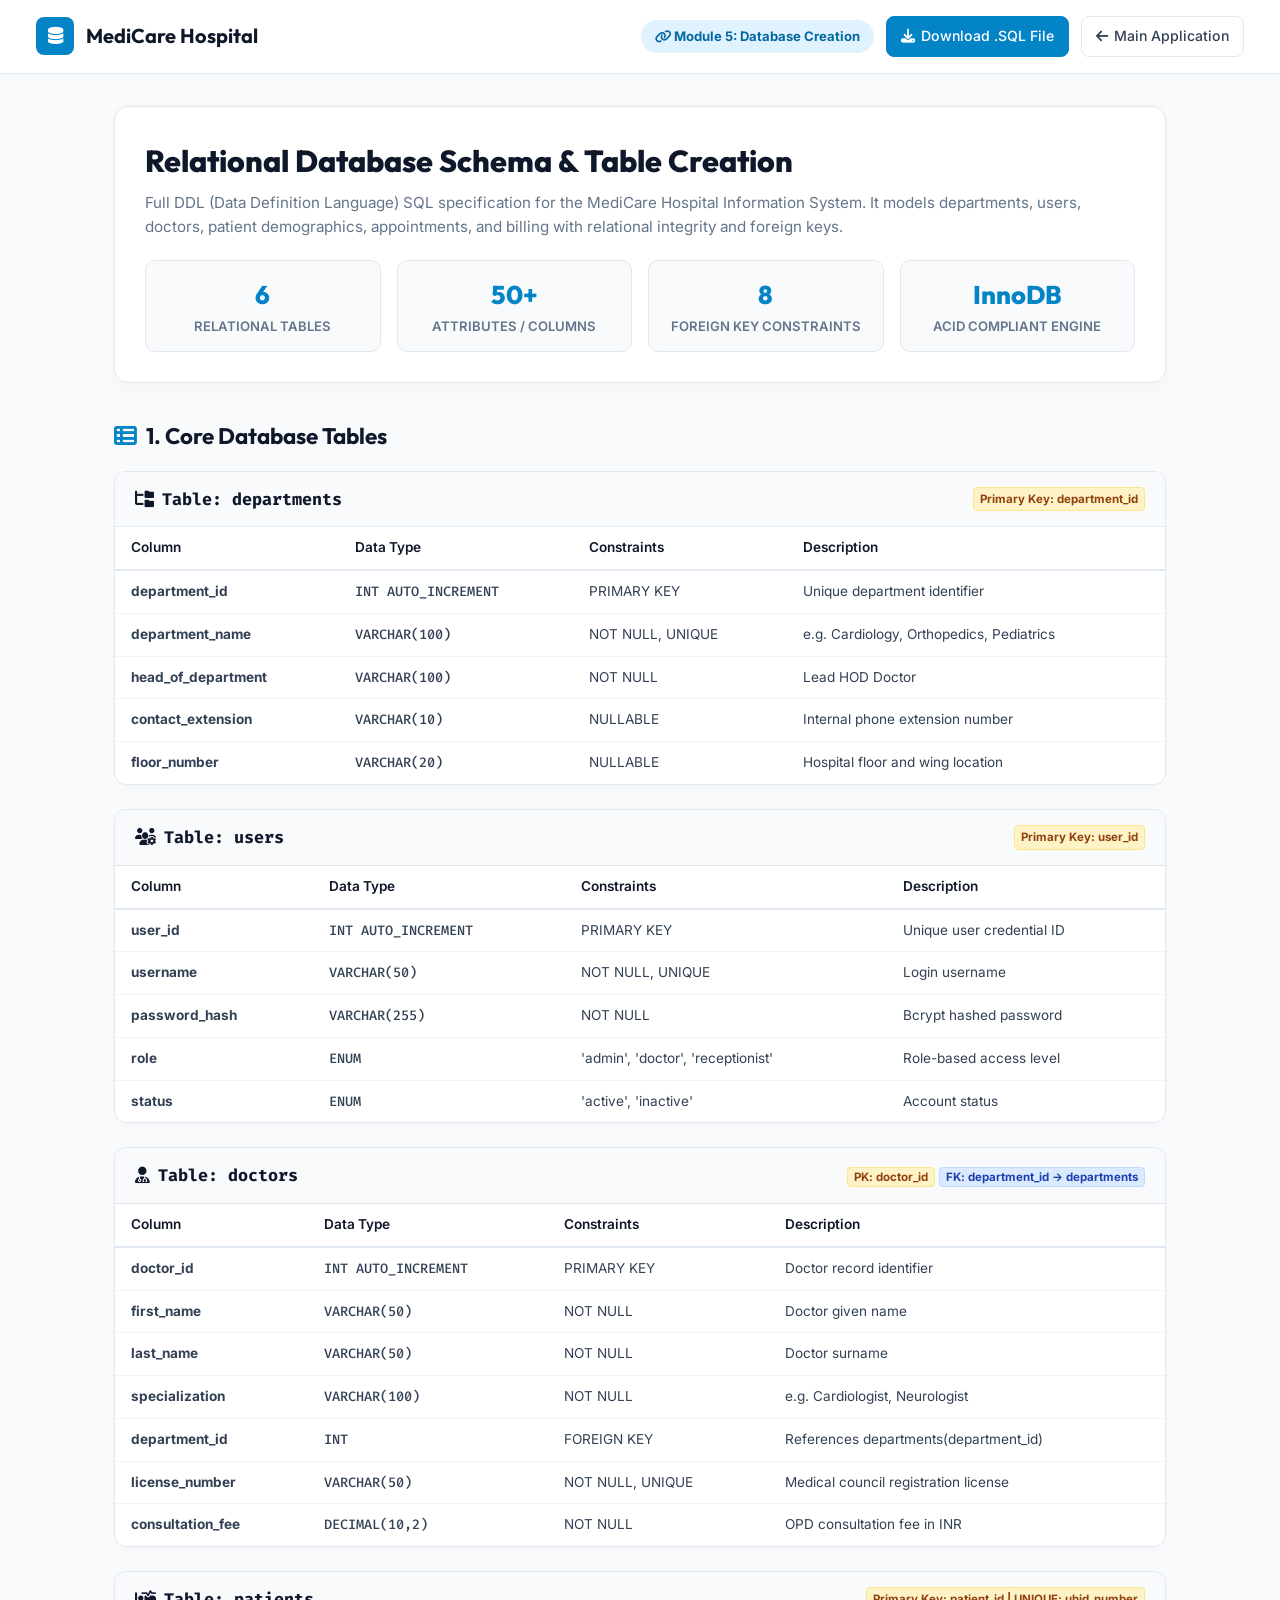
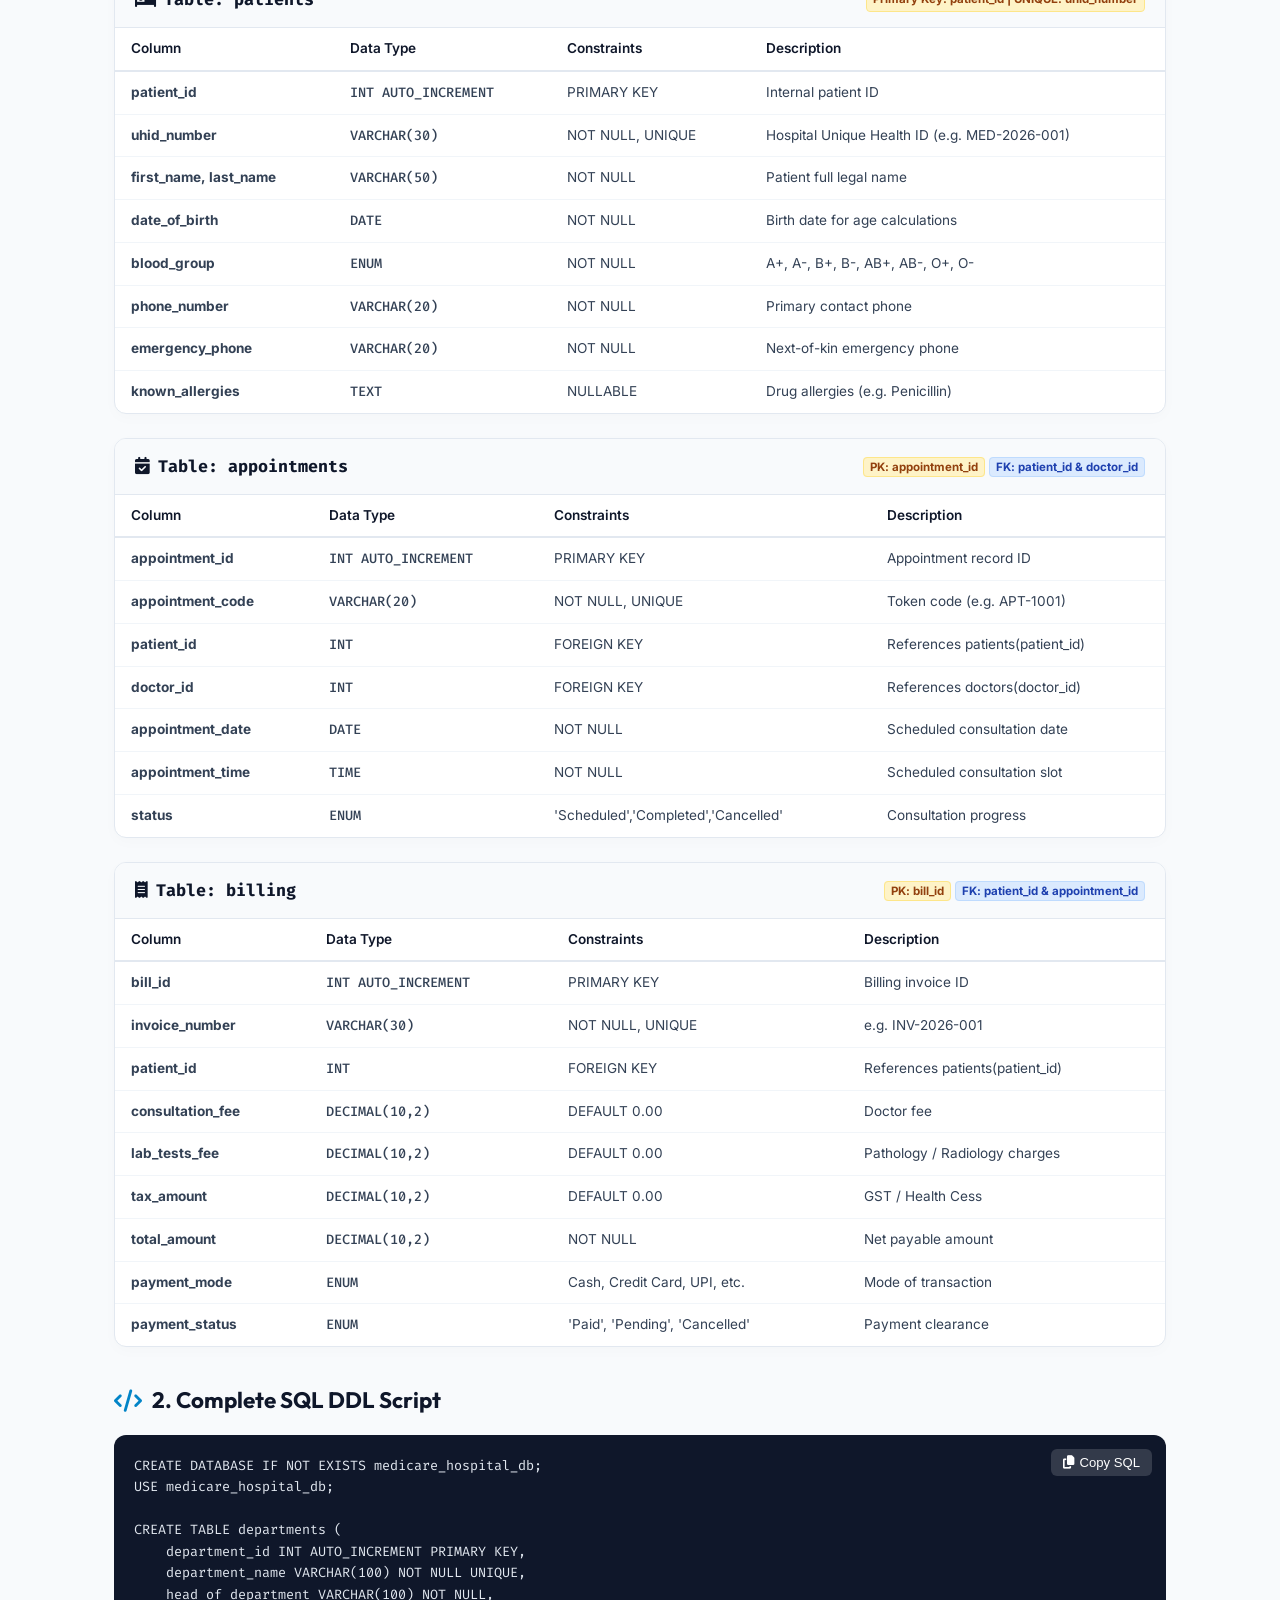
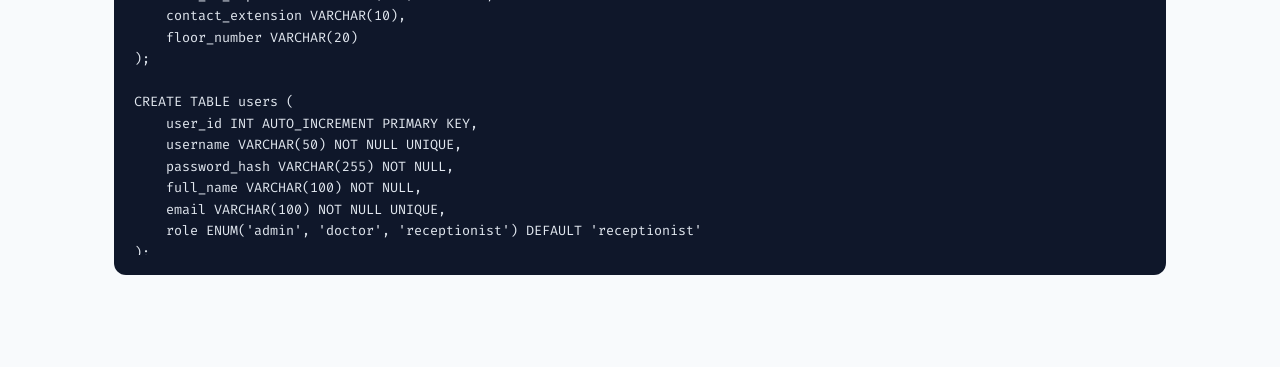
<file: module5_database.html>
<!DOCTYPE html>
<html lang="en">
<head>
  <meta charset="UTF-8" />
  <meta name="viewport" content="width=device-width, initial-scale=1.0" />
  <title>Module 5 – Database Table Creation &amp; Schema</title>
  <link href="https://fonts.googleapis.com/css2?family=Inter:wght@300;400;500;600;700;800&family=Outfit:wght@400;600;700;800&family=Fira+Code:wght@400;500;600&display=swap" rel="stylesheet" />
  <link rel="stylesheet" href="https://cdnjs.cloudflare.com/ajax/libs/font-awesome/6.5.0/css/all.min.css" />
  <style>
    :root {
      --primary: #0284c7;
      --primary-dark: #0369a1;
      --navy: #0f172a;
      --slate: #334155;
      --muted: #64748b;
      --border: #e2e8f0;
      --code-bg: #0f172a;
      --success: #10b981;
      --accent: #06b6d4;
    }

    * {
      box-sizing: border-box;
      margin: 0;
      padding: 0;
    }

    body {
      font-family: 'Inter', sans-serif;
      background: #f8fafc;
      color: var(--slate);
      line-height: 1.6;
      padding-bottom: 60px;
    }

    /* Top Nav */
    .top-bar {
      background: #ffffff;
      border-bottom: 1px solid var(--border);
      padding: 16px 36px;
      display: flex;
      justify-content: space-between;
      align-items: center;
      position: sticky;
      top: 0;
      z-index: 50;
      box-shadow: 0 2px 10px rgba(0,0,0,0.03);
    }
    .brand {
      display: flex;
      align-items: center;
      gap: 12px;
      text-decoration: none;
      color: var(--navy);
    }
    .brand-icon {
      width: 38px;
      height: 38px;
      background: #0284c7;
      border-radius: 8px;
      display: flex;
      align-items: center;
      justify-content: center;
      color: white;
      font-size: 1.1rem;
    }
    .brand-text h1 {
      font-family: 'Outfit', sans-serif;
      font-size: 1.25rem;
      font-weight: 700;
      color: var(--navy);
    }
    .nav-actions {
      display: flex;
      align-items: center;
      gap: 12px;
    }
    .badge-mod {
      background: #e0f2fe;
      color: #0369a1;
      padding: 6px 14px;
      border-radius: 20px;
      font-size: 0.82rem;
      font-weight: 700;
    }
    .btn-action {
      display: inline-flex;
      align-items: center;
      gap: 6px;
      padding: 8px 14px;
      font-size: 0.88rem;
      border-radius: 8px;
      text-decoration: none;
      font-weight: 500;
      border: 1px solid var(--border);
      color: var(--slate);
      background: white;
      cursor: pointer;
      transition: all 0.2s;
    }
    .btn-action:hover {
      background: #f1f5f9;
      color: var(--navy);
    }
    .btn-primary {
      background: #0284c7;
      color: white;
      border-color: #0284c7;
    }
    .btn-primary:hover {
      background: #0369a1;
      color: white;
    }

    /* Container */
    .container {
      max-width: 1100px;
      margin: 32px auto;
      padding: 0 24px;
    }

    .header-box {
      background: white;
      border: 1px solid var(--border);
      border-radius: 14px;
      padding: 30px;
      margin-bottom: 28px;
      box-shadow: 0 4px 20px rgba(0,0,0,0.03);
    }
    .header-box h2 {
      font-family: 'Outfit', sans-serif;
      font-size: 1.9rem;
      color: var(--navy);
      font-weight: 800;
    }
    .header-box p {
      color: var(--muted);
      font-size: 0.95rem;
      margin-top: 6px;
    }

    /* Stats bar */
    .schema-stats {
      display: grid;
      grid-template-columns: repeat(4, 1fr);
      gap: 16px;
      margin-top: 20px;
    }
    .stat-pill {
      background: #f8fafc;
      border: 1px solid #e2e8f0;
      border-radius: 10px;
      padding: 14px;
      text-align: center;
    }
    .stat-num {
      font-family: 'Outfit', sans-serif;
      font-size: 1.6rem;
      font-weight: 800;
      color: var(--primary);
    }
    .stat-lbl {
      font-size: 0.82rem;
      color: var(--muted);
      text-transform: uppercase;
      font-weight: 600;
    }

    /* Table Cards */
    .tables-section-title {
      font-family: 'Outfit', sans-serif;
      font-size: 1.4rem;
      color: var(--navy);
      font-weight: 700;
      margin: 36px 0 16px 0;
      display: flex;
      align-items: center;
      gap: 10px;
    }

    .table-card {
      background: white;
      border: 1px solid var(--border);
      border-radius: 12px;
      margin-bottom: 24px;
      box-shadow: 0 4px 15px rgba(0,0,0,0.02);
      overflow: hidden;
    }
    .table-card-head {
      background: #f8fafc;
      border-bottom: 1px solid var(--border);
      padding: 14px 20px;
      display: flex;
      justify-content: space-between;
      align-items: center;
    }
    .table-name-tag {
      font-family: 'Fira Code', monospace;
      font-size: 1.05rem;
      font-weight: 700;
      color: var(--navy);
      display: flex;
      align-items: center;
      gap: 8px;
    }
    .badge-pk {
      font-size: 0.72rem;
      background: #fef3c7;
      color: #92400e;
      border: 1px solid #fde68a;
      padding: 2px 6px;
      border-radius: 4px;
      font-weight: 700;
    }
    .badge-fk {
      font-size: 0.72rem;
      background: #dbeafe;
      color: #1e40af;
      border: 1px solid #bfdbfe;
      padding: 2px 6px;
      border-radius: 4px;
      font-weight: 700;
    }

    .schema-grid {
      width: 100%;
      border-collapse: collapse;
      font-size: 0.85rem;
    }
    .schema-grid th {
      background: #ffffff;
      color: var(--navy);
      padding: 10px 16px;
      text-align: left;
      font-weight: 600;
      border-bottom: 2px solid var(--border);
    }
    .schema-grid td {
      padding: 10px 16px;
      border-bottom: 1px solid #f1f5f9;
      color: var(--slate);
    }
    .schema-grid tr:last-child td {
      border-bottom: none;
    }
    .type-code {
      font-family: 'Fira Code', monospace;
      color: #0284c7;
      font-weight: 500;
    }

    /* SQL Code Viewer */
    .sql-view-container {
      background: var(--code-bg);
      border-radius: 12px;
      padding: 20px;
      margin-top: 16px;
      color: #e2e8f0;
      position: relative;
    }
    .copy-btn {
      position: absolute;
      top: 14px;
      right: 14px;
      background: rgba(255,255,255,0.15);
      color: white;
      border: none;
      padding: 6px 12px;
      border-radius: 6px;
      font-size: 0.82rem;
      cursor: pointer;
      display: flex;
      align-items: center;
      gap: 6px;
      transition: background 0.2s;
    }
    .copy-btn:hover {
      background: rgba(255,255,255,0.25);
    }
    pre code {
      font-family: 'Fira Code', monospace;
      font-size: 0.84rem;
      line-height: 1.6;
      display: block;
      overflow-x: auto;
      max-height: 400px;
    }
  </style>
</head>
<body>

  <!-- Top Nav -->
  <nav class="top-bar">
    <a href="index.html" class="brand">
      <div class="brand-icon"><i class="fa fa-database"></i></div>
      <div class="brand-text">
        <h1>MediCare Hospital</h1>
      </div>
    </a>
    <div class="nav-actions">
      <span class="badge-mod"><i class="fa fa-link"></i> Module 5: Database Creation</span>
      <a href="module5_database.sql" download class="btn-action btn-primary"><i class="fa fa-download"></i> Download .SQL File</a>
      <a href="index.html" class="btn-action"><i class="fa fa-arrow-left"></i> Main Application</a>
    </div>
  </nav>

  <div class="container">

    <!-- Header Description -->
    <div class="header-box">
      <h2>Relational Database Schema &amp; Table Creation</h2>
      <p>
        Full DDL (Data Definition Language) SQL specification for the MediCare Hospital Information System. It models departments, users, doctors, patient demographics, appointments, and billing with relational integrity and foreign keys.
      </p>

      <div class="schema-stats">
        <div class="stat-pill">
          <div class="stat-num">6</div>
          <div class="stat-lbl">Relational Tables</div>
        </div>
        <div class="stat-pill">
          <div class="stat-num">50+</div>
          <div class="stat-lbl">Attributes / Columns</div>
        </div>
        <div class="stat-pill">
          <div class="stat-num">8</div>
          <div class="stat-lbl">Foreign Key Constraints</div>
        </div>
        <div class="stat-pill">
          <div class="stat-num">InnoDB</div>
          <div class="stat-lbl">ACID Compliant Engine</div>
        </div>
      </div>
    </div>

    <!-- Tables List -->
    <h3 class="tables-section-title"><i class="fa fa-table-list" style="color:var(--primary)"></i> 1. Core Database Tables</h3>

    <!-- Table 1: DEPARTMENTS -->
    <div class="table-card">
      <div class="table-card-head">
        <div class="table-name-tag"><i class="fa fa-folder-tree"></i> Table: departments</div>
        <span class="badge-pk">Primary Key: department_id</span>
      </div>
      <table class="schema-grid">
        <thead>
          <tr><th>Column</th><th>Data Type</th><th>Constraints</th><th>Description</th></tr>
        </thead>
        <tbody>
          <tr><td><strong>department_id</strong></td><td class="type-code">INT AUTO_INCREMENT</td><td>PRIMARY KEY</td><td>Unique department identifier</td></tr>
          <tr><td><strong>department_name</strong></td><td class="type-code">VARCHAR(100)</td><td>NOT NULL, UNIQUE</td><td>e.g. Cardiology, Orthopedics, Pediatrics</td></tr>
          <tr><td><strong>head_of_department</strong></td><td class="type-code">VARCHAR(100)</td><td>NOT NULL</td><td>Lead HOD Doctor</td></tr>
          <tr><td><strong>contact_extension</strong></td><td class="type-code">VARCHAR(10)</td><td>NULLABLE</td><td>Internal phone extension number</td></tr>
          <tr><td><strong>floor_number</strong></td><td class="type-code">VARCHAR(20)</td><td>NULLABLE</td><td>Hospital floor and wing location</td></tr>
        </tbody>
      </table>
    </div>

    <!-- Table 2: USERS -->
    <div class="table-card">
      <div class="table-card-head">
        <div class="table-name-tag"><i class="fa fa-users-gear"></i> Table: users</div>
        <span class="badge-pk">Primary Key: user_id</span>
      </div>
      <table class="schema-grid">
        <thead>
          <tr><th>Column</th><th>Data Type</th><th>Constraints</th><th>Description</th></tr>
        </thead>
        <tbody>
          <tr><td><strong>user_id</strong></td><td class="type-code">INT AUTO_INCREMENT</td><td>PRIMARY KEY</td><td>Unique user credential ID</td></tr>
          <tr><td><strong>username</strong></td><td class="type-code">VARCHAR(50)</td><td>NOT NULL, UNIQUE</td><td>Login username</td></tr>
          <tr><td><strong>password_hash</strong></td><td class="type-code">VARCHAR(255)</td><td>NOT NULL</td><td>Bcrypt hashed password</td></tr>
          <tr><td><strong>role</strong></td><td class="type-code">ENUM</td><td>'admin', 'doctor', 'receptionist'</td><td>Role-based access level</td></tr>
          <tr><td><strong>status</strong></td><td class="type-code">ENUM</td><td>'active', 'inactive'</td><td>Account status</td></tr>
        </tbody>
      </table>
    </div>

    <!-- Table 3: DOCTORS -->
    <div class="table-card">
      <div class="table-card-head">
        <div class="table-name-tag"><i class="fa fa-user-doctor"></i> Table: doctors</div>
        <div>
          <span class="badge-pk">PK: doctor_id</span>
          <span class="badge-fk">FK: department_id &rarr; departments</span>
        </div>
      </div>
      <table class="schema-grid">
        <thead>
          <tr><th>Column</th><th>Data Type</th><th>Constraints</th><th>Description</th></tr>
        </thead>
        <tbody>
          <tr><td><strong>doctor_id</strong></td><td class="type-code">INT AUTO_INCREMENT</td><td>PRIMARY KEY</td><td>Doctor record identifier</td></tr>
          <tr><td><strong>first_name</strong></td><td class="type-code">VARCHAR(50)</td><td>NOT NULL</td><td>Doctor given name</td></tr>
          <tr><td><strong>last_name</strong></td><td class="type-code">VARCHAR(50)</td><td>NOT NULL</td><td>Doctor surname</td></tr>
          <tr><td><strong>specialization</strong></td><td class="type-code">VARCHAR(100)</td><td>NOT NULL</td><td>e.g. Cardiologist, Neurologist</td></tr>
          <tr><td><strong>department_id</strong></td><td class="type-code">INT</td><td>FOREIGN KEY</td><td>References departments(department_id)</td></tr>
          <tr><td><strong>license_number</strong></td><td class="type-code">VARCHAR(50)</td><td>NOT NULL, UNIQUE</td><td>Medical council registration license</td></tr>
          <tr><td><strong>consultation_fee</strong></td><td class="type-code">DECIMAL(10,2)</td><td>NOT NULL</td><td>OPD consultation fee in INR</td></tr>
        </tbody>
      </table>
    </div>

    <!-- Table 4: PATIENTS -->
    <div class="table-card">
      <div class="table-card-head">
        <div class="table-name-tag"><i class="fa fa-bed-pulse"></i> Table: patients</div>
        <span class="badge-pk">Primary Key: patient_id | UNIQUE: uhid_number</span>
      </div>
      <table class="schema-grid">
        <thead>
          <tr><th>Column</th><th>Data Type</th><th>Constraints</th><th>Description</th></tr>
        </thead>
        <tbody>
          <tr><td><strong>patient_id</strong></td><td class="type-code">INT AUTO_INCREMENT</td><td>PRIMARY KEY</td><td>Internal patient ID</td></tr>
          <tr><td><strong>uhid_number</strong></td><td class="type-code">VARCHAR(30)</td><td>NOT NULL, UNIQUE</td><td>Hospital Unique Health ID (e.g. MED-2026-001)</td></tr>
          <tr><td><strong>first_name, last_name</strong></td><td class="type-code">VARCHAR(50)</td><td>NOT NULL</td><td>Patient full legal name</td></tr>
          <tr><td><strong>date_of_birth</strong></td><td class="type-code">DATE</td><td>NOT NULL</td><td>Birth date for age calculations</td></tr>
          <tr><td><strong>blood_group</strong></td><td class="type-code">ENUM</td><td>NOT NULL</td><td>A+, A-, B+, B-, AB+, AB-, O+, O-</td></tr>
          <tr><td><strong>phone_number</strong></td><td class="type-code">VARCHAR(20)</td><td>NOT NULL</td><td>Primary contact phone</td></tr>
          <tr><td><strong>emergency_phone</strong></td><td class="type-code">VARCHAR(20)</td><td>NOT NULL</td><td>Next-of-kin emergency phone</td></tr>
          <tr><td><strong>known_allergies</strong></td><td class="type-code">TEXT</td><td>NULLABLE</td><td>Drug allergies (e.g. Penicillin)</td></tr>
        </tbody>
      </table>
    </div>

    <!-- Table 5: APPOINTMENTS -->
    <div class="table-card">
      <div class="table-card-head">
        <div class="table-name-tag"><i class="fa fa-calendar-check"></i> Table: appointments</div>
        <div>
          <span class="badge-pk">PK: appointment_id</span>
          <span class="badge-fk">FK: patient_id &amp; doctor_id</span>
        </div>
      </div>
      <table class="schema-grid">
        <thead>
          <tr><th>Column</th><th>Data Type</th><th>Constraints</th><th>Description</th></tr>
        </thead>
        <tbody>
          <tr><td><strong>appointment_id</strong></td><td class="type-code">INT AUTO_INCREMENT</td><td>PRIMARY KEY</td><td>Appointment record ID</td></tr>
          <tr><td><strong>appointment_code</strong></td><td class="type-code">VARCHAR(20)</td><td>NOT NULL, UNIQUE</td><td>Token code (e.g. APT-1001)</td></tr>
          <tr><td><strong>patient_id</strong></td><td class="type-code">INT</td><td>FOREIGN KEY</td><td>References patients(patient_id)</td></tr>
          <tr><td><strong>doctor_id</strong></td><td class="type-code">INT</td><td>FOREIGN KEY</td><td>References doctors(doctor_id)</td></tr>
          <tr><td><strong>appointment_date</strong></td><td class="type-code">DATE</td><td>NOT NULL</td><td>Scheduled consultation date</td></tr>
          <tr><td><strong>appointment_time</strong></td><td class="type-code">TIME</td><td>NOT NULL</td><td>Scheduled consultation slot</td></tr>
          <tr><td><strong>status</strong></td><td class="type-code">ENUM</td><td>'Scheduled','Completed','Cancelled'</td><td>Consultation progress</td></tr>
        </tbody>
      </table>
    </div>

    <!-- Table 6: BILLING -->
    <div class="table-card">
      <div class="table-card-head">
        <div class="table-name-tag"><i class="fa fa-receipt"></i> Table: billing</div>
        <div>
          <span class="badge-pk">PK: bill_id</span>
          <span class="badge-fk">FK: patient_id &amp; appointment_id</span>
        </div>
      </div>
      <table class="schema-grid">
        <thead>
          <tr><th>Column</th><th>Data Type</th><th>Constraints</th><th>Description</th></tr>
        </thead>
        <tbody>
          <tr><td><strong>bill_id</strong></td><td class="type-code">INT AUTO_INCREMENT</td><td>PRIMARY KEY</td><td>Billing invoice ID</td></tr>
          <tr><td><strong>invoice_number</strong></td><td class="type-code">VARCHAR(30)</td><td>NOT NULL, UNIQUE</td><td>e.g. INV-2026-001</td></tr>
          <tr><td><strong>patient_id</strong></td><td class="type-code">INT</td><td>FOREIGN KEY</td><td>References patients(patient_id)</td></tr>
          <tr><td><strong>consultation_fee</strong></td><td class="type-code">DECIMAL(10,2)</td><td>DEFAULT 0.00</td><td>Doctor fee</td></tr>
          <tr><td><strong>lab_tests_fee</strong></td><td class="type-code">DECIMAL(10,2)</td><td>DEFAULT 0.00</td><td>Pathology / Radiology charges</td></tr>
          <tr><td><strong>tax_amount</strong></td><td class="type-code">DECIMAL(10,2)</td><td>DEFAULT 0.00</td><td>GST / Health Cess</td></tr>
          <tr><td><strong>total_amount</strong></td><td class="type-code">DECIMAL(10,2)</td><td>NOT NULL</td><td>Net payable amount</td></tr>
          <tr><td><strong>payment_mode</strong></td><td class="type-code">ENUM</td><td>Cash, Credit Card, UPI, etc.</td><td>Mode of transaction</td></tr>
          <tr><td><strong>payment_status</strong></td><td class="type-code">ENUM</td><td>'Paid', 'Pending', 'Cancelled'</td><td>Payment clearance</td></tr>
        </tbody>
      </table>
    </div>

    <!-- SQL Code View & Copy -->
    <h3 class="tables-section-title"><i class="fa fa-code" style="color:var(--primary)"></i> 2. Complete SQL DDL Script</h3>
    <div class="sql-view-container">
      <button class="copy-btn" onclick="copySql()"><i class="fa fa-copy"></i> Copy SQL</button>
      <pre><code id="sqlText">CREATE DATABASE IF NOT EXISTS medicare_hospital_db;
USE medicare_hospital_db;

CREATE TABLE departments (
    department_id INT AUTO_INCREMENT PRIMARY KEY,
    department_name VARCHAR(100) NOT NULL UNIQUE,
    head_of_department VARCHAR(100) NOT NULL,
    contact_extension VARCHAR(10),
    floor_number VARCHAR(20)
);

CREATE TABLE users (
    user_id INT AUTO_INCREMENT PRIMARY KEY,
    username VARCHAR(50) NOT NULL UNIQUE,
    password_hash VARCHAR(255) NOT NULL,
    full_name VARCHAR(100) NOT NULL,
    email VARCHAR(100) NOT NULL UNIQUE,
    role ENUM('admin', 'doctor', 'receptionist') DEFAULT 'receptionist'
);

CREATE TABLE doctors (
    doctor_id INT AUTO_INCREMENT PRIMARY KEY,
    first_name VARCHAR(50) NOT NULL,
    last_name VARCHAR(50) NOT NULL,
    specialization VARCHAR(100) NOT NULL,
    department_id INT NOT NULL,
    consultation_fee DECIMAL(10,2) DEFAULT 500.00,
    FOREIGN KEY (department_id) REFERENCES departments(department_id)
);

CREATE TABLE patients (
    patient_id INT AUTO_INCREMENT PRIMARY KEY,
    uhid_number VARCHAR(30) NOT NULL UNIQUE,
    first_name VARCHAR(50) NOT NULL,
    last_name VARCHAR(50) NOT NULL,
    date_of_birth DATE NOT NULL,
    gender ENUM('Male', 'Female', 'Other') NOT NULL,
    blood_group VARCHAR(5) NOT NULL,
    phone_number VARCHAR(20) NOT NULL,
    emergency_phone VARCHAR(20) NOT NULL
);

CREATE TABLE appointments (
    appointment_id INT AUTO_INCREMENT PRIMARY KEY,
    appointment_code VARCHAR(20) NOT NULL UNIQUE,
    patient_id INT NOT NULL,
    doctor_id INT NOT NULL,
    appointment_date DATE NOT NULL,
    appointment_time TIME NOT NULL,
    status ENUM('Scheduled', 'Completed', 'Cancelled') DEFAULT 'Scheduled',
    FOREIGN KEY (patient_id) REFERENCES patients(patient_id),
    FOREIGN KEY (doctor_id) REFERENCES doctors(doctor_id)
);

CREATE TABLE billing (
    bill_id INT AUTO_INCREMENT PRIMARY KEY,
    invoice_number VARCHAR(30) NOT NULL UNIQUE,
    patient_id INT NOT NULL,
    appointment_id INT,
    total_amount DECIMAL(10,2) NOT NULL,
    payment_mode ENUM('Cash', 'Card', 'UPI', 'Insurance') NOT NULL,
    payment_status ENUM('Paid', 'Pending') DEFAULT 'Paid',
    FOREIGN KEY (patient_id) REFERENCES patients(patient_id),
    FOREIGN KEY (appointment_id) REFERENCES appointments(appointment_id)
);</code></pre>
    </div>

  </div>

  <script>
    function copySql() {
      const sql = document.getElementById('sqlText').innerText;
      navigator.clipboard.writeText(sql).then(() => {
        alert('SQL DDL Script copied to clipboard successfully!');
      });
    }
  </script>
</body>
</html>
</file>
<file: style.css>
/* =====================================================
   MediCare Hospital – style.css
   ===================================================== */

/* ---- Google Fonts + CSS Reset ---- */
@import url('https://fonts.googleapis.com/css2?family=Inter:wght@300;400;500;600;700;800&family=Outfit:wght@300;400;600;700;800&display=swap');

*, *::before, *::after { box-sizing: border-box; margin: 0; padding: 0; }

:root {
  --primary:      #1a6ef5;
  --primary-dark: #1254cc;
  --primary-light:#e8f1ff;
  --teal:         #0ea5a0;
  --teal-dark:    #0c8a86;
  --teal-light:   #e0f7f6;
  --green:        #16a34a;
  --green-light:  #dcfce7;
  --orange:       #ea6c00;
  --orange-light: #fff3e0;
  --red:          #dc2626;
  --red-light:    #fee2e2;
  --purple:       #7c3aed;
  --purple-light: #f5f3ff;

  --bg:           #f0f4ff;
  --surface:      #ffffff;
  --surface2:     #f8faff;
  --border:       #e2e8f0;
  --border-light: #f1f5f9;

  --text-primary:   #0f172a;
  --text-secondary: #475569;
  --text-muted:     #94a3b8;
  --text-white:     #ffffff;

  --sidebar-w: 260px;
  --topbar-h:  68px;
  --radius:    12px;
  --radius-sm: 8px;
  --radius-lg: 16px;
  --shadow:    0 1px 3px rgba(0,0,0,.07), 0 4px 16px rgba(0,0,0,.06);
  --shadow-md: 0 4px 20px rgba(0,0,0,.1);
  --shadow-lg: 0 12px 40px rgba(0,0,0,.14);

  --transition: all .22s cubic-bezier(.4,0,.2,1);
  --font: 'Inter', sans-serif;
  --font-brand: 'Outfit', sans-serif;
}

html { font-family: var(--font); font-size: 15px; }
body { background: var(--bg); color: var(--text-primary); min-height: 100vh; overflow-x: hidden; }

/* =====================================================
   LAYOUT
   ===================================================== */
.page { display: none; }
.page.active { display: block; }

/* =====================================================
   LOGIN PAGE
   ===================================================== */
.login-bg {
  min-height: 100vh;
  background: linear-gradient(135deg, #0f1e4a 0%, #1a3a8f 40%, #0e7bbd 100%);
  position: relative;
  display: flex;
  align-items: stretch;
}
.login-particles {
  position: absolute;
  inset: 0;
  background-image:
    radial-gradient(circle at 20% 20%, rgba(255,255,255,.04) 0%, transparent 50%),
    radial-gradient(circle at 80% 80%, rgba(14,165,160,.15) 0%, transparent 50%),
    radial-gradient(circle at 60% 10%, rgba(255,255,255,.06) 0%, transparent 30%);
  pointer-events: none;
}
.login-container {
  width: 100%;
  display: flex;
  align-items: stretch;
  min-height: 100vh;
}
.login-left {
  flex: 1;
  display: flex;
  flex-direction: column;
  justify-content: center;
  padding: 80px 60px;
  color: white;
}
.login-brand {
  display: flex;
  align-items: center;
  gap: 20px;
  margin-bottom: 32px;
}
.brand-logo {
  width: 68px; height: 68px;
  background: linear-gradient(135deg, #0ea5a0, #3b82f6);
  border-radius: 20px;
  display: flex; align-items: center; justify-content: center;
  font-size: 30px; color: white;
  box-shadow: 0 8px 24px rgba(14,165,160,.4);
}
.login-brand h1 {
  font-family: var(--font-brand);
  font-size: 2.4rem;
  font-weight: 800;
  line-height: 1.1;
}
.login-brand h1 span { color: #7dd3f8; }
.login-tagline {
  font-size: 1.1rem;
  color: rgba(255,255,255,.7);
  margin-bottom: 48px;
  line-height: 1.6;
}
.login-stats {
  display: flex;
  gap: 40px;
}
.stat-item {
  display: flex;
  flex-direction: column;
  gap: 4px;
}
.stat-number {
  font-family: var(--font-brand);
  font-size: 2rem;
  font-weight: 800;
  color: #7dd3f8;
}
.stat-label {
  font-size: .82rem;
  color: rgba(255,255,255,.6);
  text-transform: uppercase;
  letter-spacing: .05em;
}

.login-right {
  width: 480px;
  background: var(--surface);
  display: flex;
  align-items: center;
  justify-content: center;
  padding: 40px;
  box-shadow: -20px 0 60px rgba(0,0,0,.15);
}
.login-card { width: 100%; }
.login-card-header { margin-bottom: 32px; }
.login-card-header h2 {
  font-family: var(--font-brand);
  font-size: 1.9rem;
  font-weight: 800;
  color: var(--text-primary);
  margin-bottom: 6px;
}
.login-card-header p {
  color: var(--text-secondary);
  font-size: .95rem;
}
.login-hint {
  margin-top: 16px;
  padding: 10px 14px;
  background: var(--primary-light);
  border-radius: var(--radius-sm);
  color: var(--primary-dark);
  font-size: .82rem;
  display: flex;
  align-items: center;
  gap: 8px;
}

/* =====================================================
   SIDEBAR
   ===================================================== */
.sidebar {
  position: fixed;
  top: 0; left: 0;
  width: var(--sidebar-w);
  height: 100vh;
  background: linear-gradient(180deg, #0f1e4a 0%, #1a3a8f 60%, #1254cc 100%);
  display: flex;
  flex-direction: column;
  z-index: 100;
  transition: var(--transition);
  overflow-y: auto;
  box-shadow: 4px 0 20px rgba(0,0,0,.15);
}
.sidebar.collapsed { width: 68px; }
.sidebar.collapsed .sidebar-title,
.sidebar.collapsed .sidebar-sub,
.sidebar.collapsed .nav-item span,
.sidebar.collapsed .nav-section-label,
.sidebar.collapsed .badge { display: none; }
.sidebar.collapsed .sidebar-logo { margin: 0 auto; }
.sidebar.collapsed .sidebar-brand { padding: 20px 0; justify-content: center; }
.sidebar.collapsed .nav-item { justify-content: center; padding: 14px 0; }

.sidebar-brand {
  display: flex;
  align-items: center;
  gap: 12px;
  padding: 24px 20px;
  border-bottom: 1px solid rgba(255,255,255,.08);
}
.sidebar-logo {
  width: 42px; height: 42px;
  background: linear-gradient(135deg, #0ea5a0, #3b82f6);
  border-radius: 12px;
  display: flex; align-items: center; justify-content: center;
  color: white;
  font-size: 18px;
  flex-shrink: 0;
}
.sidebar-title {
  font-family: var(--font-brand);
  font-size: 1.15rem;
  font-weight: 800;
  color: white;
  line-height: 1;
  display: block;
}
.sidebar-sub {
  font-size: .72rem;
  color: rgba(255,255,255,.5);
  text-transform: uppercase;
  letter-spacing: .1em;
  display: block;
}

.sidebar-nav {
  padding: 16px 12px;
  flex: 1;
  display: flex;
  flex-direction: column;
  gap: 3px;
}
.nav-section-label {
  font-size: .68rem;
  font-weight: 600;
  color: rgba(255,255,255,.35);
  text-transform: uppercase;
  letter-spacing: .1em;
  padding: 14px 10px 6px;
}
.nav-item {
  display: flex;
  align-items: center;
  gap: 12px;
  padding: 11px 14px;
  border-radius: 10px;
  color: rgba(255,255,255,.7);
  text-decoration: none;
  font-size: .88rem;
  font-weight: 500;
  transition: var(--transition);
  position: relative;
}
.nav-item:hover {
  background: rgba(255,255,255,.1);
  color: white;
}
.nav-item.active {
  background: rgba(255,255,255,.15);
  color: white;
  box-shadow: inset 0 0 0 1px rgba(255,255,255,.15);
}
.nav-item.active::before {
  content: '';
  position: absolute;
  left: -12px;
  width: 4px;
  height: 60%;
  background: #7dd3f8;
  border-radius: 0 4px 4px 0;
}
.nav-item i { width: 18px; text-align: center; font-size: .95rem; }
.badge {
  margin-left: auto;
  background: var(--primary);
  color: white;
  font-size: .68rem;
  font-weight: 700;
  padding: 2px 7px;
  border-radius: 20px;
}
.logout-item { color: rgba(255,130,130,.8) !important; }
.logout-item:hover { background: rgba(220,38,38,.2) !important; color: #fca5a5 !important; }

/* =====================================================
   TOPBAR
   ===================================================== */
.main-content {
  margin-left: var(--sidebar-w);
  min-height: 100vh;
  transition: var(--transition);
}
.sidebar.collapsed ~ .main-content { margin-left: 68px; }

.topbar {
  height: var(--topbar-h);
  background: var(--surface);
  border-bottom: 1px solid var(--border);
  display: flex;
  align-items: center;
  padding: 0 24px;
  gap: 16px;
  position: sticky;
  top: 0;
  z-index: 50;
  box-shadow: 0 1px 10px rgba(0,0,0,.05);
}
.hamburger {
  background: none;
  border: none;
  cursor: pointer;
  color: var(--text-secondary);
  font-size: 1.1rem;
  padding: 8px;
  border-radius: 8px;
  transition: var(--transition);
}
.hamburger:hover { background: var(--bg); color: var(--primary); }
.topbar-search {
  flex: 1;
  display: flex;
  align-items: center;
  gap: 10px;
  background: var(--bg);
  border: 1px solid var(--border);
  border-radius: 10px;
  padding: 8px 14px;
  max-width: 360px;
  color: var(--text-muted);
}
.topbar-search input {
  background: none;
  border: none;
  outline: none;
  flex: 1;
  font-size: .88rem;
  color: var(--text-primary);
}
.topbar-right {
  display: flex;
  align-items: center;
  gap: 14px;
  margin-left: auto;
}
.topbar-date {
  display: flex;
  align-items: center;
  gap: 6px;
  font-size: .82rem;
  color: var(--text-secondary);
}
.notif-btn {
  position: relative;
  background: none;
  border: none;
  cursor: pointer;
  font-size: 1.05rem;
  color: var(--text-secondary);
  padding: 8px;
  border-radius: 8px;
  transition: var(--transition);
}
.notif-btn:hover { background: var(--bg); color: var(--primary); }
.notif-dot {
  position: absolute;
  top: 6px; right: 6px;
  width: 8px; height: 8px;
  background: var(--red);
  border-radius: 50%;
  border: 2px solid white;
}
.user-avatar {
  display: flex;
  align-items: center;
  gap: 8px;
  cursor: pointer;
  padding: 6px 12px;
  border-radius: 10px;
  transition: var(--transition);
  font-size: .85rem;
  font-weight: 600;
  color: var(--text-primary);
}
.user-avatar:hover { background: var(--bg); }
.user-avatar span:first-child {
  width: 34px; height: 34px;
  background: linear-gradient(135deg, var(--primary), var(--teal));
  border-radius: 50%;
  display: flex; align-items: center; justify-content: center;
  color: white; font-size: .85rem; font-weight: 700;
}
.notif-dropdown, .user-dropdown {
  position: absolute;
  top: calc(var(--topbar-h) + 4px);
  right: 24px;
  background: var(--surface);
  border: 1px solid var(--border);
  border-radius: var(--radius);
  box-shadow: var(--shadow-lg);
  z-index: 200;
  min-width: 300px;
}
.notif-dropdown { min-width: 340px; }
.notif-header {
  display: flex;
  justify-content: space-between;
  align-items: center;
  padding: 14px 16px;
  border-bottom: 1px solid var(--border);
  font-weight: 600;
  font-size: .9rem;
}
.notif-header button {
  background: none; border: none; cursor: pointer;
  color: var(--primary); font-size: .8rem; font-weight: 500;
}
.notif-item {
  padding: 12px 16px;
  border-bottom: 1px solid var(--border-light);
  font-size: .83rem;
  line-height: 1.5;
  color: var(--text-secondary);
}
.user-dropdown { min-width: 220px; padding: 8px; right: 16px; }
.user-info-dd {
  display: flex; align-items: center; gap: 12px;
  padding: 10px;
}
.ud-avatar {
  width: 40px; height: 40px;
  background: linear-gradient(135deg, var(--primary), var(--teal));
  border-radius: 50%;
  display: flex; align-items: center; justify-content: center;
  color: white; font-size: .95rem; font-weight: 700;
}
.user-info-dd p { font-weight: 600; font-size: .9rem; }
.user-info-dd small { color: var(--text-muted); font-size: .78rem; }
.user-dropdown hr { border: none; border-top: 1px solid var(--border); margin: 6px 0; }
.user-dropdown a {
  display: flex; align-items: center; gap: 10px;
  padding: 10px 12px;
  border-radius: 8px;
  color: var(--text-secondary);
  text-decoration: none;
  font-size: .85rem;
  transition: var(--transition);
}
.user-dropdown a:hover { background: var(--red-light); color: var(--red); }

/* =====================================================
   SECTIONS
   ===================================================== */
.section { display: none; padding: 28px 28px 60px; }
.section.active { display: block; animation: fadeSlideIn .3s ease; }
@keyframes fadeSlideIn {
  from { opacity: 0; transform: translateY(8px); }
  to   { opacity: 1; transform: translateY(0); }
}
.section-header {
  display: flex;
  align-items: flex-start;
  justify-content: space-between;
  margin-bottom: 24px;
}
.section-header h2 {
  font-family: var(--font-brand);
  font-size: 1.6rem;
  font-weight: 800;
  color: var(--text-primary);
}
.section-header p { color: var(--text-secondary); font-size: .9rem; margin-top: 3px; }
.section-header-actions { display: flex; gap: 10px; align-items: center; }

/* =====================================================
   KPI CARDS
   ===================================================== */
.kpi-grid { display: grid; grid-template-columns: repeat(4, 1fr); gap: 16px; margin-bottom: 24px; }
.kpi-grid-3 { display: grid; grid-template-columns: repeat(3, 1fr); gap: 16px; margin-bottom: 24px; }
.kpi-card {
  background: var(--surface);
  border-radius: var(--radius-lg);
  padding: 22px;
  display: flex;
  align-items: center;
  gap: 18px;
  box-shadow: var(--shadow);
  border: 1px solid var(--border-light);
  transition: var(--transition);
  position: relative;
  overflow: hidden;
}
.kpi-card::before {
  content: '';
  position: absolute;
  top: 0; right: 0;
  width: 80px; height: 80px;
  border-radius: 50%;
  opacity: .07;
  transform: translate(20px,-20px);
}
.kpi-card:hover { transform: translateY(-3px); box-shadow: var(--shadow-md); }
.kpi-blue .kpi-icon { background: var(--primary-light); color: var(--primary); }
.kpi-blue::before { background: var(--primary); }
.kpi-teal .kpi-icon { background: var(--teal-light); color: var(--teal); }
.kpi-teal::before { background: var(--teal); }
.kpi-green .kpi-icon { background: var(--green-light); color: var(--green); }
.kpi-green::before { background: var(--green); }
.kpi-orange .kpi-icon { background: var(--orange-light); color: var(--orange); }
.kpi-orange::before { background: var(--orange); }
.kpi-icon {
  width: 52px; height: 52px; min-width: 52px;
  border-radius: 14px;
  display: flex; align-items: center; justify-content: center;
  font-size: 1.25rem;
}
.kpi-card.mini .kpi-icon { width: 44px; height: 44px; min-width: 44px; font-size: 1.1rem; border-radius: 12px; }
.kpi-info { display: flex; flex-direction: column; gap: 4px; }
.kpi-label { font-size: .78rem; font-weight: 500; color: var(--text-muted); text-transform: uppercase; letter-spacing: .04em; }
.kpi-value { font-family: var(--font-brand); font-size: 1.75rem; font-weight: 800; color: var(--text-primary); line-height: 1; }
.kpi-card.mini .kpi-value { font-size: 1.4rem; }
.kpi-change { font-size: .74rem; font-weight: 500; }
.kpi-change.positive { color: var(--green); }
.kpi-change.neutral { color: var(--text-muted); }
.kpi-change.negative { color: var(--red); }

/* =====================================================
   DASHBOARD CARDS
   ===================================================== */
.dash-grid { display: grid; grid-template-columns: 1.4fr 1fr; gap: 20px; }
.dash-card {
  background: var(--surface);
  border-radius: var(--radius-lg);
  padding: 22px;
  box-shadow: var(--shadow);
  border: 1px solid var(--border-light);
}
.mt-20 { margin-top: 20px; }
.dash-card-header {
  display: flex;
  align-items: center;
  justify-content: space-between;
  margin-bottom: 18px;
}
.dash-card-header h3 {
  font-size: .98rem;
  font-weight: 700;
  color: var(--text-primary);
  display: flex; align-items: center; gap: 8px;
}
.dash-card-header h3 i { color: var(--primary); }
.recent-list { display: flex; flex-direction: column; gap: 8px; }
.recent-patient-item {
  display: flex;
  align-items: center;
  gap: 12px;
  padding: 10px 12px;
  border-radius: 10px;
  background: var(--bg);
  transition: var(--transition);
}
.recent-patient-item:hover { background: var(--primary-light); }
.rp-avatar {
  width: 36px; height: 36px; min-width: 36px;
  border-radius: 50%;
  display: flex; align-items: center; justify-content: center;
  font-weight: 700; font-size: .85rem; color: white;
}
.rp-info { flex: 1; }
.rp-name { font-size: .87rem; font-weight: 600; color: var(--text-primary); }
.rp-dept { font-size: .75rem; color: var(--text-muted); }
.rp-tag { font-size: .72rem; padding: 3px 9px; border-radius: 20px; font-weight: 600; }

.quick-actions-grid {
  display: grid;
  grid-template-columns: 1fr 1fr;
  gap: 12px;
}
.qa-btn {
  display: flex;
  flex-direction: column;
  align-items: center;
  gap: 10px;
  padding: 20px 16px;
  background: var(--bg);
  border: 1px solid var(--border);
  border-radius: var(--radius);
  cursor: pointer;
  transition: var(--transition);
  font-size: .82rem;
  font-weight: 600;
  color: var(--text-secondary);
}
.qa-btn i { font-size: 1.4rem; color: var(--primary); }
.qa-btn:hover { background: var(--primary-light); border-color: var(--primary); color: var(--primary); transform: translateY(-2px); }

/* =====================================================
   BUTTONS
   ===================================================== */
.btn-primary {
  background: linear-gradient(135deg, var(--primary), var(--primary-dark));
  color: white;
  border: none;
  padding: 11px 22px;
  border-radius: var(--radius-sm);
  font-size: .88rem;
  font-weight: 600;
  cursor: pointer;
  display: inline-flex;
  align-items: center;
  gap: 8px;
  transition: var(--transition);
  box-shadow: 0 3px 12px rgba(26,110,245,.3);
}
.btn-primary:hover { transform: translateY(-1px); box-shadow: 0 6px 20px rgba(26,110,245,.4); }
.btn-primary.btn-green { background: linear-gradient(135deg, #16a34a, #15803d); box-shadow: 0 3px 12px rgba(22,163,74,.3); }
.btn-primary.btn-green:hover { box-shadow: 0 6px 20px rgba(22,163,74,.4); }
.btn-primary.btn-full { width: 100%; justify-content: center; padding: 13px; font-size: .95rem; }
.btn-primary.btn-sm { padding: 7px 14px; font-size: .8rem; }
.btn-outline {
  background: transparent;
  border: 1.5px solid var(--border);
  color: var(--text-secondary);
  padding: 11px 20px;
  border-radius: var(--radius-sm);
  font-size: .88rem;
  font-weight: 600;
  cursor: pointer;
  display: inline-flex;
  align-items: center;
  gap: 8px;
  transition: var(--transition);
}
.btn-outline:hover { border-color: var(--primary); color: var(--primary); background: var(--primary-light); }
.btn-outline.btn-sm { padding: 7px 14px; font-size: .8rem; }
.btn-text {
  background: none;
  border: none;
  color: var(--primary);
  font-size: .82rem;
  font-weight: 600;
  cursor: pointer;
  transition: var(--transition);
}
.btn-text:hover { text-decoration: underline; }
.btn-danger {
  background: linear-gradient(135deg, var(--red), #b91c1c);
  color: white;
  border: none;
  padding: 11px 22px;
  border-radius: var(--radius-sm);
  font-size: .88rem;
  font-weight: 600;
  cursor: pointer;
  display: inline-flex;
  align-items: center;
  gap: 8px;
  transition: var(--transition);
}
.btn-danger:hover { transform: translateY(-1px); box-shadow: 0 6px 20px rgba(220,38,38,.35); }
.btn-icon {
  background: none; border: none; cursor: pointer;
  padding: 6px 8px;
  border-radius: 6px;
  font-size: .85rem;
  transition: var(--transition);
}
.btn-icon.edit { color: var(--primary); }
.btn-icon.edit:hover { background: var(--primary-light); }
.btn-icon.del { color: var(--red); }
.btn-icon.del:hover { background: var(--red-light); }
.btn-icon.view { color: var(--teal); }
.btn-icon.view:hover { background: var(--teal-light); }
.btn-icon.print { color: var(--green); }
.btn-icon.print:hover { background: var(--green-light); }

/* =====================================================
   FORMS
   ===================================================== */
.form-card {
  background: var(--surface);
  border-radius: var(--radius-lg);
  padding: 32px;
  box-shadow: var(--shadow);
  border: 1px solid var(--border-light);
}
.form-group { display: flex; flex-direction: column; gap: 6px; margin-bottom: 0; }
.form-group label { font-size: .82rem; font-weight: 600; color: var(--text-secondary); }
.required { color: var(--red); }
.form-group input[type="text"],
.form-group input[type="number"],
.form-group input[type="email"],
.form-group input[type="tel"],
.form-group input[type="date"],
.form-group input[type="time"],
.form-group input[type="password"],
.form-group textarea,
.form-group select {
  padding: 10px 14px;
  border: 1.5px solid var(--border);
  border-radius: var(--radius-sm);
  font-size: .88rem;
  font-family: var(--font);
  color: var(--text-primary);
  background: var(--surface);
  transition: var(--transition);
  outline: none;
  width: 100%;
}
.form-group input:focus,
.form-group textarea:focus,
.form-group select:focus {
  border-color: var(--primary);
  box-shadow: 0 0 0 3px rgba(26,110,245,.1);
}
.form-group input[readonly] { background: var(--bg); color: var(--text-muted); }
.form-group textarea { resize: vertical; }
.form-grid-2 { display: grid; grid-template-columns: 1fr 1fr; gap: 18px; margin-bottom: 18px; }
.form-grid-3 { display: grid; grid-template-columns: 1fr 1fr 1fr; gap: 18px; margin-bottom: 18px; }
.form-group:not(:last-child):not(.form-grid-2 *):not(.form-grid-3 *) { margin-bottom: 18px; }

.select-wrapper { position: relative; }
.select-wrapper select { appearance: none; padding-right: 36px; cursor: pointer; }
.select-wrapper i {
  position: absolute;
  right: 12px; top: 50%; transform: translateY(-50%);
  pointer-events: none;
  color: var(--text-muted);
  font-size: .78rem;
}
.input-icon-wrap { position: relative; }
.input-icon-wrap > i:first-child {
  position: absolute;
  left: 12px; top: 50%; transform: translateY(-50%);
  color: var(--text-muted); font-size: .85rem;
  pointer-events: none;
}
.input-icon-wrap input { padding-left: 38px; }
.toggle-pw {
  position: absolute;
  right: 10px; top: 50%; transform: translateY(-50%);
  background: none; border: none; cursor: pointer;
  color: var(--text-muted); font-size: .85rem;
}
.form-check-row {
  display: flex; align-items: center; justify-content: space-between;
  margin: 12px 0 20px;
  font-size: .82rem;
}
.checkbox-label { display: flex; align-items: center; gap: 8px; cursor: pointer; color: var(--text-secondary); }
.checkbox-label input { accent-color: var(--primary); }
.forgot-link { color: var(--primary); text-decoration: none; font-weight: 500; }
.forgot-link:hover { text-decoration: underline; }

/* Form Steps */
.form-steps {
  display: flex;
  align-items: center;
  margin-bottom: 32px;
  gap: 0;
}
.step {
  display: flex;
  align-items: center;
  gap: 10px;
  position: relative;
}
.step-num {
  width: 34px; height: 34px; min-width: 34px;
  border-radius: 50%;
  background: var(--border);
  color: var(--text-muted);
  display: flex; align-items: center; justify-content: center;
  font-size: .85rem; font-weight: 700;
  transition: var(--transition);
}
.step.active .step-num { background: var(--primary); color: white; box-shadow: 0 0 0 4px rgba(26,110,245,.15); }
.step.done .step-num { background: var(--green); color: white; }
.step-label { font-size: .82rem; font-weight: 600; color: var(--text-muted); }
.step.active .step-label { color: var(--primary); }
.step.done .step-label { color: var(--green); }
.step-line {
  flex: 1;
  height: 2px;
  background: var(--border);
  min-width: 40px;
}
.form-step-content { animation: fadeSlideIn .25s ease; }
.form-step-content.hidden { display: none; }
.step-title {
  font-size: 1rem;
  font-weight: 700;
  color: var(--text-primary);
  margin-bottom: 22px;
  display: flex;
  align-items: center;
  gap: 10px;
}
.step-title i { color: var(--primary); }
.form-nav {
  display: flex;
  justify-content: space-between;
  margin-top: 28px;
  padding-top: 20px;
  border-top: 1px solid var(--border-light);
}

/* Upload Zone */
.upload-zone {
  border: 2px dashed var(--border);
  border-radius: var(--radius);
  padding: 32px;
  text-align: center;
  cursor: pointer;
  transition: var(--transition);
  display: flex;
  flex-direction: column;
  align-items: center;
  gap: 8px;
  color: var(--text-muted);
}
.upload-zone:hover { border-color: var(--primary); background: var(--primary-light); color: var(--primary); }
.upload-zone i { font-size: 2rem; }
.upload-zone span { font-weight: 600; font-size: .9rem; }
.upload-zone small { font-size: .78rem; }
.photo-preview {
  width: 100px; height: 100px;
  border-radius: 50%;
  object-fit: cover;
  margin-top: 14px;
  border: 3px solid var(--primary);
}

/* =====================================================
   TABLES
   ===================================================== */
.table-wrapper {
  overflow-x: auto;
  border-radius: var(--radius);
  border: 1px solid var(--border);
  background: var(--surface);
}
.data-table {
  width: 100%;
  border-collapse: collapse;
  font-size: .84rem;
}
.data-table thead { background: var(--bg); }
.data-table th {
  padding: 13px 14px;
  text-align: left;
  font-size: .75rem;
  font-weight: 700;
  color: var(--text-muted);
  text-transform: uppercase;
  letter-spacing: .06em;
  border-bottom: 1px solid var(--border);
  white-space: nowrap;
}
.data-table td {
  padding: 12px 14px;
  border-bottom: 1px solid var(--border-light);
  color: var(--text-primary);
  vertical-align: middle;
}
.data-table tr:last-child td { border-bottom: none; }
.data-table tbody tr { transition: var(--transition); }
.data-table tbody tr:hover { background: var(--bg); }

/* =====================================================
   STATUS BADGES
   ===================================================== */
.status-badge {
  display: inline-flex;
  align-items: center;
  padding: 3px 10px;
  border-radius: 20px;
  font-size: .72rem;
  font-weight: 600;
  gap: 5px;
}
.status-badge::before {
  content: '';
  width: 6px; height: 6px;
  border-radius: 50%;
  background: currentColor;
}
.status-scheduled  { background: var(--primary-light); color: var(--primary); }
.status-completed  { background: var(--green-light);   color: var(--green); }
.status-cancelled  { background: var(--red-light);     color: var(--red); }
.status-pending    { background: var(--orange-light);  color: var(--orange); }
.status-paid       { background: var(--green-light);   color: var(--green); }
.status-partial    { background: var(--purple-light);  color: var(--purple); }
.status-available  { background: var(--green-light);   color: var(--green); }
.status-on-leave   { background: var(--orange-light);  color: var(--orange); }
.status-busy       { background: var(--red-light);     color: var(--red); }

/* =====================================================
   FILTER BAR
   ===================================================== */
.filter-bar {
  display: flex;
  gap: 12px;
  margin-bottom: 20px;
  flex-wrap: wrap;
  align-items: center;
}
.filter-search { flex: 1; min-width: 220px; background: var(--surface); border: 1px solid var(--border); border-radius: var(--radius-sm); padding: 9px 14px; }
.filter-search input { background: none; border: none; outline: none; flex: 1; font-size: .86rem; color: var(--text-primary); width: 100%; }
.filter-select select { padding: 9px 36px 9px 14px; border: 1.5px solid var(--border); border-radius: var(--radius-sm); font-size: .86rem; background: var(--surface); color: var(--text-primary); outline: none; appearance: none; cursor: pointer; min-width: 140px; }
.filter-select { position: relative; }
.filter-select i { position: absolute; right: 10px; top: 50%; transform: translateY(-50%); pointer-events: none; color: var(--text-muted); font-size: .78rem; }
.date-filter { padding: 9px 14px; border: 1.5px solid var(--border); border-radius: var(--radius-sm); font-size: .86rem; color: var(--text-primary); background: var(--surface); outline: none; cursor: pointer; }

/* =====================================================
   EMPTY STATE
   ===================================================== */
.empty-state {
  text-align: center;
  padding: 60px 20px;
  color: var(--text-muted);
}
.empty-state i { font-size: 3rem; margin-bottom: 14px; opacity: .4; display: block; }
.empty-state p { margin-bottom: 18px; font-size: .95rem; }

/* =====================================================
   MODALS
   ===================================================== */
.modal-overlay {
  position: fixed; inset: 0;
  background: rgba(0,0,0,.45);
  backdrop-filter: blur(4px);
  z-index: 500;
  display: flex;
  align-items: center;
  justify-content: center;
  padding: 20px;
}
.modal-overlay.hidden { display: none; }
.modal {
  background: var(--surface);
  border-radius: var(--radius-lg);
  width: 100%;
  max-width: 540px;
  max-height: 90vh;
  overflow-y: auto;
  box-shadow: var(--shadow-lg);
  animation: modalIn .25s cubic-bezier(.34,1.56,.64,1);
}
.modal-lg { max-width: 780px; }
@keyframes modalIn {
  from { opacity: 0; transform: scale(.92); }
  to   { opacity: 1; transform: scale(1); }
}
.modal-header {
  display: flex;
  align-items: center;
  justify-content: space-between;
  padding: 20px 24px;
  border-bottom: 1px solid var(--border);
}
.modal-header h3 {
  font-size: 1rem;
  font-weight: 700;
  display: flex; align-items: center; gap: 10px;
  color: var(--text-primary);
}
.modal-header h3 i { color: var(--primary); }
.modal-close {
  background: none; border: none; cursor: pointer;
  color: var(--text-muted); font-size: 1.1rem;
  padding: 6px;
  border-radius: 8px;
  transition: var(--transition);
}
.modal-close:hover { background: var(--red-light); color: var(--red); }
.modal-body { padding: 24px; }
.modal-footer {
  display: flex;
  justify-content: flex-end;
  gap: 10px;
  margin-top: 24px;
  padding-top: 18px;
  border-top: 1px solid var(--border-light);
}

/* Confirm Modal */
.confirm-modal { max-width: 380px; text-align: center; }
.confirm-modal .modal-footer { justify-content: center; }
.confirm-icon { font-size: 2.5rem; color: var(--orange); margin: 24px 0 8px; }
.confirm-modal h3 { font-size: 1.1rem; font-weight: 700; margin-bottom: 8px; }
.confirm-modal p { color: var(--text-secondary); font-size: .88rem; margin-bottom: 4px; }

/* =====================================================
   BILLING
   ===================================================== */
.bill-services { margin: 20px 0; }
.bill-services-header {
  display: flex; align-items: center; justify-content: space-between;
  margin-bottom: 12px;
}
.bill-services-header h4 { font-size: .9rem; font-weight: 700; display: flex; align-items: center; gap: 8px; }
.services-table input, .services-table select {
  width: 100%;
  padding: 6px 10px;
  border: 1.5px solid var(--border);
  border-radius: 6px;
  font-size: .82rem;
  outline: none;
  background: var(--surface);
  transition: var(--transition);
}
.services-table input:focus, .services-table select:focus { border-color: var(--primary); }
.services-table .amount-cell { font-weight: 600; color: var(--primary); }
.bill-totals {
  max-width: 320px;
  margin-left: auto;
  background: var(--bg);
  border-radius: var(--radius);
  padding: 16px 20px;
  display: flex;
  flex-direction: column;
  gap: 10px;
}
.bill-total-row {
  display: flex;
  justify-content: space-between;
  align-items: center;
  font-size: .85rem;
  color: var(--text-secondary);
}
.bill-total-row.total-row {
  font-size: 1rem;
  font-weight: 800;
  color: var(--text-primary);
  border-top: 1.5px solid var(--border);
  padding-top: 10px;
}
.bill-mini-input {
  width: 70px;
  padding: 4px 8px;
  border: 1.5px solid var(--border);
  border-radius: 6px;
  font-size: .82rem;
  text-align: center;
  outline: none;
  background: var(--surface);
}
.bill-mini-input:focus { border-color: var(--primary); }
.patient-info-strip {
  background: var(--primary-light);
  border: 1px solid rgba(26,110,245,.2);
  border-radius: var(--radius-sm);
  padding: 12px 16px;
  margin-bottom: 16px;
  font-size: .83rem;
  color: var(--primary-dark);
  display: flex;
  gap: 20px;
  flex-wrap: wrap;
}
.patient-info-strip span { font-weight: 600; }

/* =====================================================
   INVOICE PRINT
   ===================================================== */
.invoice-wrapper {
  font-family: var(--font);
  color: #111;
  padding: 10px;
}
.invoice-header {
  display: flex;
  justify-content: space-between;
  align-items: flex-start;
  padding-bottom: 20px;
  border-bottom: 2px solid #e2e8f0;
  margin-bottom: 24px;
}
.invoice-logo { display: flex; align-items: center; gap: 12px; }
.invoice-logo-icon {
  width: 50px; height: 50px;
  background: linear-gradient(135deg, #1a6ef5, #0ea5a0);
  border-radius: 14px;
  display: flex; align-items: center; justify-content: center;
  color: white; font-size: 22px;
}
.invoice-logo h2 { font-family: var(--font-brand); font-size: 1.4rem; font-weight: 800; }
.invoice-logo small { color: #64748b; font-size: .78rem; }
.invoice-badge {
  background: #f8faff;
  border: 1px solid #e2e8f0;
  border-radius: 12px;
  padding: 14px 20px;
  text-align: right;
}
.invoice-badge .inv-no { font-size: 1.2rem; font-weight: 800; color: #1a6ef5; }
.invoice-badge .inv-date { color: #64748b; font-size: .8rem; }
.invoice-patient-info {
  display: grid;
  grid-template-columns: 1fr 1fr;
  gap: 20px;
  margin-bottom: 24px;
}
.inv-section-title {
  font-size: .7rem;
  text-transform: uppercase;
  letter-spacing: .08em;
  color: #94a3b8;
  font-weight: 700;
  margin-bottom: 8px;
}
.inv-info-item { font-size: .85rem; margin-bottom: 4px; }
.inv-info-item strong { font-weight: 600; }
.invoice-table {
  width: 100%;
  border-collapse: collapse;
  margin-bottom: 20px;
  font-size: .84rem;
}
.invoice-table th {
  background: #1a3a8f;
  color: white;
  padding: 10px 14px;
  text-align: left;
  font-size: .72rem;
  text-transform: uppercase;
  letter-spacing: .06em;
}
.invoice-table td {
  padding: 10px 14px;
  border-bottom: 1px solid #f1f5f9;
}
.invoice-table tbody tr:last-child td { border-bottom: none; }
.invoice-totals-wrap {
  display: flex;
  justify-content: flex-end;
  margin-bottom: 24px;
}
.invoice-totals {
  width: 280px;
  background: #f8faff;
  border-radius: 10px;
  padding: 16px 20px;
}
.inv-total-row {
  display: flex;
  justify-content: space-between;
  font-size: .84rem;
  padding: 5px 0;
  color: #475569;
}
.inv-total-row.grand {
  font-size: 1rem;
  font-weight: 800;
  color: #0f172a;
  border-top: 2px solid #e2e8f0;
  margin-top: 8px;
  padding-top: 10px;
}
.invoice-footer {
  text-align: center;
  color: #94a3b8;
  font-size: .78rem;
  border-top: 1px solid #e2e8f0;
  padding-top: 16px;
}
.invoice-status-bar {
  background: #dcfce7;
  color: #16a34a;
  border-radius: 8px;
  padding: 10px 16px;
  font-weight: 700;
  font-size: .88rem;
  text-align: center;
  margin-bottom: 20px;
}
.invoice-status-bar.pending { background: #fff3e0; color: #ea6c00; }

/* =====================================================
   DOCTORS GRID
   ===================================================== */
.doctors-grid {
  display: grid;
  grid-template-columns: repeat(auto-fill, minmax(240px, 1fr));
  gap: 18px;
}
.doctor-card {
  background: var(--surface);
  border-radius: var(--radius-lg);
  padding: 24px;
  border: 1px solid var(--border-light);
  box-shadow: var(--shadow);
  text-align: center;
  transition: var(--transition);
  position: relative;
}
.doctor-card:hover { transform: translateY(-3px); box-shadow: var(--shadow-md); }
.dr-avatar {
  width: 72px; height: 72px;
  border-radius: 50%;
  display: flex; align-items: center; justify-content: center;
  font-size: 1.6rem; font-weight: 800; color: white;
  margin: 0 auto 14px;
  box-shadow: 0 4px 14px rgba(0,0,0,.15);
}
.dr-name { font-size: 1rem; font-weight: 700; margin-bottom: 4px; }
.dr-specialty { font-size: .8rem; color: var(--text-muted); margin-bottom: 12px; }
.dr-info { font-size: .78rem; color: var(--text-secondary); margin-bottom: 4px; }
.dr-actions { display: flex; justify-content: center; gap: 8px; margin-top: 16px; }
.doctor-card .status-badge { margin-bottom: 12px; }

/* =====================================================
   REPORTS CHART
   ===================================================== */
.chart-container { padding: 16px 0; min-height: 180px; }
.chart-bar-wrap { margin-bottom: 12px; }
.chart-bar-label {
  display: flex; justify-content: space-between;
  font-size: .78rem; color: var(--text-secondary);
  margin-bottom: 5px;
}
.chart-bar-track {
  height: 10px;
  background: var(--bg);
  border-radius: 10px;
  overflow: hidden;
}
.chart-bar-fill {
  height: 100%;
  border-radius: 10px;
  transition: width .6s cubic-bezier(.4,0,.2,1);
}

/* =====================================================
   TOAST
   ===================================================== */
.toast {
  position: fixed;
  bottom: 30px;
  right: 30px;
  background: #0f172a;
  color: white;
  padding: 14px 20px;
  border-radius: var(--radius);
  font-size: .88rem;
  font-weight: 500;
  box-shadow: var(--shadow-lg);
  z-index: 9999;
  display: flex;
  align-items: center;
  gap: 10px;
  animation: toastIn .3s cubic-bezier(.34,1.56,.64,1);
  max-width: 360px;
}
.toast.hidden { display: none; }
.toast.success { background: #14532d; border-left: 4px solid var(--green); }
.toast.error   { background: #7f1d1d; border-left: 4px solid var(--red); }
.toast.info    { background: #1e3a8a; border-left: 4px solid var(--primary); }
@keyframes toastIn {
  from { opacity: 0; transform: translateY(20px); }
  to   { opacity: 1; transform: translateY(0); }
}

/* =====================================================
   PATIENT DETAIL MODAL
   ===================================================== */
.patient-detail-grid {
  display: grid;
  grid-template-columns: 1fr 1fr;
  gap: 20px;
}
.patient-detail-section {
  background: var(--bg);
  border-radius: var(--radius);
  padding: 16px;
}
.patient-detail-section h4 {
  font-size: .8rem;
  text-transform: uppercase;
  letter-spacing: .06em;
  color: var(--text-muted);
  font-weight: 700;
  margin-bottom: 12px;
  display: flex; align-items: center; gap: 6px;
}
.patient-detail-section h4 i { color: var(--primary); }
.pd-item { display: flex; gap: 8px; font-size: .84rem; margin-bottom: 8px; }
.pd-item .pd-key { color: var(--text-muted); min-width: 110px; font-weight: 500; }
.pd-item .pd-val { color: var(--text-primary); font-weight: 600; }
.patient-header {
  display: flex;
  align-items: center;
  gap: 16px;
  margin-bottom: 24px;
  padding: 18px;
  background: linear-gradient(135deg, var(--primary), var(--primary-dark));
  border-radius: var(--radius);
  color: white;
}
.patient-header-avatar {
  width: 60px; height: 60px; min-width: 60px;
  border-radius: 50%;
  background: rgba(255,255,255,.2);
  display: flex; align-items: center; justify-content: center;
  font-size: 1.4rem; font-weight: 800;
}
.patient-header h3 { font-size: 1.1rem; font-weight: 700; }
.patient-header p { font-size: .82rem; opacity: .8; }

/* =====================================================
   RESPONSIVE
   ===================================================== */
@media (max-width: 1100px) {
  .kpi-grid { grid-template-columns: repeat(2, 1fr); }
  .dash-grid { grid-template-columns: 1fr; }
}
@media (max-width: 860px) {
  .login-left { display: none; }
  .login-right { width: 100%; padding: 30px 20px; }
  :root { --sidebar-w: 0px; }
  .sidebar { transform: translateX(-260px); width: 260px; }
  .sidebar.mobile-open { transform: translateX(0); }
  .main-content { margin-left: 0 !important; }
  .kpi-grid { grid-template-columns: 1fr 1fr; }
  .form-grid-3 { grid-template-columns: 1fr 1fr; }
  .form-grid-2 { grid-template-columns: 1fr; }
  .kpi-grid-3 { grid-template-columns: 1fr; }
}
@media (max-width: 560px) {
  .section { padding: 16px 12px 48px; }
  .kpi-grid { grid-template-columns: 1fr; }
  .form-grid-3 { grid-template-columns: 1fr; }
  .modal { max-width: 100%; margin: 0; border-radius: 16px 16px 0 0; }
  .modal-overlay { align-items: flex-end; }
}

/* =====================================================
   SCROLLBAR
   ===================================================== */
::-webkit-scrollbar { width: 6px; height: 6px; }
::-webkit-scrollbar-track { background: transparent; }
::-webkit-scrollbar-thumb { background: var(--border); border-radius: 10px; }
::-webkit-scrollbar-thumb:hover { background: var(--text-muted); }

/* Print */
@media print {
  body * { visibility: hidden; }
  #invoiceContent, #invoiceContent * { visibility: visible; }
  #invoiceContent { position: absolute; inset: 0; }
  .no-print { display: none !important; }
}

/* =====================================================
   FIELD VALIDATION STYLES
   ===================================================== */

/* Red border on invalid field */
.field-error {
  border-color: var(--red) !important;
  background-color: #fff8f8 !important;
  box-shadow: 0 0 0 3px rgba(220, 38, 38, 0.12) !important;
}

/* Shake animation – triggered on rejected keystroke */
@keyframes fieldShake {
  0%   { transform: translateX(0); }
  15%  { transform: translateX(-6px); }
  30%  { transform: translateX(6px); }
  45%  { transform: translateX(-4px); }
  60%  { transform: translateX(4px); }
  75%  { transform: translateX(-2px); }
  90%  { transform: translateX(2px); }
  100% { transform: translateX(0); }
}
.field-shake {
  animation: fieldShake 0.42s ease;
}

/* Inline validation error message */
.validation-msg {
  display: none;
  align-items: center;
  gap: 5px;
  margin-top: 5px;
  font-size: 0.76rem;
  font-weight: 500;
  color: var(--red);
  line-height: 1.4;
  padding: 4px 8px;
  background: var(--red-light);
  border-radius: 6px;
  border-left: 3px solid var(--red);
  animation: fadeSlideIn 0.2s ease;
}

/* =====================================================
   PUBLIC HOSPITAL WEBSITE STYLES
   ===================================================== */
#websitePage {
  background: #ffffff;
  color: var(--text-primary);
  min-height: 100vh;
}

/* Top Emergency Ribbon */
.web-top-ribbon {
  background: #0b1528;
  color: #94a3b8;
  font-size: 0.8rem;
  padding: 8px 36px;
  display: flex;
  justify-content: space-between;
  align-items: center;
  border-bottom: 1px solid rgba(255,255,255,0.08);
}
.web-top-ribbon .ribbon-left {
  display: flex;
  gap: 20px;
  align-items: center;
}
.web-top-ribbon a {
  color: #38bdf8;
  text-decoration: none;
  font-weight: 600;
}
.web-top-ribbon .emergency-tag {
  background: #ef4444;
  color: white;
  padding: 2px 8px;
  border-radius: 4px;
  font-weight: 700;
  font-size: 0.72rem;
  letter-spacing: 0.5px;
}

/* Main Website Nav */
.web-navbar {
  position: sticky;
  top: 0;
  background: rgba(255, 255, 255, 0.95);
  backdrop-filter: blur(12px);
  border-bottom: 1px solid var(--border);
  padding: 14px 36px;
  display: flex;
  justify-content: space-between;
  align-items: center;
  z-index: 100;
  box-shadow: 0 4px 20px rgba(0,0,0,0.04);
}
.web-brand {
  display: flex;
  align-items: center;
  gap: 12px;
  text-decoration: none;
  color: var(--text-primary);
}
.web-brand-icon {
  width: 44px;
  height: 44px;
  background: linear-gradient(135deg, #0284c7, #0369a1);
  color: white;
  border-radius: 10px;
  display: flex;
  align-items: center;
  justify-content: center;
  font-size: 1.3rem;
  box-shadow: 0 4px 12px rgba(2,132,199,0.3);
}
.web-brand-text h2 {
  font-family: var(--font-brand);
  font-size: 1.35rem;
  font-weight: 800;
  color: #0f172a;
  letter-spacing: -0.5px;
  line-height: 1.1;
}
.web-brand-text span {
  font-size: 0.75rem;
  color: #0284c7;
  font-weight: 600;
  letter-spacing: 1px;
  text-transform: uppercase;
}

.web-nav-links {
  display: flex;
  align-items: center;
  gap: 22px;
  list-style: none;
}
.web-nav-links a {
  text-decoration: none;
  color: var(--text-secondary);
  font-weight: 500;
  font-size: 0.92rem;
  transition: color 0.2s ease;
}
.web-nav-links a:hover {
  color: var(--primary);
}
.web-nav-links a.active-link {
  color: var(--primary);
  font-weight: 600;
}

.web-nav-actions {
  display: flex;
  align-items: center;
  gap: 12px;
}
.btn-web-outline {
  padding: 9px 18px;
  border: 1.5px solid #0284c7;
  color: #0284c7;
  background: transparent;
  border-radius: 8px;
  font-weight: 600;
  font-size: 0.88rem;
  cursor: pointer;
  transition: all 0.2s ease;
  display: inline-flex;
  align-items: center;
  gap: 6px;
  text-decoration: none;
}
.btn-web-outline:hover {
  background: #f0f9ff;
  color: #0369a1;
}
.btn-web-primary {
  padding: 10px 20px;
  background: linear-gradient(135deg, #0284c7, #0369a1);
  color: white;
  border: none;
  border-radius: 8px;
  font-weight: 600;
  font-size: 0.88rem;
  cursor: pointer;
  box-shadow: 0 4px 14px rgba(2,132,199,0.3);
  transition: all 0.2s ease;
  display: inline-flex;
  align-items: center;
  gap: 8px;
  text-decoration: none;
}
.btn-web-primary:hover {
  transform: translateY(-1px);
  box-shadow: 0 6px 18px rgba(2,132,199,0.4);
}

/* Hero Section */
.web-hero {
  position: relative;
  background: radial-gradient(circle at 80% 20%, #e0f2fe 0%, #f0fdfa 40%, #ffffff 80%);
  padding: 70px 36px 60px 36px;
  overflow: hidden;
  border-bottom: 1px solid var(--border);
}
.web-hero-container {
  max-width: 1200px;
  margin: 0 auto;
  display: grid;
  grid-template-columns: 1.15fr 0.85fr;
  gap: 40px;
  align-items: center;
}
.web-hero-badge {
  display: inline-flex;
  align-items: center;
  gap: 8px;
  background: #e0f2fe;
  color: #0369a1;
  padding: 6px 14px;
  border-radius: 20px;
  font-size: 0.82rem;
  font-weight: 700;
  margin-bottom: 18px;
}
.web-hero h1 {
  font-family: var(--font-brand);
  font-size: 3rem;
  font-weight: 800;
  color: #0f172a;
  line-height: 1.15;
  letter-spacing: -1px;
}
.web-hero h1 span {
  background: linear-gradient(135deg, #0284c7, #06b6d4);
  -webkit-background-clip: text;
  -webkit-text-fill-color: transparent;
}
.web-hero p {
  font-size: 1.1rem;
  color: #475569;
  margin-top: 18px;
  line-height: 1.6;
  max-width: 580px;
}

.web-hero-ctas {
  display: flex;
  flex-wrap: wrap;
  gap: 14px;
  margin-top: 32px;
}

.web-hero-card {
  background: rgba(255, 255, 255, 0.95);
  border: 1px solid rgba(226, 232, 240, 0.8);
  border-radius: 20px;
  padding: 30px;
  box-shadow: 0 20px 40px rgba(0,0,0,0.06);
  position: relative;
}
.hero-card-header {
  display: flex;
  justify-content: space-between;
  align-items: center;
  margin-bottom: 20px;
}
.hero-card-header h3 {
  font-family: var(--font-brand);
  font-size: 1.15rem;
  color: #0f172a;
  font-weight: 700;
}
.hero-live-badge {
  background: #dcfce7;
  color: #15803d;
  padding: 4px 10px;
  border-radius: 12px;
  font-size: 0.75rem;
  font-weight: 700;
  display: inline-flex;
  align-items: center;
  gap: 6px;
}
.hero-live-badge::before {
  content: '';
  width: 7px;
  height: 7px;
  border-radius: 50%;
  background: #16a34a;
  box-shadow: 0 0 0 3px rgba(22, 163, 74, 0.2);
}
.quick-feature-list {
  display: flex;
  flex-direction: column;
  gap: 14px;
}
.quick-feat-item {
  display: flex;
  align-items: flex-start;
  gap: 12px;
  padding: 10px 12px;
  background: #f8fafc;
  border-radius: 10px;
  transition: all 0.2s ease;
}
.quick-feat-item:hover {
  background: #f0f9ff;
  transform: translateX(4px);
}
.feat-icon-box {
  width: 36px;
  height: 36px;
  border-radius: 8px;
  display: flex;
  align-items: center;
  justify-content: center;
  font-size: 1rem;
  flex-shrink: 0;
}

/* Modules Grid Showcase */
.web-modules-section {
  padding: 60px 36px;
  background: #f8fafc;
  border-bottom: 1px solid var(--border);
}
.section-intro-center {
  text-align: center;
  max-width: 700px;
  margin: 0 auto 40px auto;
}
.section-pill {
  display: inline-block;
  background: #e0f2fe;
  color: #0369a1;
  padding: 5px 14px;
  border-radius: 20px;
  font-size: 0.8rem;
  font-weight: 700;
  text-transform: uppercase;
  letter-spacing: 0.5px;
  margin-bottom: 10px;
}
.section-intro-center h2 {
  font-family: var(--font-brand);
  font-size: 2.2rem;
  color: #0f172a;
  font-weight: 800;
}
.section-intro-center p {
  color: #64748b;
  font-size: 0.95rem;
  margin-top: 8px;
}

.modules-card-grid {
  max-width: 1200px;
  margin: 0 auto;
  display: grid;
  grid-template-columns: repeat(3, 1fr);
  gap: 24px;
}
.module-box {
  background: #ffffff;
  border: 1px solid var(--border);
  border-radius: 14px;
  padding: 24px;
  box-shadow: 0 4px 16px rgba(0,0,0,0.03);
  display: flex;
  flex-direction: column;
  justify-content: space-between;
  transition: all 0.25s ease;
  position: relative;
  overflow: hidden;
}
.module-box:hover {
  transform: translateY(-4px);
  box-shadow: 0 12px 30px rgba(0,0,0,0.08);
  border-color: #38bdf8;
}
.module-box-top {
  display: flex;
  justify-content: space-between;
  align-items: flex-start;
  margin-bottom: 14px;
}
.mod-num-tag {
  background: #0f172a;
  color: white;
  padding: 4px 10px;
  border-radius: 6px;
  font-weight: 700;
  font-size: 0.78rem;
}
.mod-format-badge {
  padding: 4px 10px;
  border-radius: 14px;
  font-weight: 700;
  font-size: 0.75rem;
}
.format-pdf {
  background: #fee2e2;
  color: #b91c1c;
}
.format-link {
  background: #e0f2fe;
  color: #0369a1;
}

.module-box h3 {
  font-family: var(--font-brand);
  font-size: 1.2rem;
  color: #0f172a;
  font-weight: 700;
  margin-bottom: 8px;
}
.module-box p {
  font-size: 0.88rem;
  color: #64748b;
  line-height: 1.5;
  margin-bottom: 20px;
}
.module-actions {
  display: flex;
  gap: 10px;
}
.btn-mod-action {
  flex: 1;
  text-align: center;
  padding: 8px 12px;
  border-radius: 8px;
  font-size: 0.84rem;
  font-weight: 600;
  text-decoration: none;
  display: inline-flex;
  align-items: center;
  justify-content: center;
  gap: 6px;
  transition: all 0.2s;
}
.btn-mod-pdf {
  background: #ef4444;
  color: white;
}
.btn-mod-pdf:hover {
  background: #dc2626;
}
.btn-mod-link {
  background: #0284c7;
  color: white;
}
.btn-mod-link:hover {
  background: #0369a1;
}
.btn-mod-sub {
  background: #f1f5f9;
  color: #334155;
  border: 1px solid var(--border);
}
.btn-mod-sub:hover {
  background: #e2e8f0;
}

/* Hospital Services Section */
.web-services-section {
  padding: 60px 36px;
  max-width: 1200px;
  margin: 0 auto;
}
.services-grid {
  display: grid;
  grid-template-columns: repeat(4, 1fr);
  gap: 20px;
  margin-top: 36px;
}
.service-card {
  background: white;
  border: 1px solid var(--border);
  border-radius: 12px;
  padding: 24px;
  transition: all 0.25s ease;
}
.service-card:hover {
  border-color: #0284c7;
  box-shadow: 0 8px 25px rgba(2,132,199,0.08);
  transform: translateY(-3px);
}
.service-icon {
  width: 48px;
  height: 48px;
  border-radius: 10px;
  background: #e0f2fe;
  color: #0284c7;
  display: flex;
  align-items: center;
  justify-content: center;
  font-size: 1.4rem;
  margin-bottom: 16px;
}
.service-card h4 {
  font-family: var(--font-brand);
  font-size: 1.1rem;
  color: #0f172a;
  font-weight: 700;
  margin-bottom: 8px;
}
.service-card p {
  font-size: 0.85rem;
  color: #64748b;
  line-height: 1.5;
}

/* Doctors Section */
.web-doctors-section {
  background: #f8fafc;
  padding: 60px 36px;
  border-top: 1px solid var(--border);
  border-bottom: 1px solid var(--border);
}
.doctors-grid {
  max-width: 1200px;
  margin: 36px auto 0 auto;
  display: grid;
  grid-template-columns: repeat(4, 1fr);
  gap: 20px;
}
.doctor-profile-card {
  background: white;
  border: 1px solid var(--border);
  border-radius: 12px;
  overflow: hidden;
  box-shadow: 0 4px 15px rgba(0,0,0,0.03);
  text-align: center;
  padding: 24px 16px;
  transition: all 0.25s ease;
}
.doctor-profile-card:hover {
  transform: translateY(-4px);
  box-shadow: 0 10px 25px rgba(0,0,0,0.08);
}
.doc-avatar-circle {
  width: 72px;
  height: 72px;
  border-radius: 50%;
  background: #0284c7;
  color: white;
  display: flex;
  align-items: center;
  justify-content: center;
  font-size: 1.8rem;
  font-weight: 700;
  margin: 0 auto 14px auto;
  box-shadow: 0 4px 14px rgba(2,132,199,0.3);
}
.doctor-profile-card h4 {
  font-family: var(--font-brand);
  font-size: 1.05rem;
  color: #0f172a;
  font-weight: 700;
}
.doc-specialty {
  color: #0284c7;
  font-size: 0.82rem;
  font-weight: 600;
  margin-top: 4px;
}
.doc-qual {
  color: #94a3b8;
  font-size: 0.78rem;
  margin-top: 2px;
}
.btn-doc-book {
  margin-top: 14px;
  width: 100%;
  padding: 8px 12px;
  background: #f0f9ff;
  color: #0284c7;
  border: 1px solid #bae6fd;
  border-radius: 6px;
  font-size: 0.82rem;
  font-weight: 600;
  cursor: pointer;
  transition: all 0.2s;
}
.btn-doc-book:hover {
  background: #0284c7;
  color: white;
}

/* Stats Counter */
.web-stats-banner {
  background: #0b1528;
  color: white;
  padding: 44px 36px;
}
.web-stats-grid {
  max-width: 1100px;
  margin: 0 auto;
  display: grid;
  grid-template-columns: repeat(4, 1fr);
  gap: 24px;
  text-align: center;
}
.stat-counter-box h3 {
  font-family: var(--font-brand);
  font-size: 2.4rem;
  color: #38bdf8;
  font-weight: 800;
}
.stat-counter-box p {
  color: #94a3b8;
  font-size: 0.88rem;
  margin-top: 4px;
  font-weight: 500;
}

/* Footer */
.web-footer {
  background: #060c18;
  color: #94a3b8;
  padding: 50px 36px 24px 36px;
  border-top: 1px solid rgba(255,255,255,0.06);
}
.footer-container {
  max-width: 1200px;
  margin: 0 auto;
  display: grid;
  grid-template-columns: 1.5fr 1fr 1fr 1fr;
  gap: 36px;
  padding-bottom: 36px;
  border-bottom: 1px solid rgba(255,255,255,0.08);
}
.footer-col h5 {
  color: white;
  font-family: var(--font-brand);
  font-size: 1rem;
  font-weight: 700;
  margin-bottom: 16px;
}
.footer-col ul {
  list-style: none;
  display: flex;
  flex-direction: column;
  gap: 8px;
}
.footer-col a {
  color: #94a3b8;
  text-decoration: none;
  font-size: 0.85rem;
  transition: color 0.2s;
}
.footer-col a:hover {
  color: #38bdf8;
}
.footer-bottom {
  max-width: 1200px;
  margin: 20px auto 0 auto;
  display: flex;
  justify-content: space-between;
  align-items: center;
  font-size: 0.82rem;
}

/* Responsive tweaks */
@media (max-width: 992px) {
  .web-hero-container { grid-template-columns: 1fr; }
  .modules-card-grid { grid-template-columns: repeat(2, 1fr); }
  .services-grid { grid-template-columns: repeat(2, 1fr); }
  .doctors-grid { grid-template-columns: repeat(2, 1fr); }
  .footer-container { grid-template-columns: 1fr 1fr; }
}
@media (max-width: 640px) {
  .web-hero h1 { font-size: 2.2rem; }
  .modules-card-grid { grid-template-columns: 1fr; }
  .services-grid { grid-template-columns: 1fr; }
  .doctors-grid { grid-template-columns: 1fr; }
  .web-stats-grid { grid-template-columns: repeat(2, 1fr); }
  .footer-container { grid-template-columns: 1fr; }
  .web-top-ribbon { display: none; }
  .web-navbar { padding: 12px 18px; }
  .web-nav-links { display: none; }
}
</file>
